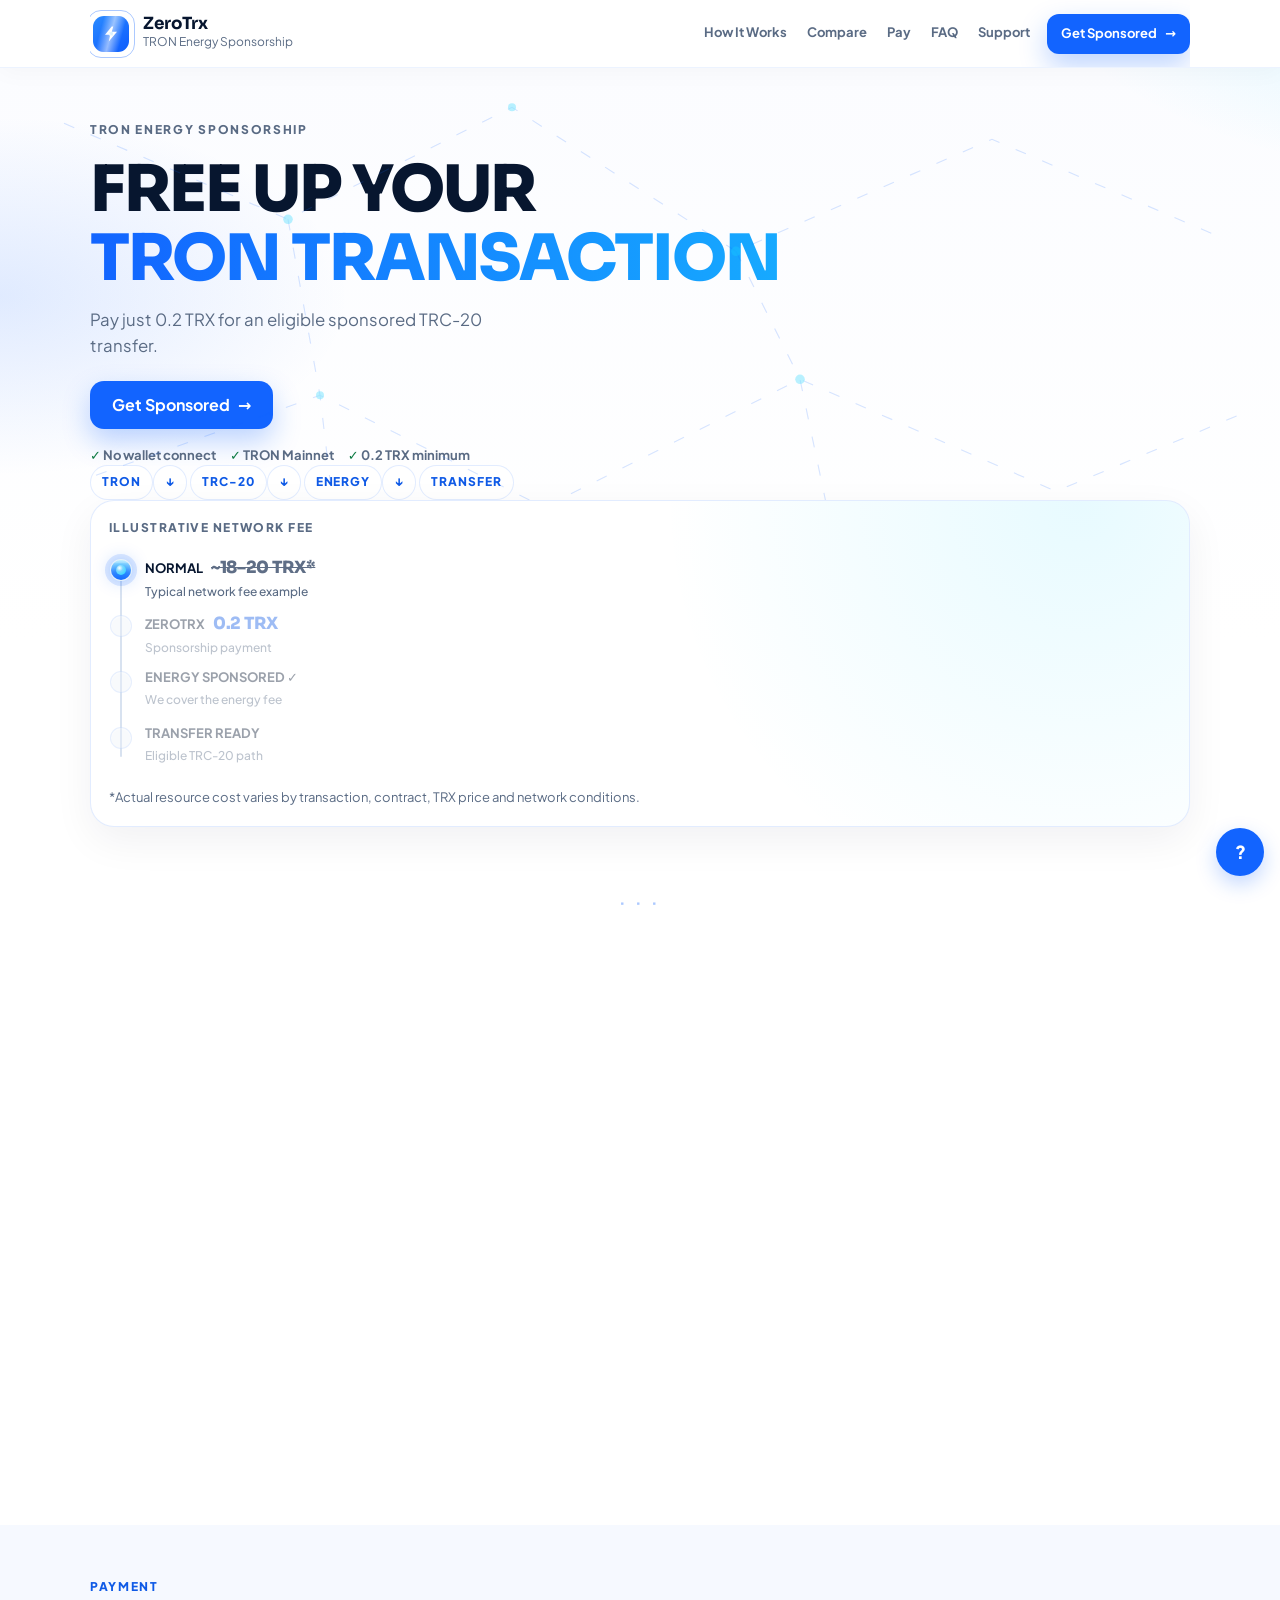
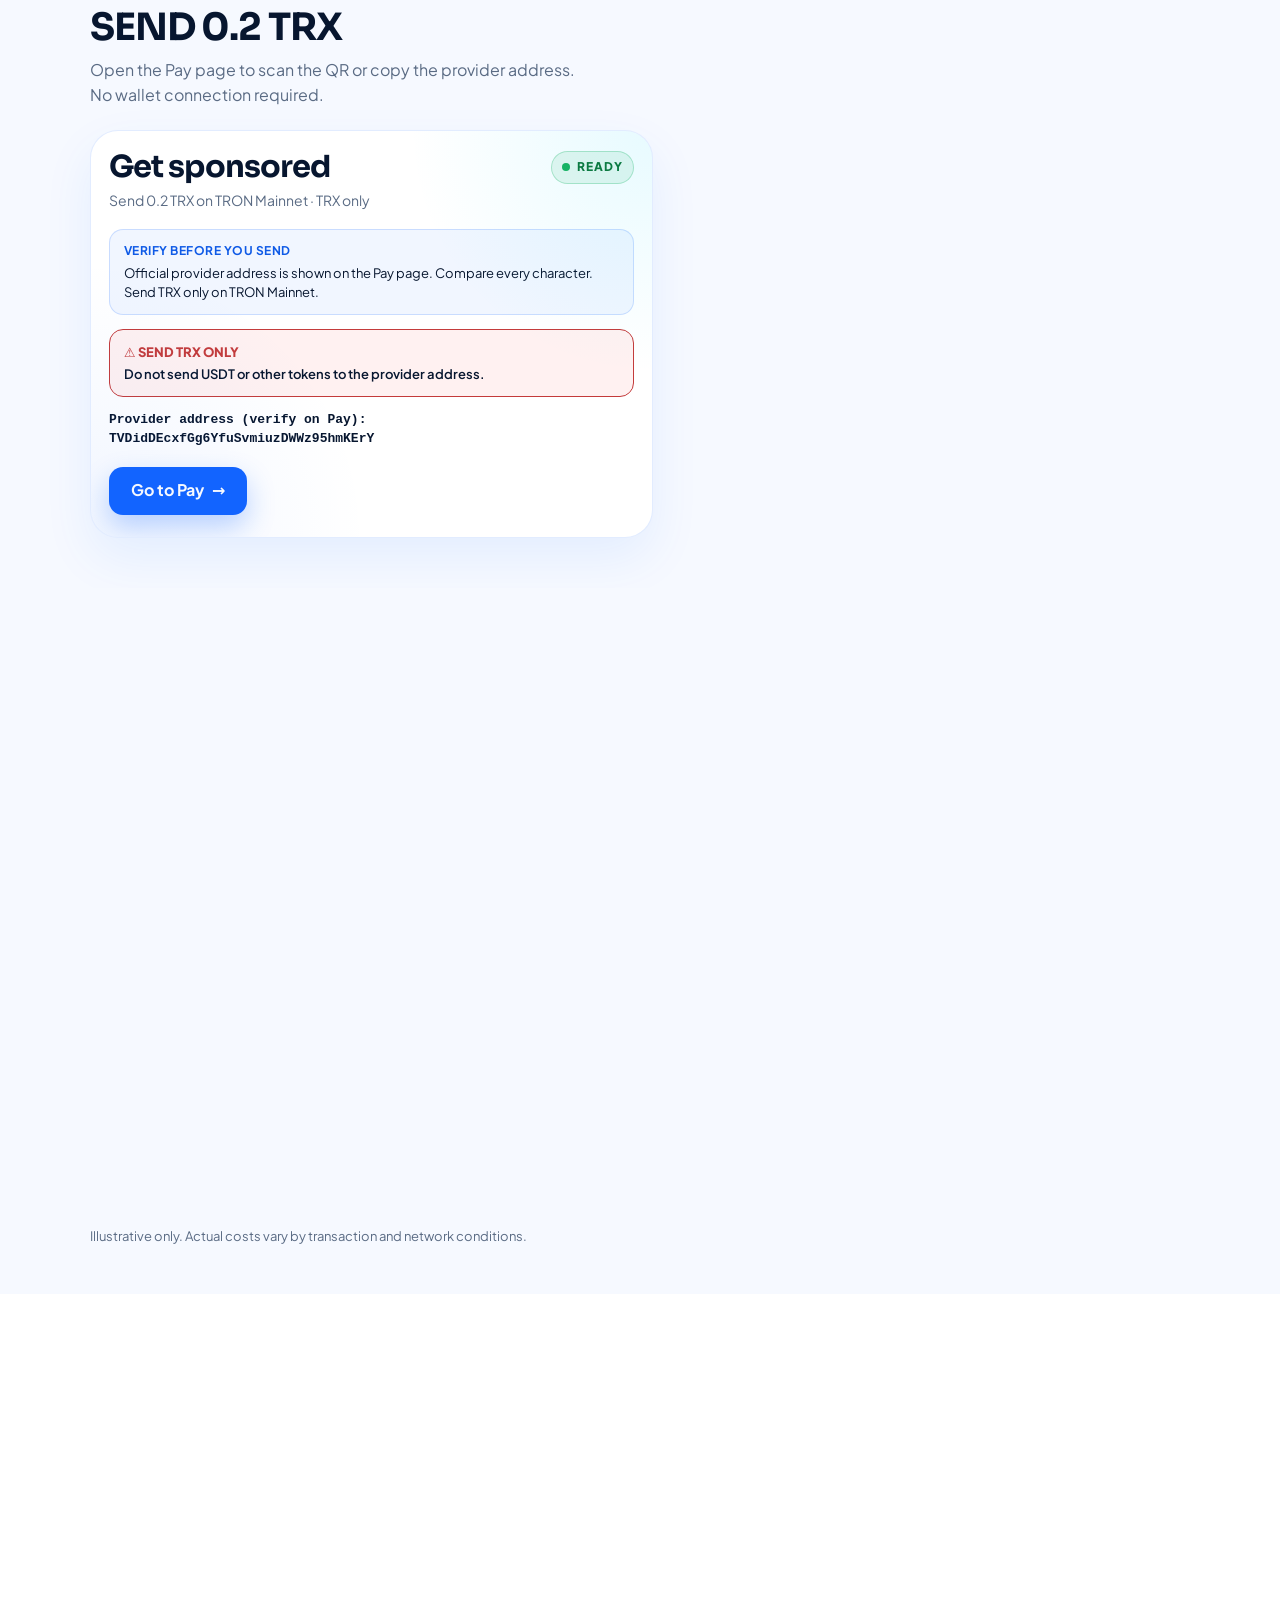
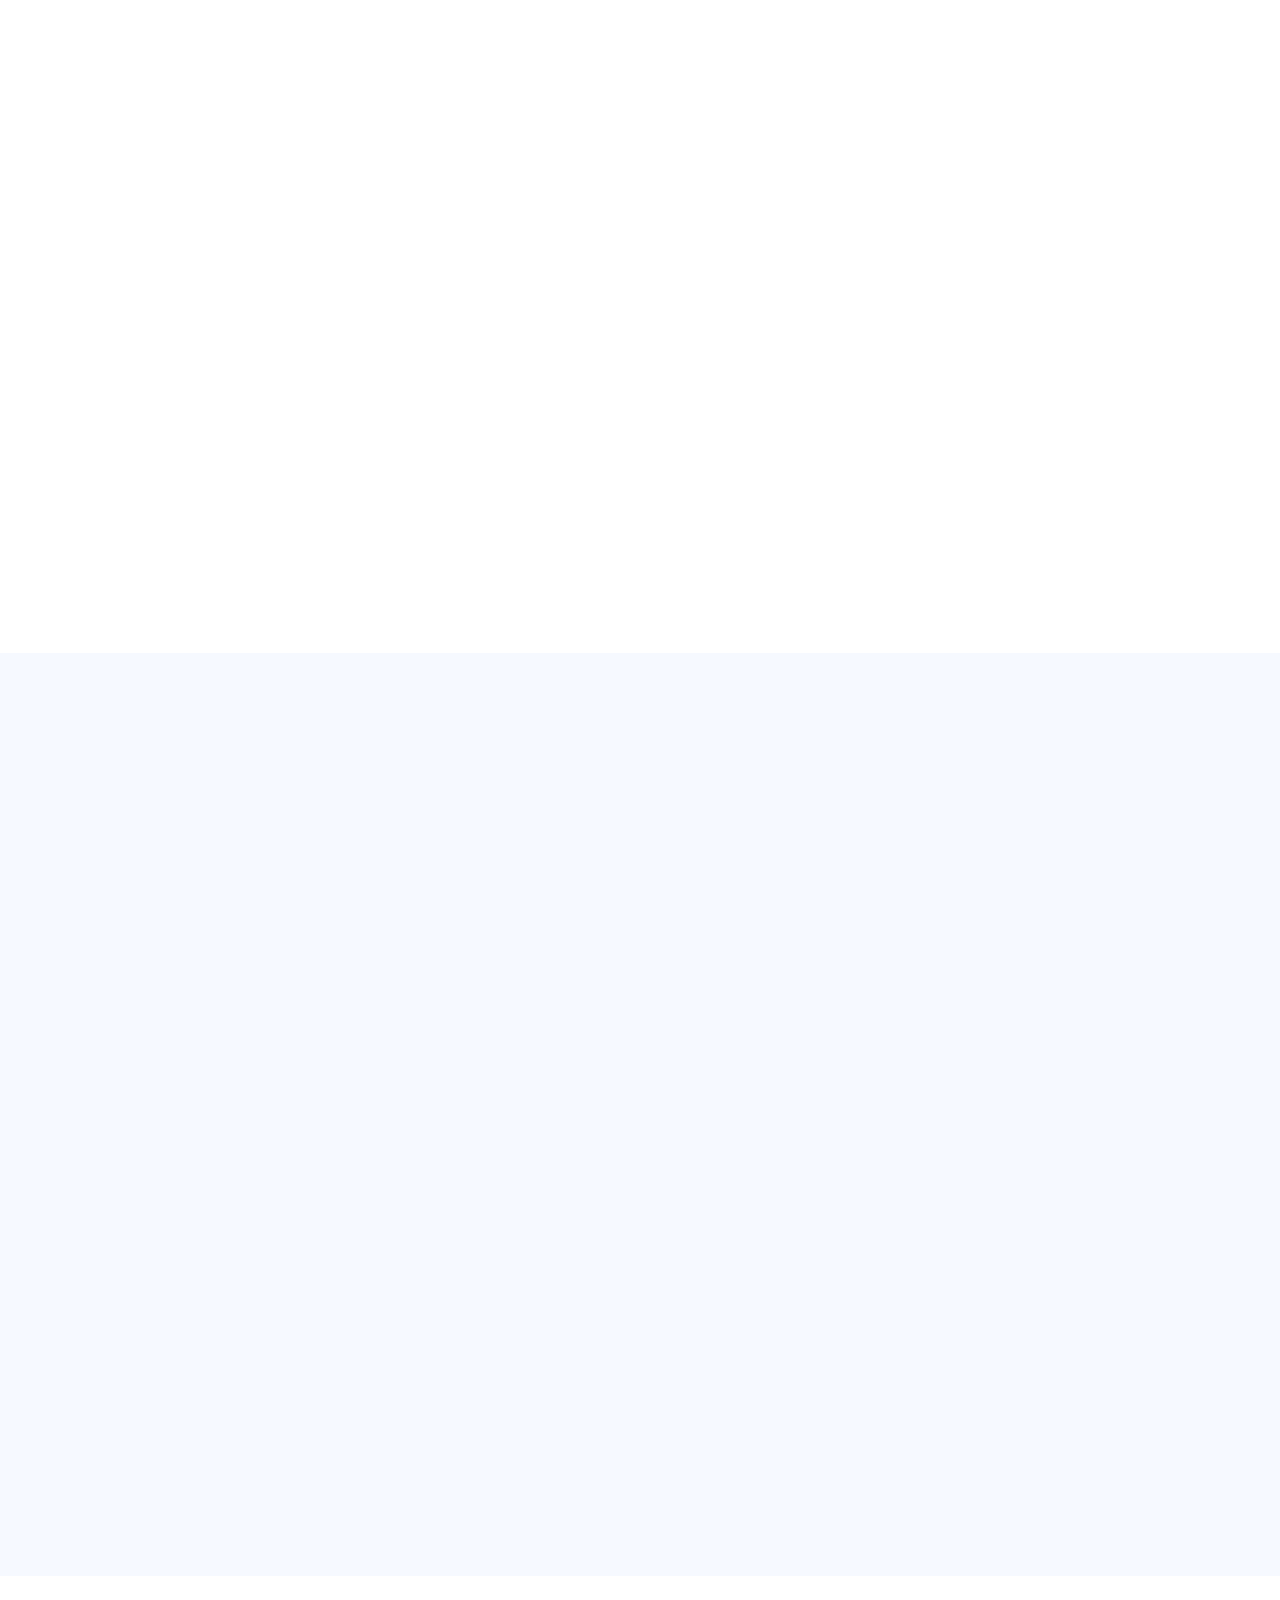
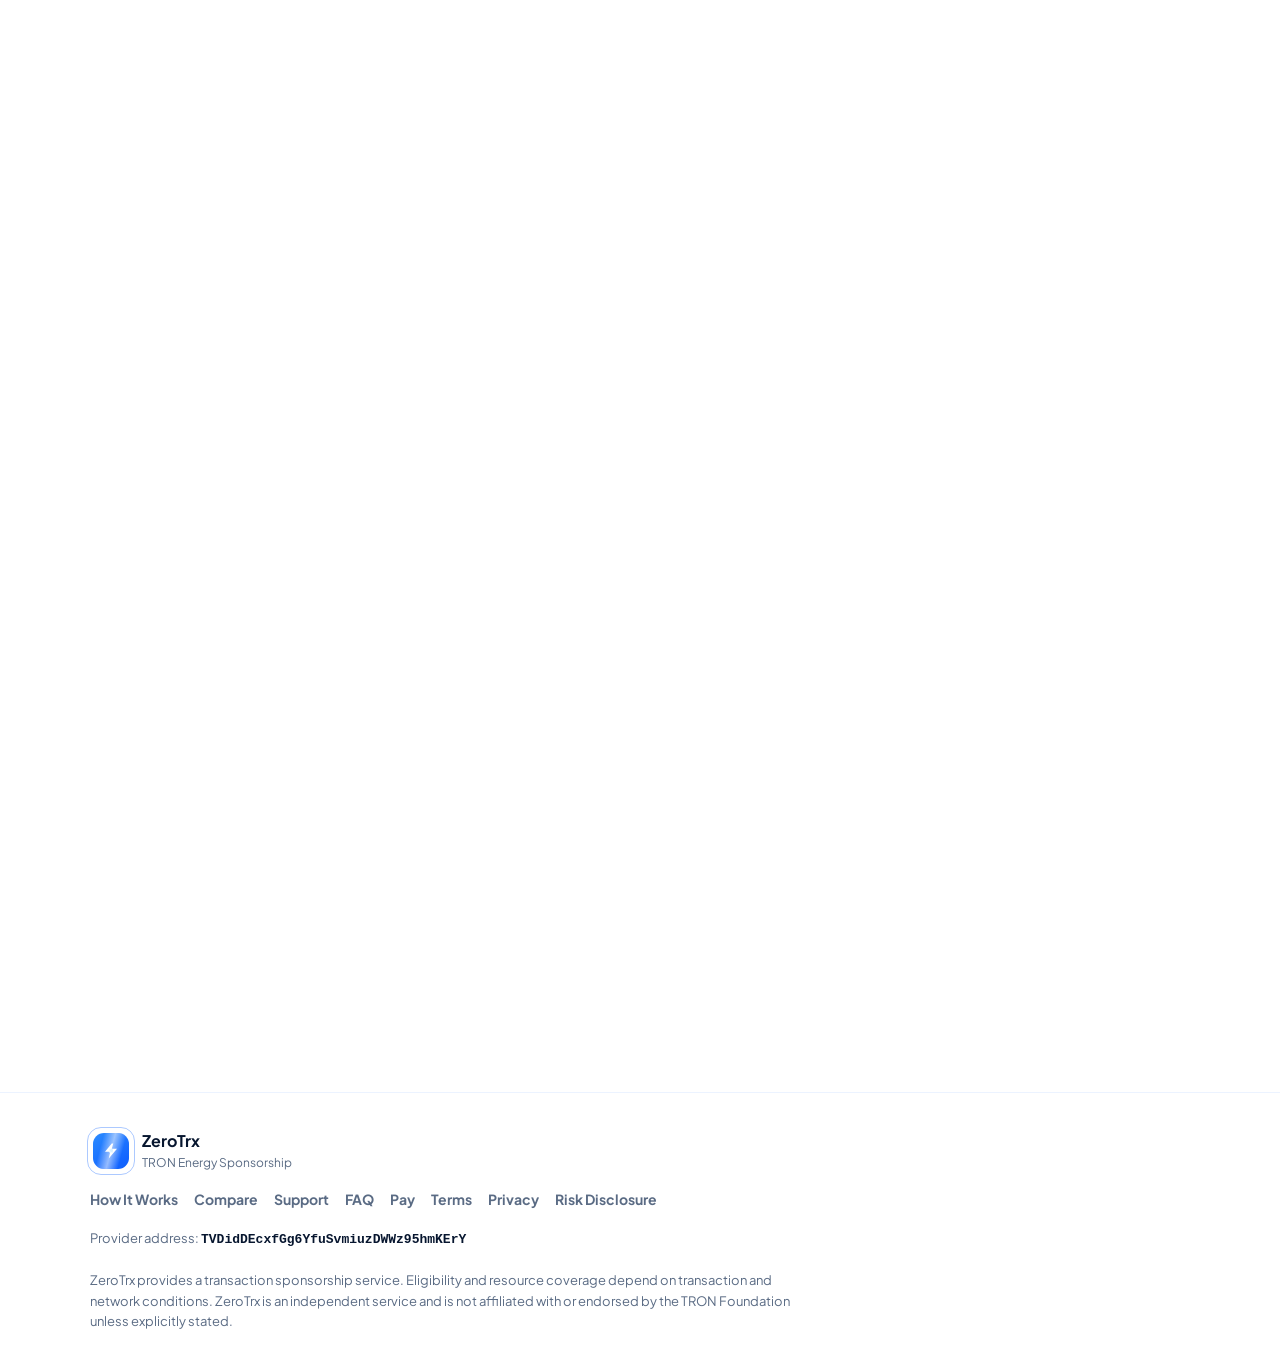
<file: index.html>
<!DOCTYPE html>
<html lang="en">
<head>
  <meta charset="UTF-8" />
  <meta name="viewport" content="width=device-width, initial-scale=1, viewport-fit=cover" />
  <meta http-equiv="Content-Security-Policy" content="default-src 'self'; script-src 'self'; style-src 'self'; img-src 'self' data:; font-src 'self'; connect-src 'self'; base-uri 'self'; form-action 'self'" />
  <meta name="referrer" content="strict-origin-when-cross-origin" />
  <meta name="theme-color" content="#1264FF" />
  <meta name="color-scheme" content="light" />
  <meta name="robots" content="index, follow, max-image-preview:large, max-snippet:-1, max-video-preview:-1" />
  <title>ZeroTrx — Free Up Your TRON Transaction | Pay 0.2 TRX for Sponsored Transfer</title>
  <meta name="description" content="Free up your TRON transaction. Pay just 0.2 TRX and get one eligible TRC-20 transfer sponsored. No wallet connect. Send TRX on TRON Mainnet." />
  <meta name="author" content="ZeroTrx" />
  <link rel="canonical" href="https://sparq.energy/" />
  <meta property="og:type" content="website" />
  <meta property="og:site_name" content="ZeroTrx" />
  <meta property="og:url" content="https://sparq.energy/" />
  <meta property="og:title" content="ZeroTrx — Free Up Your TRON Transaction" />
  <meta property="og:description" content="Pay just 0.2 TRX and get one eligible TRC-20 transfer sponsored. No wallet connect required." />
  <meta property="og:image" content="https://sparq.energy/og-cover.jpg" />
  <meta property="og:image:width" content="1200" />
  <meta property="og:image:height" content="630" />
  <meta name="twitter:card" content="summary_large_image" />
  <meta name="twitter:title" content="ZeroTrx — Free Up Your TRON Transaction" />
  <meta name="twitter:description" content="Pay 0.2 TRX. Get your eligible TRC-20 transfer sponsored." />
  <meta name="twitter:image" content="https://sparq.energy/og-cover.jpg" />
<link rel="icon" href="data:image/svg+xml,%3Csvg xmlns='http://www.w3.org/2000/svg' viewBox='0 0 64 64'%3E%3Crect width='64' height='64' rx='16' fill='%231264FF'/%3E%3Cpath d='M34 10 L18 34 H30 L26 54 L48 28 H34 Z' fill='white'/%3E%3C/svg%3E" />
  <script type="application/ld+json">
{
  "@context": "https://schema.org",
  "@type": "FAQPage",
  "mainEntity": [
    {
      "@type": "Question",
      "name": "Why do I need Energy?",
      "acceptedAnswer": {
        "@type": "Answer",
        "text": "TRC-20 transfers execute smart-contract operations that consume TRON network resources such as Energy."
      }
    },
    {
      "@type": "Question",
      "name": "Why does my USDT transfer cost TRX?",
      "acceptedAnswer": {
        "@type": "Answer",
        "text": "When sufficient Energy is unavailable, the network may require TRX to cover the corresponding resource cost for the smart-contract transfer."
      }
    },
    {
      "@type": "Question",
      "name": "How much do I pay?",
      "acceptedAnswer": {
        "@type": "Answer",
        "text": "0.2 TRX minimum."
      }
    },
    {
      "@type": "Question",
      "name": "What do I get?",
      "acceptedAnswer": {
        "@type": "Answer",
        "text": "One sponsored eligible TRC-20 transfer."
      }
    },
    {
      "@type": "Question",
      "name": "Do I need to connect my wallet?",
      "acceptedAnswer": {
        "@type": "Answer",
        "text": "No. You can send the required TRX manually to the displayed provider address."
      }
    },
    {
      "@type": "Question",
      "name": "What happens after I pay?",
      "acceptedAnswer": {
        "@type": "Answer",
        "text": "Payment is detected and confirmed, then the eligible sponsorship process can proceed."
      }
    },
    {
      "@type": "Question",
      "name": "Is the ~18–20 TRX network fee exact?",
      "acceptedAnswer": {
        "@type": "Answer",
        "text": "No. It is an illustrative example only. Actual network fees vary by transaction, token contract and network conditions. Dollar estimates are not used because TRX price changes."
      }
    },
    {
      "@type": "Question",
      "name": "What if I pay but my transfer is not eligible?",
      "acceptedAnswer": {
        "@type": "Answer",
        "text": "Sponsorship is not guaranteed for every payment. See Terms for the current refund and failure policy, and contact support@sparq.energy with your transaction ID."
      }
    },
    {
      "@type": "Question",
      "name": "Can I send USDT to the provider address?",
      "acceptedAnswer": {
        "@type": "Answer",
        "text": "No. Send TRX only to the provider address."
      }
    }
  ]
}
  </script>
  <link rel="stylesheet" href="css/site.css" />
</head>
<body>
  <a class="skip-link" href="#main">Skip to content</a>
  <header class="site-header">
    <div class="wrap header-inner">
      <a class="brand" href="index.html" aria-label="ZeroTrx home">
                <span class="logo-live" aria-hidden="true">
          <span class="logo-aura"></span>
          <span class="logo-ring"></span>
          <span class="spark spark-1"></span>
          <span class="spark spark-2"></span>
          <span class="spark spark-3"></span>
          <span class="logo-core">
            <svg class="bolt" viewBox="0 0 24 24" fill="none" aria-hidden="true">
              <path d="M13 2L4 13h7l-2 9 11-13h-7l2-7z" fill="currentColor"/>
            </svg>
          </span>
        </span>
        <span>
          <strong>ZeroTrx</strong>
          <span class="meta">TRON Energy Sponsorship</span>
        </span>
      </a>
      <nav class="desk-nav" aria-label="Primary">
        <a href="how-it-works.html">How It Works</a>
        <a href="compare.html">Compare</a>
        <a href="pay.html">Pay</a>
        <a href="faq.html">FAQ</a>
        <a href="support.html">Support</a>
        <a class="btn btn-primary desk-cta" href="pay.html">Get Sponsored <span class="arr">→</span></a>
      </nav>
      <button class="menu-btn" id="menuOpen" type="button" aria-label="Open menu" aria-expanded="false" aria-controls="drawer">
        <span class="bars" aria-hidden="true"><i></i><i></i></span>
      </button>
    </div>
  </header>

  <div class="drawer" id="drawer" hidden>
    <div class="drawer-panel" role="dialog" aria-modal="true" aria-label="Navigation">
      <div class="drawer-head">
        <strong>Navigate</strong>
        <button class="menu-btn is-back" id="menuClose" type="button" aria-label="Close menu">
          <span class="bars" aria-hidden="true"><i></i><i></i><i></i></span>
        </button>
      </div>
      <nav>
        <a href="how-it-works.html">How It Works</a>
        <a href="compare.html">Compare</a>
        <a href="pay.html">Pay</a>
        <a href="support.html">Support</a>
        <a href="faq.html">FAQ</a>
      </nav>
      <div class="drawer-cta">
        <a class="btn" href="pay.html">Get Sponsored →</a>
      </div>
    </div>
  </div>

  <main id="main">
    <!-- HERO -->
    <section class="hero">
      <div class="net-bg" aria-hidden="true">
        <svg viewBox="0 0 800 600" preserveAspectRatio="xMidYMid slice">
          <g stroke="#1264FF" stroke-width="0.7" fill="none" opacity="0.3">
            <path d="M40 80 L180 140 L320 70 L460 160 L620 90 L760 150"/>
            <path d="M60 300 L200 250 L340 320 L500 240 L660 310 L780 260"/>
            <path d="M80 480 L220 420 L380 500 L540 430 L700 490"/>
            <path d="M180 140 L200 250 L220 420"/>
            <path d="M460 160 L500 240 L540 430"/>
          </g>
          <g fill="#19D3FF" opacity="0.55">
            <circle cx="180" cy="140" r="3"/><circle cx="320" cy="70" r="2.5"/>
            <circle cx="460" cy="160" r="3"/><circle cx="200" cy="250" r="2.5"/>
            <circle cx="500" cy="240" r="3"/><circle cx="380" cy="500" r="2.5"/>
          </g>
        </svg>
</div>

      <div class="wrap hero-grid">
        <div>
          <div class="live-line">TRON Energy sponsorship</div>
          <h1 class="mt-14">
            <span>FREE UP YOUR</span>
            <span class="accent">TRON TRANSACTION</span>
          </h1>
          <p class="lead">Pay just 0.2 TRX for an eligible sponsored TRC-20 transfer.</p>
          <div class="hero-actions">
            <a class="btn btn-primary" href="pay.html">Get Sponsored <span class="arr">→</span></a>
          </div>
          <div class="micro">
            <span><b>✓</b> No wallet connect</span>
            <span><b>✓</b> TRON Mainnet</span>
            <span><b>✓</b> 0.2 TRX minimum</span>
          </div>
          <div class="rail" aria-hidden="true">
            <span>TRON</span><span class="pipe">↓</span>
            <span>TRC-20</span><span class="pipe">↓</span>
            <span>ENERGY</span><span class="pipe">↓</span>
            <span>TRANSFER</span>
          </div>
        </div>

        <aside class="tx-terminal" aria-label="Illustrative transaction visual">
          <div class="tx-top">
            <span>Illustrative network fee</span>
            <span class="tag">UI Visual</span>
          </div>
          <div class="tx-track">
            <div class="tx-particle" id="heroParticle" aria-hidden="true"></div>
            <div class="tx-row active" data-hero>
              <span class="node"></span>
              <div class="label">NORMAL <span class="price mute">~18–20 TRX*</span><small>Typical network fee example</small></div>
            </div>
            <div class="tx-row" data-hero>
              <span class="node"></span>
              <div class="label">ZEROTRX <span class="price spark">0.2 TRX</span><small>Sponsorship payment</small></div>
            </div>
            <div class="tx-row" data-hero>
              <span class="node"></span>
              <div class="label">ENERGY SPONSORED ✓<small>We cover the energy fee</small></div>
            </div>
            <div class="tx-row" data-hero>
              <span class="node"></span>
              <div class="label">TRANSFER READY<small>Eligible TRC-20 path</small></div>
            </div>
          </div>
          <p class="fine">*Actual resource cost varies by transaction, contract, TRX price and network conditions.</p>
        </aside>
      </div>
    </section>

    <div class="wrap">
      <div class="connector" aria-hidden="true">· · ·</div>
    </div>

    <!-- COST METER -->
    <section>
      <div class="wrap">
        <div class="sec-head reveal">
          <div class="eyebrow">Cost visualization</div>
          <h2 class="sec-title">See the sponsorship difference</h2>
          <p>An illustrative look at network fee versus the ZeroTrx payment.</p>
        </div>
        <div class="cost-meter reveal" id="costMeter" data-cost-text="~18–20 TRX network fee*">
          <div class="cost-stage">
            <div class="cost-type-wrap">
              <span class="cost-typed" id="costTyped"></span><span class="cost-caret" aria-hidden="true"></span>
              <span class="cost-strike" aria-hidden="true"></span>
            </div>
            <div class="cost-free" aria-hidden="true">
<span class="cost-free-text">ENERGY<br />COVERED</span>
              <span class="cost-free-sub">Network fee sponsorship</span>
            </div>
          </div>
          <div class="arrow">↓ WITH ZEROTRX ↓</div>
          <div class="to">0.2 TRX</div>
          <div class="ok">✓ ELIGIBLE TRANSFER · SPONSORED</div>
          <p class="fine">*Illustrative example only — not a guaranteed fee or saving. Actual network fees vary by transaction, token contract and network conditions. You still pay 0.2 TRX for sponsorship.</p>
        </div>
      </div>
    </section>

    <!-- PAYMENT -->
    <section class="soft" id="payment">
      <div class="wrap pay-shell">
        <div>
          <div class="sec-head">
            <div class="eyebrow">Payment</div>
            <h2 class="sec-title">SEND 0.2 TRX</h2>
            <p>Open the Pay page to scan the QR or copy the provider address. No wallet connection required.</p>
          </div>

          <div class="terminal pay-summary" id="paymentPortal">
            <div class="term-head">
              <h2>Get sponsored</h2>
              <div class="status-chip"><span class="dot" aria-hidden="true"></span> READY</div>
            </div>
            <p class="term-sub">Send 0.2 TRX on TRON Mainnet · TRX only</p>
            <div class="safety-banner" role="note">
              <strong>Verify before you send</strong>
              Official provider address is shown on the Pay page. Compare every character. Send TRX only on TRON Mainnet.
            </div>
            <div class="warn-soft">
              <strong>⚠ SEND TRX ONLY</strong>
              Do not send USDT or other tokens to the provider address.
            </div>
            <p class="fine mt-14 addr-text">Provider address (verify on Pay): <span id="verifyAddressHome">TVDidDEcxfGg6YfuSvmiuzDWWz95hmKErY</span></p>
            <div class="mt-18">
              <a class="btn btn-primary" href="pay.html">Go to Pay <span class="arr">→</span></a>
            </div>
          </div>
        </div>

        <div class="reveal">
          <div class="sec-head">
            <div class="eyebrow">How it works</div>
            <h2 class="sec-title" id="how">Transaction journey</h2>
            <p>From payment to sponsored transfer — eligibility applies.</p>
          </div>
          <div class="timeline" id="journey">
            <div class="step" data-step>
              <div class="step-num">01</div>
              <div class="step-body">
                <h3>SEND 0.2 TRX</h3>
                <p>Send the required TRX amount to the provider address.</p>
              </div>
            </div>
            <div class="step" data-step>
              <div class="step-num">02</div>
              <div class="step-body">
                <h3>PAYMENT CONFIRMED</h3>
                <p>Your TRX payment is detected and confirmed on TRON Mainnet.</p>
              </div>
            </div>
            <div class="step" data-step>
              <div class="step-num">03</div>
              <div class="step-body">
                <h3>ELIGIBILITY CHECK</h3>
                <p>The service checks whether the transfer qualifies for sponsorship.</p>
              </div>
            </div>
            <div class="step" data-step>
              <div class="step-num">04</div>
              <div class="step-body">
                <h3>ENERGY SPONSORED</h3>
                <p>We cover the energy fee for the eligible transfer.</p>
              </div>
            </div>
            <div class="step" data-step>
              <div class="step-num">05</div>
              <div class="step-body">
                <h3>TRANSFER READY</h3>
                <p>Complete your eligible TRC-20 transfer.</p>
              </div>
            </div>
          </div>
        </div>
      </div>
    </section>

    <!-- COMPARE -->
    <section class="soft" id="compare">
      <div class="wrap">
        <div class="sec-head reveal">
          <div class="eyebrow">Compare</div>
          <h2 class="sec-title">Why pay the full network fee?</h2>
          <p>See the difference sponsorship can make.</p>
        </div>
        <div class="dual reveal">
          <div class="path without">
            <h3>WITHOUT ZEROTRX</h3>
            <div class="path-flow">
              <span>TRC-20 transfer</span>
              <span class="arrow">↓</span>
              <span>Energy required</span>
              <span class="arrow">↓</span>
              <span>TRX consumed</span>
              <span class="arrow">↓</span>
              <span>Potentially higher resource cost</span>
            </div>
          </div>
          <div class="path with">
            <h3>WITH ZEROTRX</h3>
            <div class="path-flow">
              <span>Pay 0.2 TRX</span>
              <span class="arrow">↓</span>
              <span>Eligibility check</span>
              <span class="arrow">↓</span>
              <span>Energy sponsored</span>
              <span class="arrow">↓</span>
              <span>✓ Eligible transfer</span>
            </div>
          </div>
        </div>
        <div class="converge reveal">TRANSFER READY</div>
        <p class="fine">Illustrative only. Actual costs vary by transaction and network conditions.</p>
      </div>
    </section>

    <!-- ENERGY -->
    <section>
      <div class="wrap">
        <div class="sec-head reveal">
          <div class="eyebrow">Energy</div>
          <h2 class="sec-title">Why does TRON use Energy?</h2>
          <p>TRC-20 transfers can consume network resources. Energy is one of the resources used by TRON transactions. Sponsorship can cover the applicable resource requirement for eligible transfers.</p>
        </div>
        <div class="energy-flow reveal">
          <div><span class="n">1</span> TRC-20 transaction</div>
          <div><span class="n">2</span> Smart contract execution</div>
          <div><span class="n">3</span> Network resources</div>
          <div><span class="n">4</span> Energy</div>
          <div><span class="n">5</span> Resource cost → sponsorship can help</div>
        </div>
      </div>
    </section>

    <!-- TOKENS -->
    <section id="tokens">
      <div class="wrap">
        <div class="sec-head reveal">
          <div class="eyebrow">Eligibility</div>
          <h2 class="sec-title">Eligible TRC-20 transfers</h2>
          <p>Coverage depends on current compatibility and resource configuration. This is TRON TRC-20, not Ethereum ERC-20.</p>
        </div>
        <div class="token-grid reveal">
          <div class="token tron"><small>TRON</small><strong>TRX</strong></div>
          <div class="token trc"><small>TRC-20</small><strong>USDT</strong></div>
          <div class="token trc"><small>TRC-20</small><strong>USDC</strong></div>
          <div class="token other"><small>OTHER</small><strong>Eligible Tokens</strong></div>
        </div>
      </div>
    </section>

    <!-- TRUST -->
    <section class="soft">
      <div class="wrap">
        <div class="sec-head reveal">
          <div class="eyebrow">Transparent</div>
          <h2 class="sec-title">Built for clear sponsorship</h2>
        </div>
        <div class="trust-grid reveal">
          <div class="trust-item"><span class="ok">✓</span><div><strong>Clear 0.2 TRX minimum</strong><p>Know the sponsorship payment before you send.</p></div></div>
          <div class="trust-item"><span class="ok">✓</span><div><strong>No wallet connection required</strong><p>Send TRX manually from any TRON wallet.</p></div></div>
          <div class="trust-item"><span class="ok">✓</span><div><strong>TRON Mainnet · TRX only</strong><p>Never send USDT or other tokens to the provider address.</p></div></div>
          <div class="trust-item"><span class="ok">✓</span><div><strong>Eligibility-based coverage</strong><p>Sponsorship applies to eligible / supported transfers.</p></div></div>
        </div>
      </div>
    </section>

    <!-- SUPPORT -->
    <section class="soft" id="support">
      <div class="wrap">
        <div class="sec-head reveal">
          <div class="eyebrow">Support</div>
          <h2 class="sec-title">Need help?</h2>
        </div>
        <div class="contact-grid reveal">
          <div class="contact-card">
            <h3>Email</h3>
            <p>support@sparq.energy</p>
            <a class="btn btn-ghost" href="mailto:support@sparq.energy">Email us</a>
          </div>
          <div class="contact-card">
            <h3>Support page</h3>
            <p>Help with payment checks.</p>
            <a class="btn btn-ghost" href="support.html">Open support</a>
          </div>
          <div class="contact-card">
            <h3>Pay</h3>
            <p>Verify address, then send TRX only.</p>
            <a class="btn btn-ghost" href="pay.html">Open pay screen</a>
          </div>
        </div>
        <div class="sec-head reveal mt-36"><h2>Before you send</h2></div>
        <ul class="checklist reveal">
          <li>Send TRX only</li>
          <li>Use TRON Mainnet</li>
          <li>Verify the provider address before confirming</li>
          <li>Minimum payment is 0.2 TRX</li>
          <li>Do not send USDT or other tokens to the provider address</li>
          <li>Sponsorship depends on eligibility and resource availability</li>
        </ul>
      </div>
    </section>

    <!-- FAQ -->
    <section id="faq">
      <div class="wrap">
        <div class="sec-head reveal">
          <div class="eyebrow">FAQ</div>
          <h2 class="sec-title">Questions</h2>
        </div>
        <div class="faq reveal">
          <details>
            <summary>Why do I need Energy?</summary>
            <p>TRC-20 transfers execute smart-contract operations that consume TRON network resources such as Energy.</p>
          </details>
          <details>
            <summary>Why does my USDT transfer cost TRX?</summary>
            <p>When sufficient Energy is unavailable, the network may require TRX to cover the corresponding resource cost for the smart-contract transfer.</p>
          </details>
          <details>
            <summary>How much do I pay?</summary>
            <p>0.2 TRX minimum.</p>
          </details>
          <details>
            <summary>What do I get?</summary>
            <p>One sponsored eligible TRC-20 transfer.</p>
          </details>
          <details>
            <summary>Do I need to connect my wallet?</summary>
            <p>No. You can send the required TRX manually to the displayed provider address.</p>
          </details>
          <details>
            <summary>What happens after I pay?</summary>
            <p>Payment is detected and confirmed, then the eligible sponsorship process can proceed.</p>
          </details>
          <details>
            <summary>Is the ~18–20 TRX network fee exact?</summary>
            <p>No. It is an illustrative example only. Actual network fees vary by transaction, token contract and network conditions. Dollar estimates are not used because TRX price changes.</p>
          </details>
          <details>
            <summary>What if I pay but my transfer is not eligible?</summary>
            <p>Sponsorship is not guaranteed for every payment. See Terms for the current refund and failure policy, and contact support@sparq.energy with your transaction ID.</p>
          </details>
          <details>
            <summary>Can I send USDT to the provider address?</summary>
            <p>No. Send TRX only to the provider address.</p>
          </details>
        </div>
      </div>
    </section>

    <!-- FINAL CTA -->
    <section class="final">
      <div class="wrap">
        <div class="final-panel reveal">
          <div class="net-bg" aria-hidden="true">
            <svg viewBox="0 0 800 400" preserveAspectRatio="xMidYMid slice">
              <g stroke="#1264FF" stroke-width="0.6" fill="none" opacity="0.25">
                <path d="M20 80 L160 140 L300 60 L460 150 L620 70 L780 130"/>
                <path d="M40 260 L200 200 L360 280 L520 210 L700 270"/>
              </g>
              <g fill="#19D3FF" opacity="0.45">
                <circle cx="160" cy="140" r="3"/><circle cx="460" cy="150" r="3"/>
              </g>
            </svg>
          </div>
          <div class="final-meta">TRON MAINNET · TRC-20 · ENERGY</div>
          <h2>Ready to free up your next TRON transaction?</h2>
          <p>Pay 0.2 TRX and use the sponsorship service for your eligible transfer.</p>
          <a class="btn btn-primary" href="pay.html">Get Sponsored <span class="arr">→</span></a>
        </div>
      </div>
    </section>
  </main>

  <footer>
    <div class="wrap">
      <div class="foot-brand">
                <span class="logo-live" aria-hidden="true">
          <span class="logo-aura"></span>
          <span class="logo-ring"></span>
          <span class="spark spark-1"></span>
          <span class="spark spark-2"></span>
          <span class="spark spark-3"></span>
          <span class="logo-core">
            <svg class="bolt" viewBox="0 0 24 24" fill="none" aria-hidden="true">
              <path d="M13 2L4 13h7l-2 9 11-13h-7l2-7z" fill="currentColor"/>
            </svg>
          </span>
        </span>
        <div>
          <strong>ZeroTrx</strong>
          <div class="foot-tag">TRON Energy Sponsorship</div>
        </div>
      </div>
      <div class="foot-links">
        <a href="how-it-works.html">How It Works</a>
        <a href="compare.html">Compare</a>
        <a href="support.html">Support</a>
        <a href="faq.html">FAQ</a>
        <a href="pay.html">Pay</a>
        <a href="terms.html">Terms</a>
        <a href="privacy.html">Privacy</a>
        <a href="risk.html">Risk Disclosure</a>
      </div>
      <p class="legal">
        Provider address: <span id="verifyAddress">TVDidDEcxfGg6YfuSvmiuzDWWz95hmKErY</span><br /><br />
        ZeroTrx provides a transaction sponsorship service. Eligibility and resource coverage depend on transaction and network conditions.
        ZeroTrx is an independent service and is not affiliated with or endorsed by the TRON Foundation unless explicitly stated.
      </p>
    </div>
  </footer>

  <button class="support-fab" id="supportFab" type="button" aria-label="Open support">?</button>
  <div class="support-panel" id="supportPanel" role="dialog" aria-label="ZeroTrx support">
    <h3>ZeroTrx Support</h3>
    <p>No wallet connect needed. Help with payment checks and next steps.</p>
    <div class="support-actions">
      <a href="mailto:support@sparq.energy">Email support <span>→</span></a>
      <a href="support.html">Support page <span>→</span></a>
      <a href="pay.html">Pay screen <span>→</span></a>
      <button type="button" id="supportClose">Close</button>
    </div>
  </div>

  <div class="sticky-cta" role="region" aria-label="Mobile conversion bar">
    <p>0.2 TRX <small>minimum</small></p>
    <a class="btn btn-primary" href="pay.html">Get Sponsored <span class="arr">→</span></a>
  </div>
  <script src="js/config.js"></script>
  <script src="js/site.js"></script>

</body>
</html>
</file>
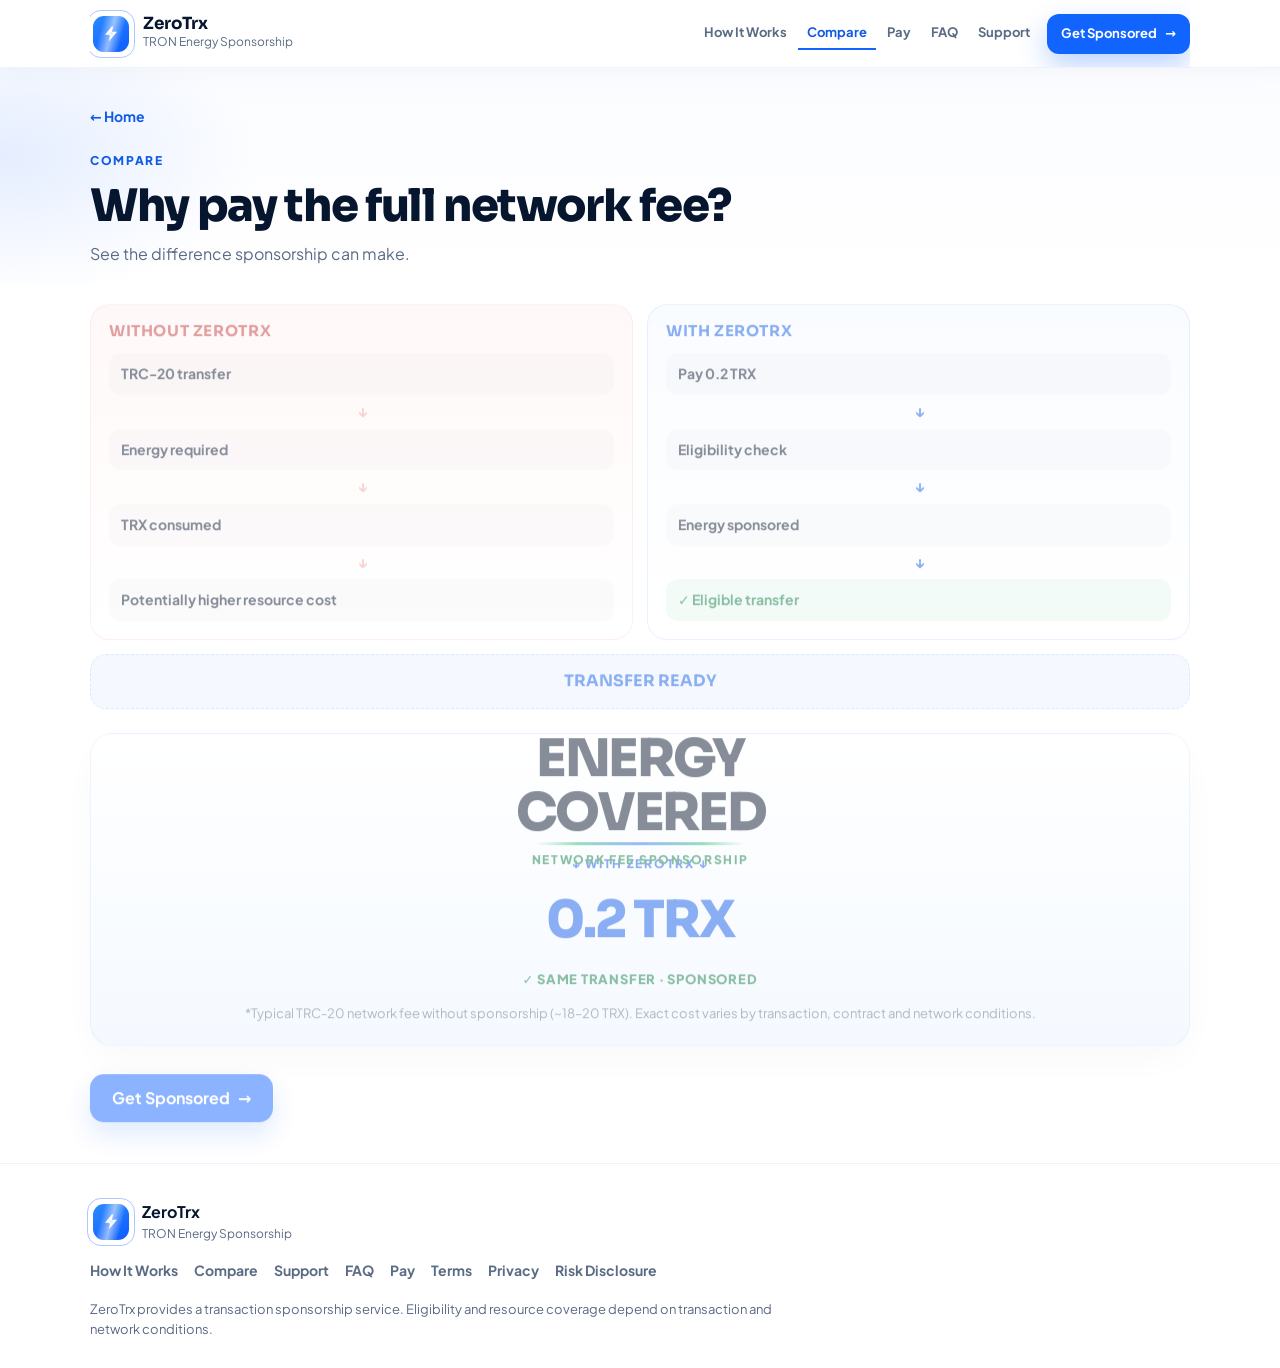
<file: compare.html>
<!DOCTYPE html>
<html lang="en">
<head>
  <meta charset="UTF-8" />
  <meta name="viewport" content="width=device-width, initial-scale=1, viewport-fit=cover" />
  <meta http-equiv="Content-Security-Policy" content="default-src 'self'; script-src 'self'; style-src 'self'; img-src 'self' data:; font-src 'self'; connect-src 'self'; base-uri 'self'; form-action 'self'" />
  <meta name="referrer" content="strict-origin-when-cross-origin" />
  <meta name="theme-color" content="#1264FF" />
  <title>Compare — ZeroTrx vs Full Network Cost</title>
  <meta name="description" content="See why paying the full TRON network fee may not be necessary with ZeroTrx sponsorship." />
  <link rel="canonical" href="https://sparq.energy/compare.html" />
  <meta property="og:type" content="website" />
  <meta property="og:site_name" content="ZeroTrx" />
  <meta property="og:url" content="https://sparq.energy/compare.html" />
  <meta property="og:title" content="Compare — ZeroTrx vs Full Network Cost" />
  <meta property="og:description" content="See why paying the full TRON network fee may not be necessary with ZeroTrx sponsorship." />
  <meta property="og:image" content="https://sparq.energy/og-cover.jpg" />
  <meta property="og:image:width" content="1200" />
  <meta property="og:image:height" content="630" />
  <meta name="twitter:card" content="summary_large_image" />
  <meta name="twitter:title" content="Compare — ZeroTrx vs Full Network Cost" />
  <meta name="twitter:description" content="See why paying the full TRON network fee may not be necessary with ZeroTrx sponsorship." />
  <meta name="twitter:image" content="https://sparq.energy/og-cover.jpg" />
<link rel="stylesheet" href="css/site.css" />
  <link rel="icon" href="data:image/svg+xml,%3Csvg xmlns='http://www.w3.org/2000/svg' viewBox='0 0 64 64'%3E%3Crect width='64' height='64' rx='16' fill='%231264FF'/%3E%3Cpath d='M34 10 L18 34 H30 L26 54 L48 28 H34 Z' fill='white'/%3E%3C/svg%3E" />
  
</head>
<body>
  <a class="skip-link" href="#main">Skip to content</a>
  <header class="site-header">
    <div class="wrap header-inner">
      <a class="brand" href="index.html" aria-label="ZeroTrx home">
                <span class="logo-live" aria-hidden="true">
          <span class="logo-aura"></span>
          <span class="logo-ring"></span>
          <span class="spark spark-1"></span>
          <span class="spark spark-2"></span>
          <span class="spark spark-3"></span>
          <span class="logo-core">
            <svg class="bolt" viewBox="0 0 24 24" fill="none" aria-hidden="true">
              <path d="M13 2L4 13h7l-2 9 11-13h-7l2-7z" fill="currentColor"/>
            </svg>
          </span>
        </span>
        <span>
          <strong>ZeroTrx</strong>
          <span class="meta">TRON Energy Sponsorship</span>
        </span>
      </a>
      <nav class="desk-nav" aria-label="Primary">
        <a href="how-it-works.html">How It Works</a>
        <a href="compare.html" class="is-active" aria-current="page">Compare</a>
        <a href="pay.html">Pay</a>
        <a href="faq.html">FAQ</a>
        <a href="support.html">Support</a>
        <a class="btn btn-primary desk-cta" href="pay.html">Get Sponsored <span class="arr">→</span></a>
      </nav>
      <button class="menu-btn" id="menuOpen" type="button" aria-label="Open menu" aria-expanded="false" aria-controls="drawer">
        <span class="bars" aria-hidden="true"><i></i><i></i></span>
      </button>
    </div>
  </header>

  <div class="drawer" id="drawer" hidden>
    <div class="drawer-panel" role="dialog" aria-modal="true" aria-label="Navigation">
      <div class="drawer-head">
        <button class="menu-btn is-back" id="menuClose" type="button" aria-label="Close menu">
          <span class="bars" aria-hidden="true"><i></i><i></i></span>
        </button>
        <span class="drawer-brand">ZeroTrx</span>
      </div>
            <nav>
        <a href="how-it-works.html">How It Works</a>
        <a href="compare.html" class="is-active">Compare</a>
        <a href="pay.html">Pay</a>
        <a href="support.html">Support</a>
        <a href="faq.html">FAQ</a>
      </nav>
      <div class="drawer-cta">
        <a class="btn" href="pay.html">Get Sponsored →</a>
      </div>
    </div>
  </div>

  <main id="main">
    <section class="page-hero">
      <div class="wrap">
        <div class="back-row"><a href="index.html">← Home</a></div>
<div class="eyebrow">Compare</div>
        <h1 class="sec-title">Why pay the full network fee?</h1>
        <p>See the difference sponsorship can make.</p>
      </div>
    </section>
    <section class="page-body">
      <div class="wrap reveal">
        <div class="dual">
          <div class="path without">
            <h3>WITHOUT ZEROTRX</h3>
            <div class="path-flow">
              <span>TRC-20 transfer</span><span class="arrow">↓</span>
              <span>Energy required</span><span class="arrow">↓</span>
              <span>TRX consumed</span><span class="arrow">↓</span>
              <span>Potentially higher resource cost</span>
            </div>
          </div>
          <div class="path with">
            <h3>WITH ZEROTRX</h3>
            <div class="path-flow">
              <span>Pay 0.2 TRX</span><span class="arrow">↓</span>
              <span>Eligibility check</span><span class="arrow">↓</span>
              <span>Energy sponsored</span><span class="arrow">↓</span>
              <span>✓ Eligible transfer</span>
            </div>
          </div>
        </div>
        <div class="converge">TRANSFER READY</div>
        <div class="cost-meter is-free mt-24">
          <div class="cost-stage">
            <div class="cost-type-wrap" aria-hidden="true">
              <span class="cost-typed">~18–20 TRX*</span>
              <span class="cost-strike"></span>
            </div>
            <div class="cost-free">
<span class="cost-free-text">ENERGY<br />COVERED</span>
              <span class="cost-free-sub">Network fee sponsorship</span>
            </div>
          </div>
          <div class="arrow">↓ WITH ZEROTRX ↓</div>
          <div class="to">0.2 TRX</div>
          <div class="ok">✓ SAME TRANSFER · SPONSORED</div>
          <p class="fine">*Typical TRC-20 network fee without sponsorship (~18–20 TRX). Exact cost varies by transaction, contract and network conditions.</p>
        </div>
        <div class="mt-28">
          <a class="btn btn-primary" href="pay.html">Get Sponsored <span class="arr">→</span></a>
        </div>
      </div>
    </section>

  </main>

  <footer>
    <div class="wrap">
      <div class="foot-brand">
                <span class="logo-live" aria-hidden="true">
          <span class="logo-aura"></span>
          <span class="logo-ring"></span>
          <span class="spark spark-1"></span>
          <span class="spark spark-2"></span>
          <span class="spark spark-3"></span>
          <span class="logo-core">
            <svg class="bolt" viewBox="0 0 24 24" fill="none" aria-hidden="true">
              <path d="M13 2L4 13h7l-2 9 11-13h-7l2-7z" fill="currentColor"/>
            </svg>
          </span>
        </span>
        <div>
          <strong>ZeroTrx</strong>
          <div class="foot-tag">TRON Energy Sponsorship</div>
        </div>
      </div>
                  <div class="foot-links">
        <a href="how-it-works.html">How It Works</a>
        <a href="compare.html">Compare</a>
        <a href="support.html">Support</a>
        <a href="faq.html">FAQ</a>
        <a href="pay.html">Pay</a>
        <a href="terms.html">Terms</a>
        <a href="privacy.html">Privacy</a>
        <a href="risk.html">Risk Disclosure</a>
      </div>
      <p class="legal">ZeroTrx provides a transaction sponsorship service. Eligibility and resource coverage depend on transaction and network conditions.</p>
    </div>
  </footer>

  <div class="sticky-cta" role="region" aria-label="Mobile conversion bar">
    <p>0.2 TRX <small>minimum</small></p>
    <a class="btn btn-primary" href="pay.html">Get Sponsored <span class="arr">→</span></a>
  </div>
  <script src="js/config.js"></script>
  <script src="js/site.js"></script>

</body>
</html>
</file>
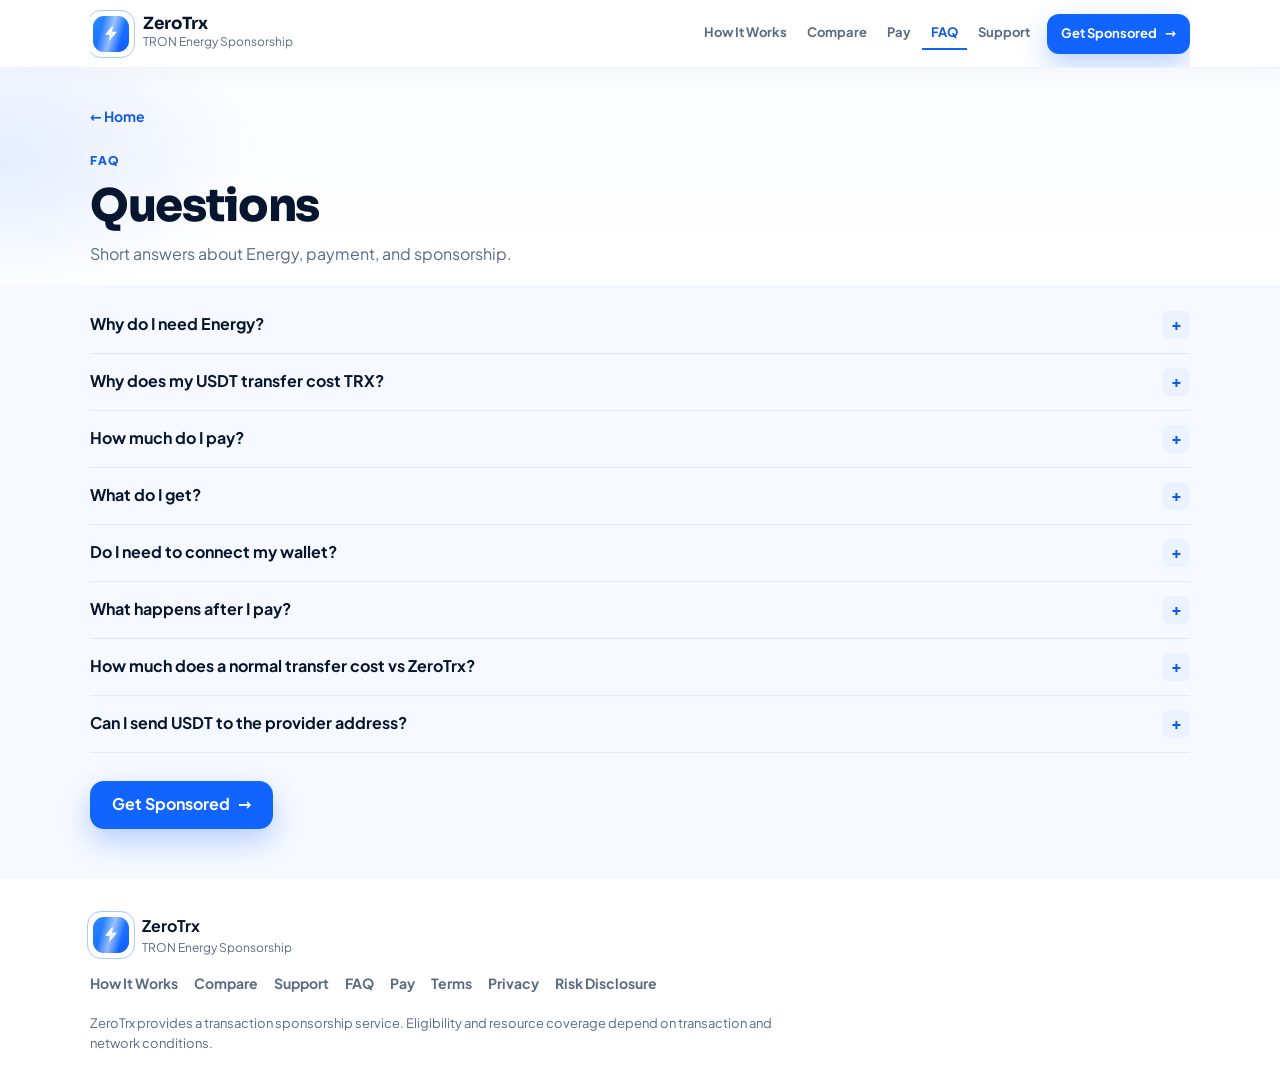
<file: faq.html>
<!DOCTYPE html>
<html lang="en">
<head>
  <meta charset="UTF-8" />
  <meta name="viewport" content="width=device-width, initial-scale=1, viewport-fit=cover" />
  <meta http-equiv="Content-Security-Policy" content="default-src 'self'; script-src 'self'; style-src 'self'; img-src 'self' data:; font-src 'self'; connect-src 'self'; base-uri 'self'; form-action 'self'" />
  <meta name="referrer" content="strict-origin-when-cross-origin" />
  <meta name="theme-color" content="#1264FF" />
  <title>FAQ — ZeroTrx TRON Energy Sponsorship</title>
  <meta name="description" content="Frequently asked questions about ZeroTrx Energy sponsorship, payments, and eligibility." />
  <link rel="canonical" href="https://sparq.energy/faq.html" />
  <meta property="og:type" content="website" />
  <meta property="og:site_name" content="ZeroTrx" />
  <meta property="og:url" content="https://sparq.energy/faq.html" />
  <meta property="og:title" content="FAQ — ZeroTrx TRON Energy Sponsorship" />
  <meta property="og:description" content="Frequently asked questions about ZeroTrx Energy sponsorship, payments, and eligibility." />
  <meta property="og:image" content="https://sparq.energy/og-cover.jpg" />
  <meta property="og:image:width" content="1200" />
  <meta property="og:image:height" content="630" />
  <meta name="twitter:card" content="summary_large_image" />
  <meta name="twitter:title" content="FAQ — ZeroTrx TRON Energy Sponsorship" />
  <meta name="twitter:description" content="Frequently asked questions about ZeroTrx Energy sponsorship, payments, and eligibility." />
  <meta name="twitter:image" content="https://sparq.energy/og-cover.jpg" />
<link rel="stylesheet" href="css/site.css" />
  <link rel="icon" href="data:image/svg+xml,%3Csvg xmlns='http://www.w3.org/2000/svg' viewBox='0 0 64 64'%3E%3Crect width='64' height='64' rx='16' fill='%231264FF'/%3E%3Cpath d='M34 10 L18 34 H30 L26 54 L48 28 H34 Z' fill='white'/%3E%3C/svg%3E" />
  
  <script type="application/ld+json">
{
  "@context": "https://schema.org",
  "@type": "FAQPage",
  "mainEntity": [
    {
      "@type": "Question",
      "name": "Why do I need Energy?",
      "acceptedAnswer": {
        "@type": "Answer",
        "text": "TRC-20 transfers execute smart-contract operations that consume TRON network resources such as Energy."
      }
    },
    {
      "@type": "Question",
      "name": "Why does my USDT transfer cost TRX?",
      "acceptedAnswer": {
        "@type": "Answer",
        "text": "When sufficient Energy is unavailable, the network may require TRX to cover the corresponding resource cost for the smart-contract transfer."
      }
    },
    {
      "@type": "Question",
      "name": "How much do I pay?",
      "acceptedAnswer": {
        "@type": "Answer",
        "text": "0.2 TRX minimum."
      }
    },
    {
      "@type": "Question",
      "name": "What do I get?",
      "acceptedAnswer": {
        "@type": "Answer",
        "text": "One sponsored eligible TRC-20 transfer."
      }
    },
    {
      "@type": "Question",
      "name": "Do I need to connect my wallet?",
      "acceptedAnswer": {
        "@type": "Answer",
        "text": "No. You can send the required TRX manually to the displayed provider address."
      }
    },
    {
      "@type": "Question",
      "name": "What happens after I pay?",
      "acceptedAnswer": {
        "@type": "Answer",
        "text": "Payment is detected and confirmed, then the eligible sponsorship process can proceed."
      }
    },
    {
      "@type": "Question",
      "name": "How much does a normal transfer cost vs ZeroTrx?",
      "acceptedAnswer": {
        "@type": "Answer",
        "text": "Without sponsorship, a typical TRC-20 transfer can cost roughly 18–20 TRX in network fees. With ZeroTrx, you pay 0.2 TRX for an eligible sponsored transfer. Exact resource cost still varies by transaction, token contract, TRX price and network conditions."
      }
    },
    {
      "@type": "Question",
      "name": "Can I send USDT to the provider address?",
      "acceptedAnswer": {
        "@type": "Answer",
        "text": "No. Send TRX only to the provider address."
      }
    }
  ]
}
  </script>
</head>
<body>
  <a class="skip-link" href="#main">Skip to content</a>
  <header class="site-header">
    <div class="wrap header-inner">
      <a class="brand" href="index.html" aria-label="ZeroTrx home">
                <span class="logo-live" aria-hidden="true">
          <span class="logo-aura"></span>
          <span class="logo-ring"></span>
          <span class="spark spark-1"></span>
          <span class="spark spark-2"></span>
          <span class="spark spark-3"></span>
          <span class="logo-core">
            <svg class="bolt" viewBox="0 0 24 24" fill="none" aria-hidden="true">
              <path d="M13 2L4 13h7l-2 9 11-13h-7l2-7z" fill="currentColor"/>
            </svg>
          </span>
        </span>
        <span>
          <strong>ZeroTrx</strong>
          <span class="meta">TRON Energy Sponsorship</span>
        </span>
      </a>
      <nav class="desk-nav" aria-label="Primary">
        <a href="how-it-works.html">How It Works</a>
        <a href="compare.html">Compare</a>
        <a href="pay.html">Pay</a>
        <a href="faq.html" class="is-active" aria-current="page">FAQ</a>
        <a href="support.html">Support</a>
        <a class="btn btn-primary desk-cta" href="pay.html">Get Sponsored <span class="arr">→</span></a>
      </nav>
      <button class="menu-btn" id="menuOpen" type="button" aria-label="Open menu" aria-expanded="false" aria-controls="drawer">
        <span class="bars" aria-hidden="true"><i></i><i></i></span>
      </button>
    </div>
  </header>

  <div class="drawer" id="drawer" hidden>
    <div class="drawer-panel" role="dialog" aria-modal="true" aria-label="Navigation">
      <div class="drawer-head">
        <button class="menu-btn is-back" id="menuClose" type="button" aria-label="Close menu">
          <span class="bars" aria-hidden="true"><i></i><i></i></span>
        </button>
        <span class="drawer-brand">ZeroTrx</span>
      </div>
            <nav>
        <a href="how-it-works.html">How It Works</a>
        <a href="compare.html">Compare</a>
        <a href="pay.html">Pay</a>
        <a href="support.html">Support</a>
        <a href="faq.html" class="is-active">FAQ</a>
      </nav>
      <div class="drawer-cta">
        <a class="btn" href="pay.html">Get Sponsored →</a>
      </div>
    </div>
  </div>

  <main id="main">
    <section class="page-hero">
      <div class="wrap">
        <div class="back-row"><a href="index.html">← Home</a></div>
<div class="eyebrow">FAQ</div>
        <h1 class="sec-title">Questions</h1>
        <p>Short answers about Energy, payment, and sponsorship.</p>
      </div>
    </section>
    <section class="page-body soft">
      <div class="wrap faq reveal">
        <details><summary>Why do I need Energy?</summary><p>TRC-20 transfers execute smart-contract operations that consume TRON network resources such as Energy.</p></details>
        <details><summary>Why does my USDT transfer cost TRX?</summary><p>When sufficient Energy is unavailable, the network may require TRX to cover the corresponding resource cost for the smart-contract transfer.</p></details>
        <details><summary>How much do I pay?</summary><p>0.2 TRX minimum.</p></details>
        <details><summary>What do I get?</summary><p>One sponsored eligible TRC-20 transfer.</p></details>
        <details><summary>Do I need to connect my wallet?</summary><p>No. You can send the required TRX manually to the displayed provider address.</p></details>
        <details><summary>What happens after I pay?</summary><p>Payment is detected and confirmed, then the eligible sponsorship process can proceed.</p></details>
        <details><summary>How much does a normal transfer cost vs ZeroTrx?</summary><p>Without sponsorship, a typical TRC-20 transfer can cost roughly 18–20 TRX in network fees. With ZeroTrx, you pay 0.2 TRX for an eligible sponsored transfer. Exact resource cost still varies by transaction, token contract, TRX price and network conditions.</p></details>
        <details><summary>Can I send USDT to the provider address?</summary><p>No. Send TRX only to the provider address.</p></details>
        <div class="mt-28">
          <a class="btn btn-primary" href="pay.html">Get Sponsored <span class="arr">→</span></a>
        </div>
      </div>
    </section>

  </main>

  <footer>
    <div class="wrap">
      <div class="foot-brand">
                <span class="logo-live" aria-hidden="true">
          <span class="logo-aura"></span>
          <span class="logo-ring"></span>
          <span class="spark spark-1"></span>
          <span class="spark spark-2"></span>
          <span class="spark spark-3"></span>
          <span class="logo-core">
            <svg class="bolt" viewBox="0 0 24 24" fill="none" aria-hidden="true">
              <path d="M13 2L4 13h7l-2 9 11-13h-7l2-7z" fill="currentColor"/>
            </svg>
          </span>
        </span>
        <div>
          <strong>ZeroTrx</strong>
          <div class="foot-tag">TRON Energy Sponsorship</div>
        </div>
      </div>
                  <div class="foot-links">
        <a href="how-it-works.html">How It Works</a>
        <a href="compare.html">Compare</a>
        <a href="support.html">Support</a>
        <a href="faq.html">FAQ</a>
        <a href="pay.html">Pay</a>
        <a href="terms.html">Terms</a>
        <a href="privacy.html">Privacy</a>
        <a href="risk.html">Risk Disclosure</a>
      </div>
      <p class="legal">ZeroTrx provides a transaction sponsorship service. Eligibility and resource coverage depend on transaction and network conditions.</p>
    </div>
  </footer>

  <div class="sticky-cta" role="region" aria-label="Mobile conversion bar">
    <p>0.2 TRX <small>minimum</small></p>
    <a class="btn btn-primary" href="pay.html">Get Sponsored <span class="arr">→</span></a>
  </div>
  <script src="js/config.js"></script>
  <script src="js/site.js"></script>

</body>
</html>
</file>
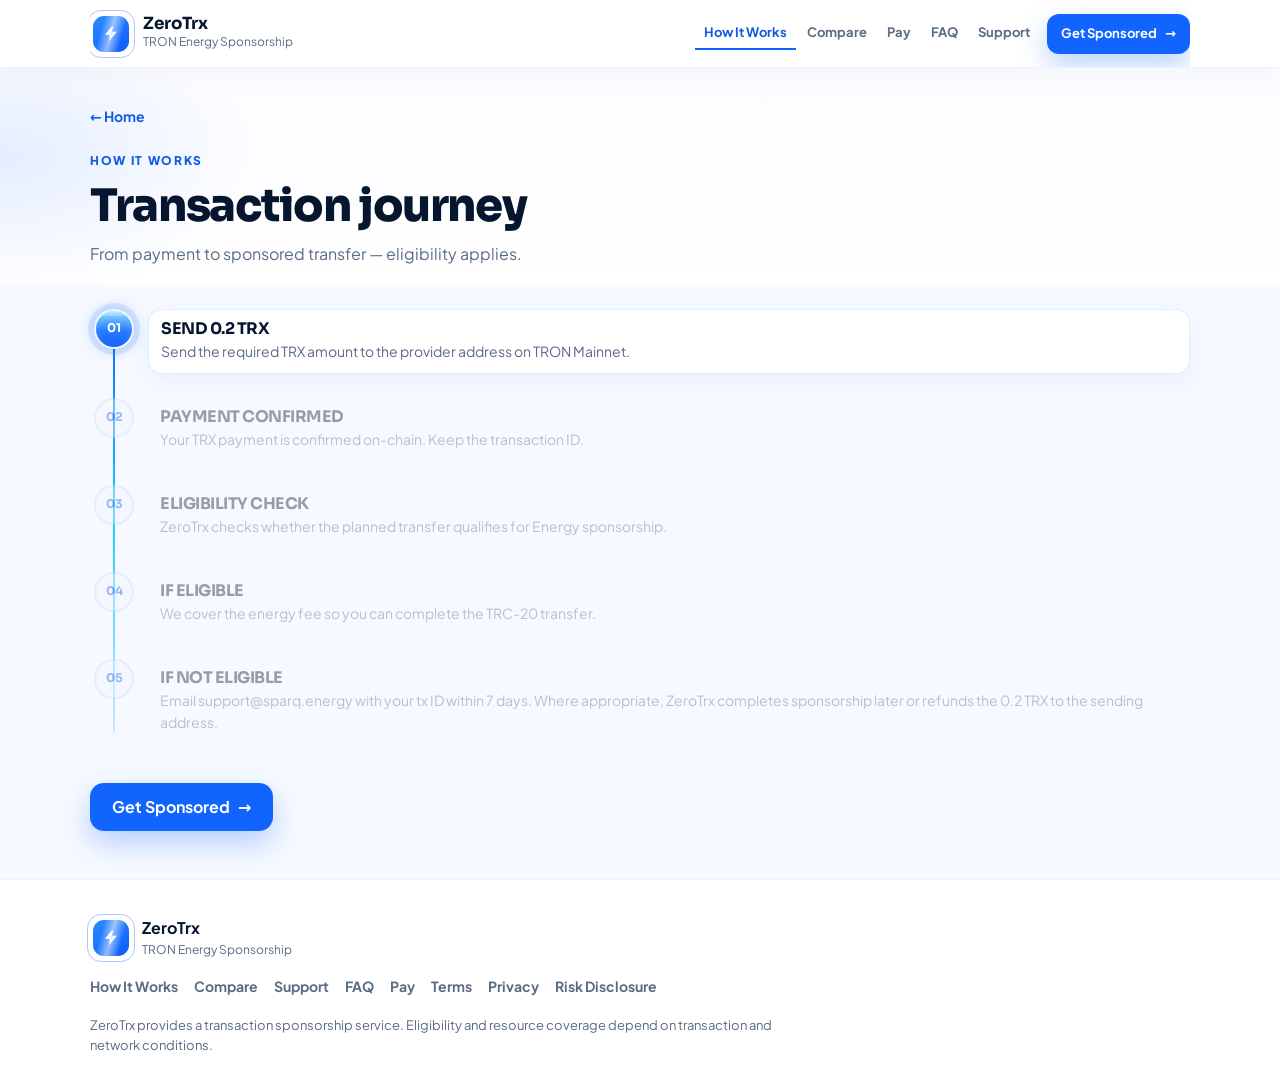
<file: how-it-works.html>
<!DOCTYPE html>
<html lang="en">
<head>
  <meta charset="UTF-8" />
  <meta name="viewport" content="width=device-width, initial-scale=1, viewport-fit=cover" />
  <meta http-equiv="Content-Security-Policy" content="default-src 'self'; script-src 'self'; style-src 'self'; img-src 'self' data:; font-src 'self'; connect-src 'self'; base-uri 'self'; form-action 'self'" />
  <meta name="referrer" content="strict-origin-when-cross-origin" />
  <meta name="theme-color" content="#1264FF" />
  <title>How It Works — ZeroTrx TRON Energy Sponsorship</title>
  <meta name="description" content="How ZeroTrx sponsorship works: send 0.2 TRX, payment confirmed, eligibility check, Energy sponsored, transfer ready." />
  <link rel="canonical" href="https://sparq.energy/how-it-works.html" />
  <meta property="og:type" content="website" />
  <meta property="og:site_name" content="ZeroTrx" />
  <meta property="og:url" content="https://sparq.energy/how-it-works.html" />
  <meta property="og:title" content="How It Works — ZeroTrx TRON Energy Sponsorship" />
  <meta property="og:description" content="How ZeroTrx sponsorship works: send 0.2 TRX, payment confirmed, eligibility check, Energy sponsored, transfer ready." />
  <meta property="og:image" content="https://sparq.energy/og-cover.jpg" />
  <meta property="og:image:width" content="1200" />
  <meta property="og:image:height" content="630" />
  <meta name="twitter:card" content="summary_large_image" />
  <meta name="twitter:title" content="How It Works — ZeroTrx TRON Energy Sponsorship" />
  <meta name="twitter:description" content="How ZeroTrx sponsorship works: send 0.2 TRX, payment confirmed, eligibility check, Energy sponsored, transfer ready." />
  <meta name="twitter:image" content="https://sparq.energy/og-cover.jpg" />
<link rel="stylesheet" href="css/site.css" />
  <link rel="icon" href="data:image/svg+xml,%3Csvg xmlns='http://www.w3.org/2000/svg' viewBox='0 0 64 64'%3E%3Crect width='64' height='64' rx='16' fill='%231264FF'/%3E%3Cpath d='M34 10 L18 34 H30 L26 54 L48 28 H34 Z' fill='white'/%3E%3C/svg%3E" />
  
</head>
<body>
  <a class="skip-link" href="#main">Skip to content</a>
  <header class="site-header">
    <div class="wrap header-inner">
      <a class="brand" href="index.html" aria-label="ZeroTrx home">
                <span class="logo-live" aria-hidden="true">
          <span class="logo-aura"></span>
          <span class="logo-ring"></span>
          <span class="spark spark-1"></span>
          <span class="spark spark-2"></span>
          <span class="spark spark-3"></span>
          <span class="logo-core">
            <svg class="bolt" viewBox="0 0 24 24" fill="none" aria-hidden="true">
              <path d="M13 2L4 13h7l-2 9 11-13h-7l2-7z" fill="currentColor"/>
            </svg>
          </span>
        </span>
        <span>
          <strong>ZeroTrx</strong>
          <span class="meta">TRON Energy Sponsorship</span>
        </span>
      </a>
      <nav class="desk-nav" aria-label="Primary">
        <a href="how-it-works.html" class="is-active" aria-current="page">How It Works</a>
        <a href="compare.html">Compare</a>
        <a href="pay.html">Pay</a>
        <a href="faq.html">FAQ</a>
        <a href="support.html">Support</a>
        <a class="btn btn-primary desk-cta" href="pay.html">Get Sponsored <span class="arr">→</span></a>
      </nav>
      <button class="menu-btn" id="menuOpen" type="button" aria-label="Open menu" aria-expanded="false" aria-controls="drawer">
        <span class="bars" aria-hidden="true"><i></i><i></i></span>
      </button>
    </div>
  </header>

  <div class="drawer" id="drawer" hidden>
    <div class="drawer-panel" role="dialog" aria-modal="true" aria-label="Navigation">
      <div class="drawer-head">
        <button class="menu-btn is-back" id="menuClose" type="button" aria-label="Close menu">
          <span class="bars" aria-hidden="true"><i></i><i></i></span>
        </button>
        <span class="drawer-brand">ZeroTrx</span>
      </div>
            <nav>
        <a href="how-it-works.html" class="is-active">How It Works</a>
        <a href="compare.html">Compare</a>
        <a href="pay.html">Pay</a>
        <a href="support.html">Support</a>
        <a href="faq.html">FAQ</a>
      </nav>
      <div class="drawer-cta">
        <a class="btn" href="pay.html">Get Sponsored →</a>
      </div>
    </div>
  </div>

  <main id="main">
    <section class="page-hero">
      <div class="wrap">
        <div class="back-row"><a href="index.html">← Home</a></div>
<div class="eyebrow">How it works</div>
        <h1 class="sec-title">Transaction journey</h1>
        <p>From payment to sponsored transfer — eligibility applies.</p>
      </div>
    </section>
    <section class="page-body soft">
      <div class="wrap reveal">
        <div class="timeline" id="journey">
          <div class="step"><div class="step-num">01</div><div class="step-body"><h3>SEND 0.2 TRX</h3><p>Send the required TRX amount to the provider address on TRON Mainnet.</p></div></div>
          <div class="step"><div class="step-num">02</div><div class="step-body"><h3>PAYMENT CONFIRMED</h3><p>Your TRX payment is confirmed on-chain. Keep the transaction ID.</p></div></div>
          <div class="step"><div class="step-num">03</div><div class="step-body"><h3>ELIGIBILITY CHECK</h3><p>ZeroTrx checks whether the planned transfer qualifies for Energy sponsorship.</p></div></div>
          <div class="step"><div class="step-num">04</div><div class="step-body"><h3>IF ELIGIBLE</h3><p>We cover the energy fee so you can complete the TRC-20 transfer.</p></div></div>
          <div class="step"><div class="step-num">05</div><div class="step-body"><h3>IF NOT ELIGIBLE</h3><p>Email support@sparq.energy with your tx ID within 7 days. Where appropriate, ZeroTrx completes sponsorship later or refunds the 0.2 TRX to the sending address.</p></div></div>
        </div>
        <div class="mt-28">
          <a class="btn btn-primary" href="pay.html">Get Sponsored <span class="arr">→</span></a>
        </div>
      </div>
    </section>

  </main>

  <footer>
    <div class="wrap">
      <div class="foot-brand">
                <span class="logo-live" aria-hidden="true">
          <span class="logo-aura"></span>
          <span class="logo-ring"></span>
          <span class="spark spark-1"></span>
          <span class="spark spark-2"></span>
          <span class="spark spark-3"></span>
          <span class="logo-core">
            <svg class="bolt" viewBox="0 0 24 24" fill="none" aria-hidden="true">
              <path d="M13 2L4 13h7l-2 9 11-13h-7l2-7z" fill="currentColor"/>
            </svg>
          </span>
        </span>
        <div>
          <strong>ZeroTrx</strong>
          <div class="foot-tag">TRON Energy Sponsorship</div>
        </div>
      </div>
                  <div class="foot-links">
        <a href="how-it-works.html">How It Works</a>
        <a href="compare.html">Compare</a>
        <a href="support.html">Support</a>
        <a href="faq.html">FAQ</a>
        <a href="pay.html">Pay</a>
        <a href="terms.html">Terms</a>
        <a href="privacy.html">Privacy</a>
        <a href="risk.html">Risk Disclosure</a>
      </div>
      <p class="legal">ZeroTrx provides a transaction sponsorship service. Eligibility and resource coverage depend on transaction and network conditions.</p>
    </div>
  </footer>

  <div class="sticky-cta" role="region" aria-label="Mobile conversion bar">
    <p>0.2 TRX <small>minimum</small></p>
    <a class="btn btn-primary" href="pay.html">Get Sponsored <span class="arr">→</span></a>
  </div>
  <script src="js/config.js"></script>
  <script src="js/site.js"></script>

</body>
</html>
</file>
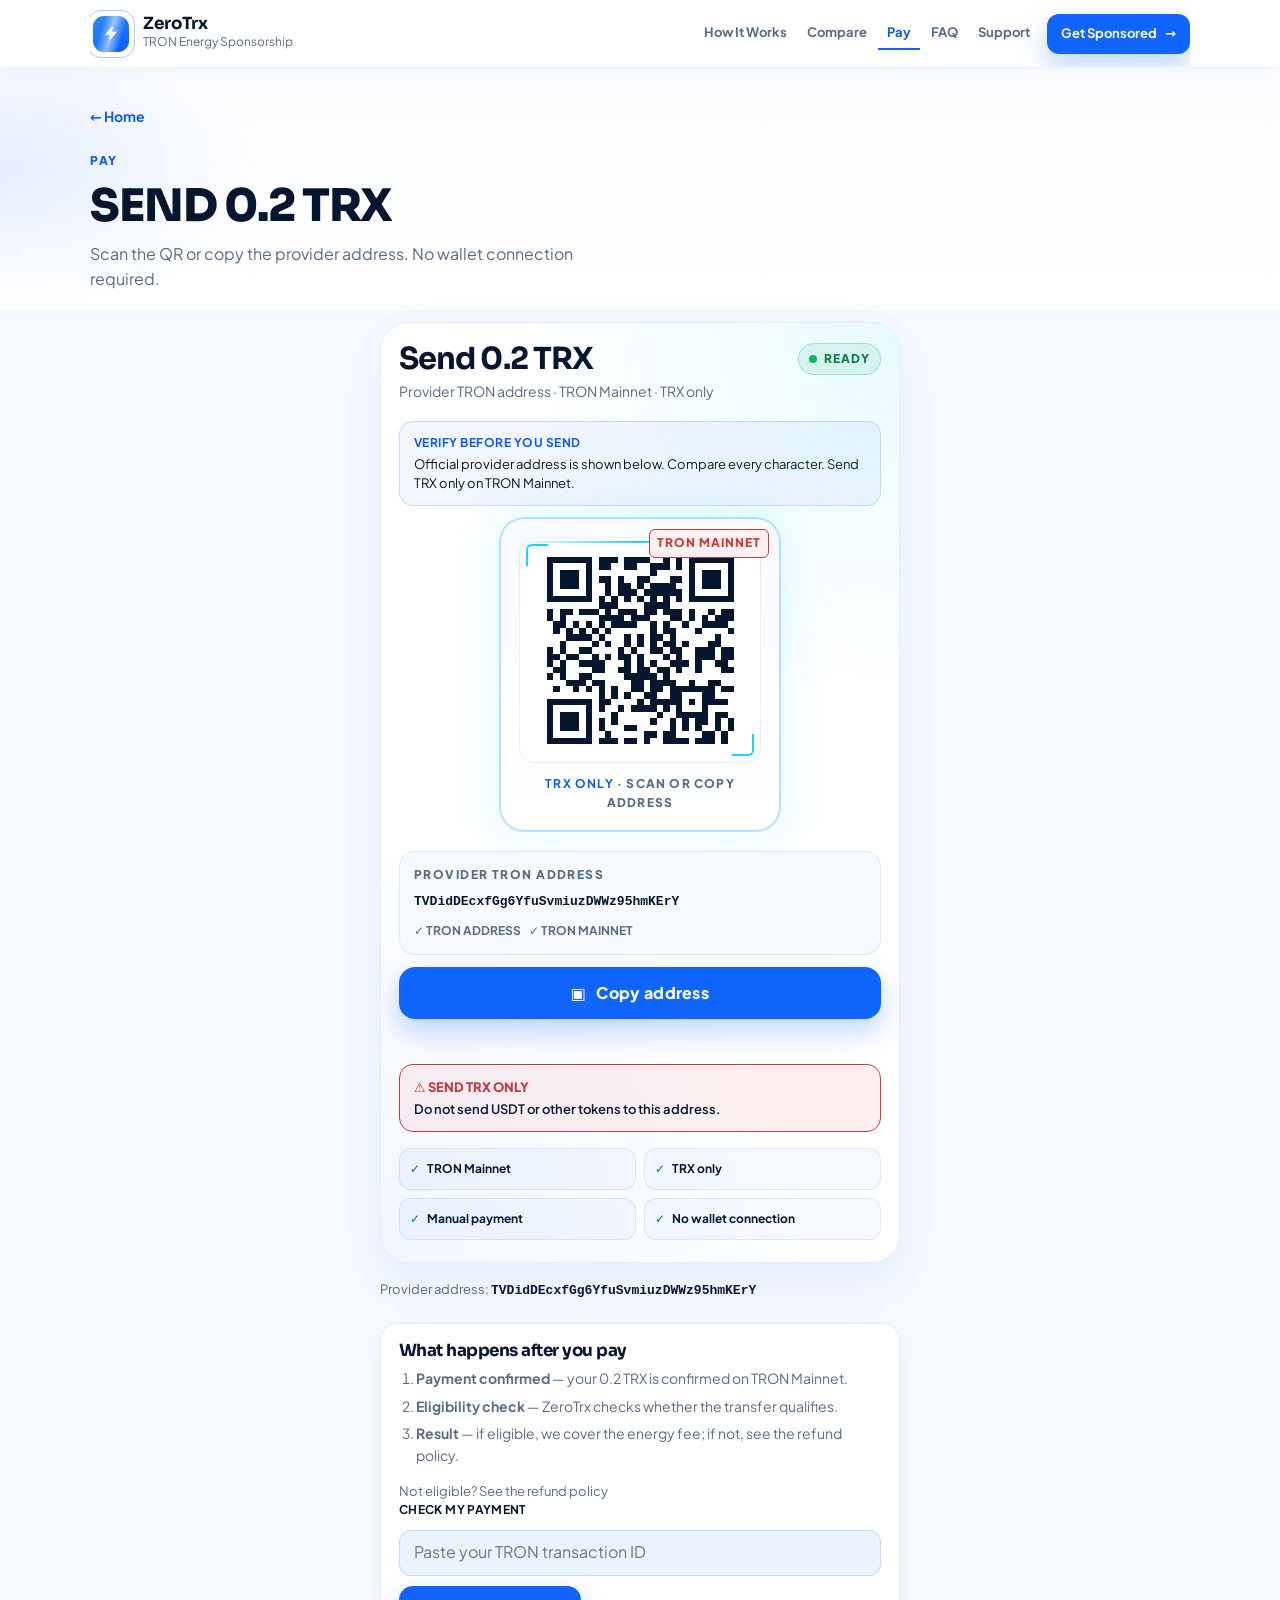
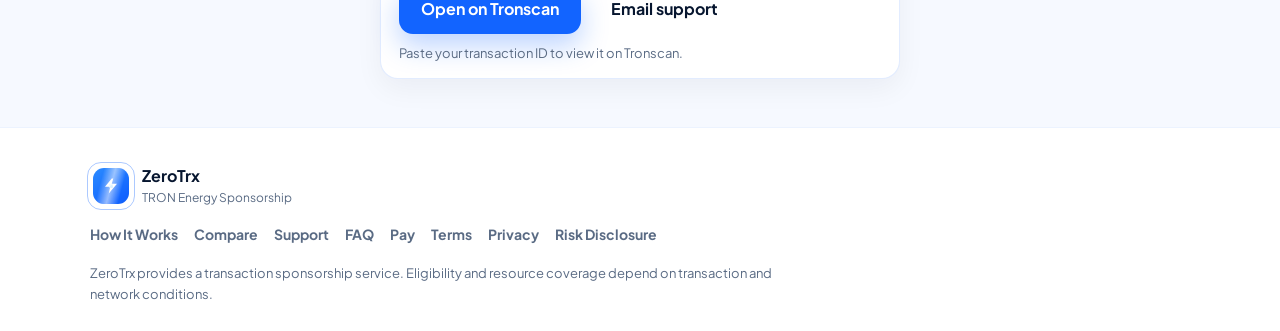
<file: pay.html>
<!DOCTYPE html>
<html lang="en">
<head>
  <meta charset="UTF-8" />
  <meta name="viewport" content="width=device-width, initial-scale=1, viewport-fit=cover" />
  <meta http-equiv="Content-Security-Policy" content="default-src 'self'; script-src 'self'; style-src 'self'; img-src 'self' data:; font-src 'self'; connect-src 'self'; base-uri 'self'; form-action 'self'" />
  <meta name="referrer" content="strict-origin-when-cross-origin" />
  <meta name="theme-color" content="#1264FF" />
  <title>Pay — Send 0.2 TRX | ZeroTrx</title>
  <meta name="description" content="Scan the QR or copy the ZeroTrx provider address. Send 0.2 TRX on TRON Mainnet." />
  <link rel="canonical" href="https://sparq.energy/pay.html" />
  <meta property="og:type" content="website" />
  <meta property="og:site_name" content="ZeroTrx" />
  <meta property="og:url" content="https://sparq.energy/pay.html" />
  <meta property="og:title" content="Pay — Send 0.2 TRX | ZeroTrx" />
  <meta property="og:description" content="Scan the QR or copy the ZeroTrx provider address. Send 0.2 TRX on TRON Mainnet." />
  <meta property="og:image" content="https://sparq.energy/og-cover.jpg" />
  <meta property="og:image:width" content="1200" />
  <meta property="og:image:height" content="630" />
  <meta name="twitter:card" content="summary_large_image" />
  <meta name="twitter:title" content="Pay — Send 0.2 TRX | ZeroTrx" />
  <meta name="twitter:description" content="Scan the QR or copy the ZeroTrx provider address. Send 0.2 TRX on TRON Mainnet." />
  <meta name="twitter:image" content="https://sparq.energy/og-cover.jpg" />
<link rel="stylesheet" href="css/site.css" />
  <link rel="icon" href="data:image/svg+xml,%3Csvg xmlns='http://www.w3.org/2000/svg' viewBox='0 0 64 64'%3E%3Crect width='64' height='64' rx='16' fill='%231264FF'/%3E%3Cpath d='M34 10 L18 34 H30 L26 54 L48 28 H34 Z' fill='white'/%3E%3C/svg%3E" />
  
</head>
<body>
  <a class="skip-link" href="#main">Skip to content</a>
  <header class="site-header">
    <div class="wrap header-inner">
      <a class="brand" href="index.html" aria-label="ZeroTrx home">
                <span class="logo-live" aria-hidden="true">
          <span class="logo-aura"></span>
          <span class="logo-ring"></span>
          <span class="spark spark-1"></span>
          <span class="spark spark-2"></span>
          <span class="spark spark-3"></span>
          <span class="logo-core">
            <svg class="bolt" viewBox="0 0 24 24" fill="none" aria-hidden="true">
              <path d="M13 2L4 13h7l-2 9 11-13h-7l2-7z" fill="currentColor"/>
            </svg>
          </span>
        </span>
        <span>
          <strong>ZeroTrx</strong>
          <span class="meta">TRON Energy Sponsorship</span>
        </span>
      </a>
      <nav class="desk-nav" aria-label="Primary">
        <a href="how-it-works.html">How It Works</a>
        <a href="compare.html">Compare</a>
        <a href="pay.html" class="is-active" aria-current="page">Pay</a>
        <a href="faq.html">FAQ</a>
        <a href="support.html">Support</a>
        <a class="btn btn-primary desk-cta" href="pay.html">Get Sponsored <span class="arr">→</span></a>
      </nav>
      <button class="menu-btn" id="menuOpen" type="button" aria-label="Open menu" aria-expanded="false" aria-controls="drawer">
        <span class="bars" aria-hidden="true"><i></i><i></i></span>
      </button>
    </div>
  </header>

  <div class="drawer" id="drawer" hidden>
    <div class="drawer-panel" role="dialog" aria-modal="true" aria-label="Navigation">
      <div class="drawer-head">
        <button class="menu-btn is-back" id="menuClose" type="button" aria-label="Close menu">
          <span class="bars" aria-hidden="true"><i></i><i></i></span>
        </button>
        <span class="drawer-brand">ZeroTrx</span>
      </div>
            <nav>
        <a href="how-it-works.html">How It Works</a>
        <a href="compare.html">Compare</a>
        <a href="pay.html" class="is-active">Pay</a>
        <a href="support.html">Support</a>
        <a href="faq.html">FAQ</a>
      </nav>
      <div class="drawer-cta">
        <a class="btn" href="pay.html">Get Sponsored →</a>
      </div>
    </div>
  </div>

  <main id="main">
    <section class="page-hero">
      <div class="wrap">
        <div class="back-row"><a href="index.html">← Home</a></div>
<div class="eyebrow">Pay</div>
        <h1 class="sec-title">SEND 0.2 TRX</h1>
        <p>Scan the QR or copy the provider address. No wallet connection required.</p>
      </div>
    </section>
    <section class="page-body soft">
      <div class="wrap reveal pay-narrow">
        <div class="terminal" id="paymentPortal">
          <div class="term-head">
            <h2>Send 0.2 TRX</h2>
            <div class="status-chip" id="portalStatus"><span class="dot"></span> READY</div>
          </div>
          <p class="term-sub">Provider TRON address · TRON Mainnet · TRX only</p>
          <div class="safety-banner" role="note">
            <strong>Verify before you send</strong>
            Official provider address is shown below. Compare every character. Send TRX only on TRON Mainnet.
          </div>
          <div class="qr-stage" id="qrPortal">
            <div class="qr-scan" aria-hidden="true"></div>
            <div class="qr-badge">TRON MAINNET</div>
            <div class="qr-frame">
              <div id="qrcode" role="img" aria-label="QR code for ZeroTrx provider address TVDidDEcxfGg6YfuSvmiuzDWWz95hmKErY"></div>
            </div>
            <div class="qr-caption"><b>TRX ONLY</b> · SCAN OR COPY ADDRESS</div>
          </div>
          <div class="addr-panel">
            <p class="addr-lab">PROVIDER TRON ADDRESS</p>
            <div class="addr-text" id="providerAddress" title="TVDidDEcxfGg6YfuSvmiuzDWWz95hmKErY">TVDidDEcxfGg6YfuSvmiuzDWWz95hmKErY</div>
            <div class="addr-flags" id="addrFlags">
              <span>✓ TRON ADDRESS</span>
              <span>✓ TRON MAINNET</span>
            </div>
          </div>
          <button class="copy-btn" id="copyBtn" type="button" aria-label="Copy TRON address">
            <span id="copyIco" aria-hidden="true">▣</span>
            <span id="copyLabel">Copy address</span>
          </button>
          <div class="copy-float" id="copyFloat">✓ Address copied to clipboard</div>
          <div class="warn-soft">
            <strong>⚠ SEND TRX ONLY</strong>
            Do not send USDT or other tokens to this address.
          </div>
          <div class="pay-trust">
            <span><b>✓</b> TRON Mainnet</span>
            <span><b>✓</b> TRX only</span>
            <span><b>✓</b> Manual payment</span>
            <span><b>✓</b> No wallet connection</span>
          </div>
        </div>
        <p class="fine mt-16">Provider address: <span id="verifyAddress">TVDidDEcxfGg6YfuSvmiuzDWWz95hmKErY</span></p>

        
        <div class="after-pay" id="afterPay">
          <h3>What happens after you pay</h3>
          <ol>
            <li><strong>Payment confirmed</strong> — your 0.2 TRX is confirmed on TRON Mainnet.</li>
            <li><strong>Eligibility check</strong> — ZeroTrx checks whether the transfer qualifies.</li>
            <li><strong>Result</strong> — if eligible, we cover the energy fee; if not, see the refund policy.</li>
          </ol>
          <p class="fine"><a href="terms.html#refunds">Not eligible? See the refund policy</a></p>
          <form class="tx-check" id="txCheckForm" novalidate>
            <label for="txHashInput">Check my payment</label>
            <input id="txHashInput" name="txid" type="text" inputmode="text" autocomplete="off" spellcheck="false" placeholder="Paste your TRON transaction ID" aria-describedby="txCheckMsg" />
            <div class="tx-actions">
              <button class="btn btn-primary" type="submit">Open on Tronscan</button>
              <a class="btn" href="mailto:support@sparq.energy?subject=Payment%20check" rel="noopener">Email support</a>
            </div>
            <p class="msg" id="txCheckMsg">Paste your transaction ID to view it on Tronscan.</p>
          </form>
        </div>
</div>
    </section>

    <noscript>
    <div class="wrap noscript-pad">
      <p class="fine">JavaScript is off. You can still copy this provider address manually: TVDidDEcxfGg6YfuSvmiuzDWWz95hmKErY</p>
    </div>
  </noscript>
  </main>

  <footer>
    <div class="wrap">
      <div class="foot-brand">
                <span class="logo-live" aria-hidden="true">
          <span class="logo-aura"></span>
          <span class="logo-ring"></span>
          <span class="spark spark-1"></span>
          <span class="spark spark-2"></span>
          <span class="spark spark-3"></span>
          <span class="logo-core">
            <svg class="bolt" viewBox="0 0 24 24" fill="none" aria-hidden="true">
              <path d="M13 2L4 13h7l-2 9 11-13h-7l2-7z" fill="currentColor"/>
            </svg>
          </span>
        </span>
        <div>
          <strong>ZeroTrx</strong>
          <div class="foot-tag">TRON Energy Sponsorship</div>
        </div>
      </div>
                  <div class="foot-links">
        <a href="how-it-works.html">How It Works</a>
        <a href="compare.html">Compare</a>
        <a href="support.html">Support</a>
        <a href="faq.html">FAQ</a>
        <a href="pay.html">Pay</a>
        <a href="terms.html">Terms</a>
        <a href="privacy.html">Privacy</a>
        <a href="risk.html">Risk Disclosure</a>
      </div>
      <p class="legal">ZeroTrx provides a transaction sponsorship service. Eligibility and resource coverage depend on transaction and network conditions.</p>
    </div>
  </footer>

  <div class="sticky-cta" role="region" aria-label="Mobile conversion bar">
    <p>0.2 TRX <small>minimum</small></p>
    <button class="btn btn-primary" type="button" id="stickyCopyBtn">Copy address</button>
  </div>
  <script src="js/config.js"></script>
  <script src="js/site.js"></script>
  <script src="js/vendor/qrcode.min.js" defer></script>
  <script src="js/pay.js"></script>

</body>
</html>
</file>
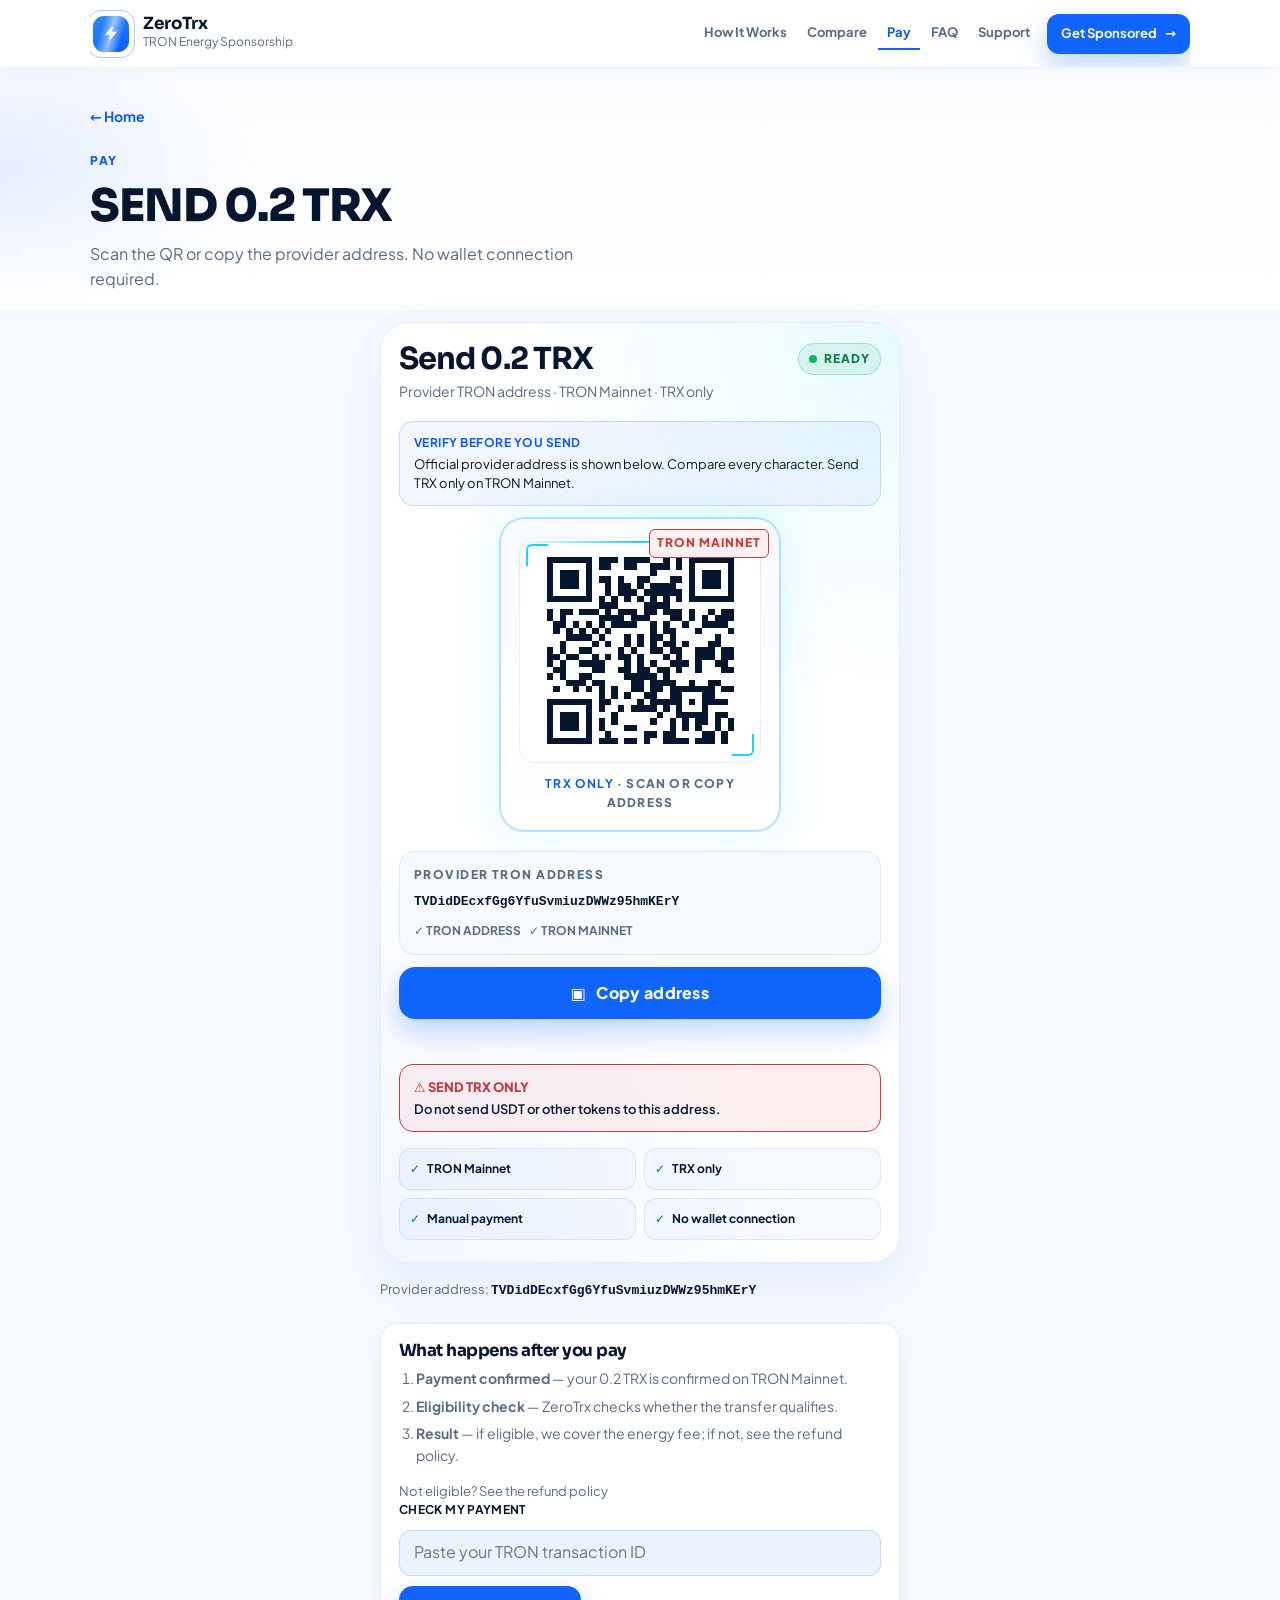
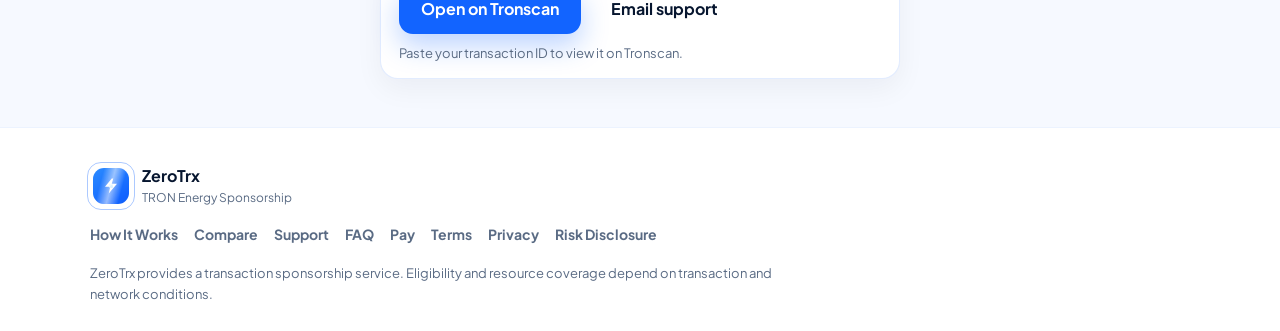
<file: payment.html>
<!DOCTYPE html>
<html lang="en">
<head>
  <meta charset="UTF-8" />
  <meta name="viewport" content="width=device-width, initial-scale=1" />
  <title>Redirecting to Pay — ZeroTrx</title>
  <meta name="robots" content="noindex, follow" />
  <link rel="canonical" href="https://sparq.energy/pay.html" />
  <meta http-equiv="refresh" content="0; url=pay.html" />
  <meta http-equiv="Content-Security-Policy" content="default-src 'self'; script-src 'self'; style-src 'self'; img-src 'self' data:; font-src 'self'; connect-src 'self'; base-uri 'self'; form-action 'self'" />
  <meta name="referrer" content="strict-origin-when-cross-origin" />
</head>
<body>
  <p>Payment moved to the Pay screen. <a href="pay.html">Continue to Pay</a>.</p>
</body>
</html>
</file>
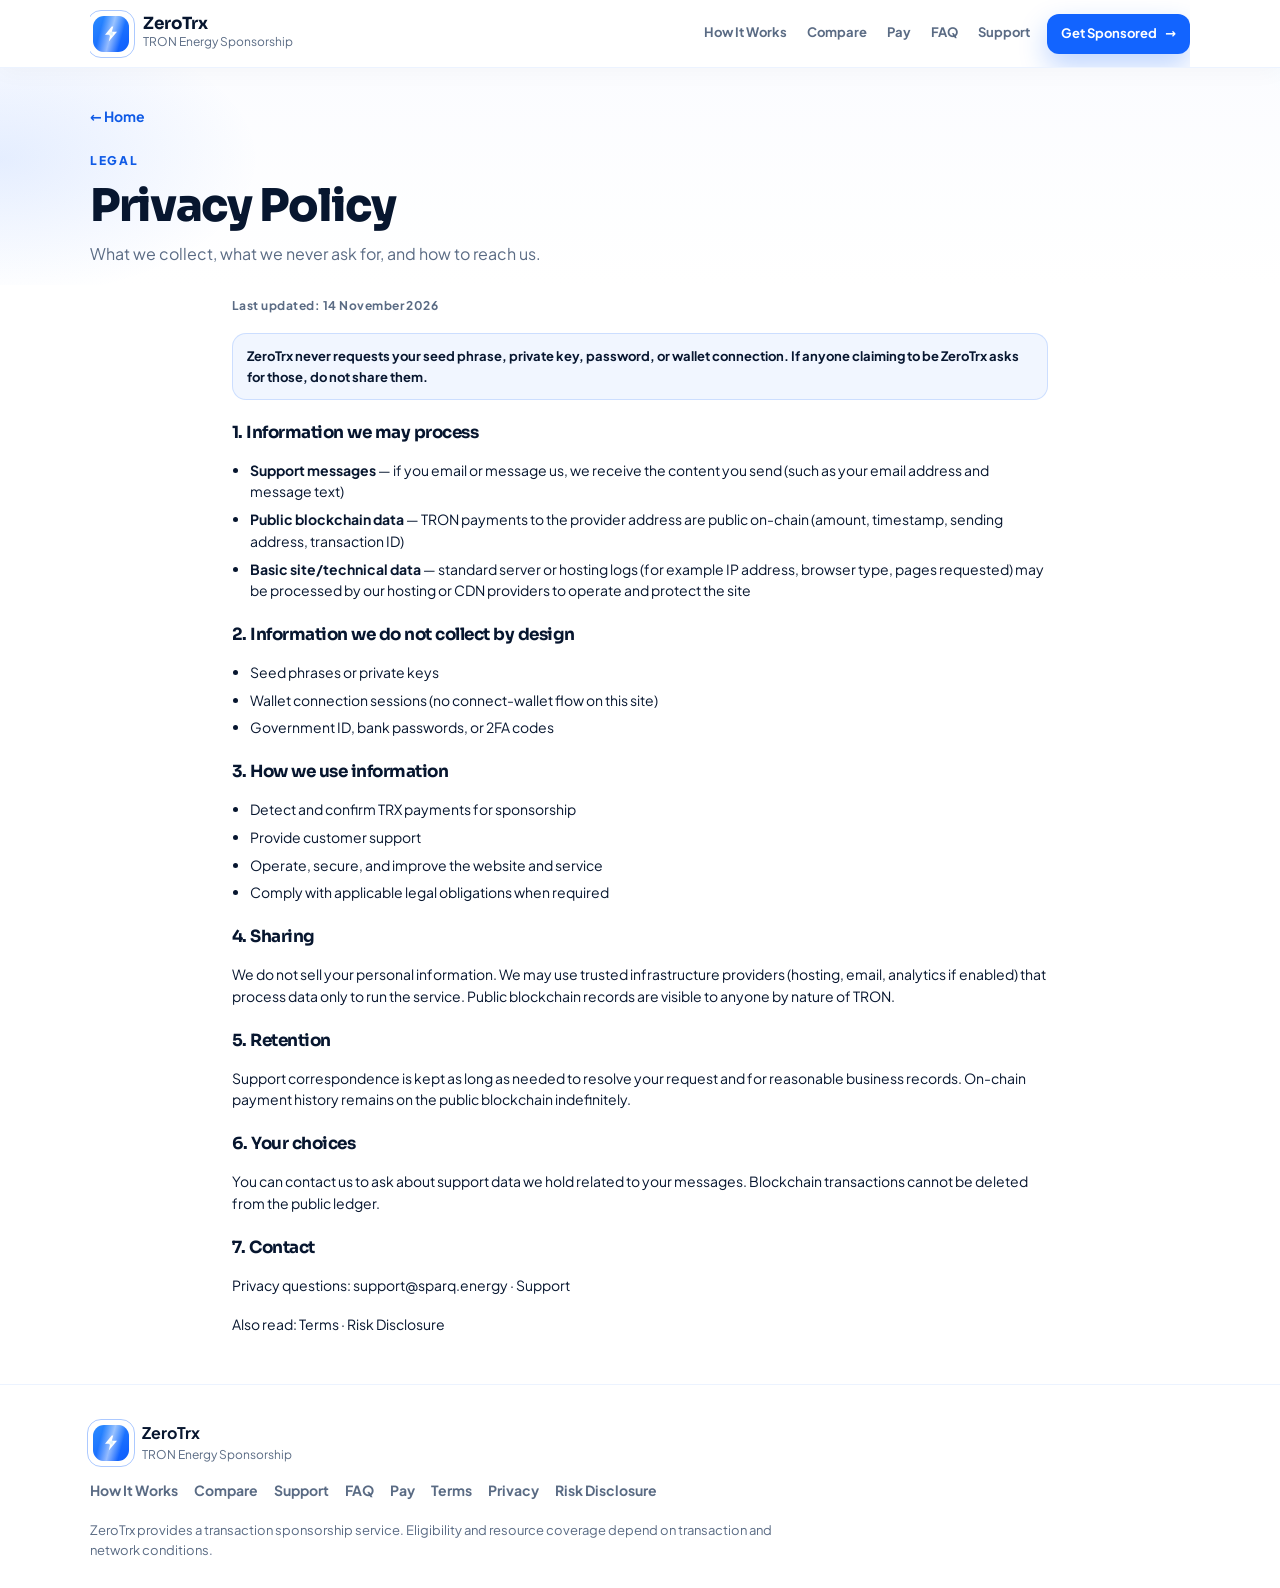
<file: privacy.html>
<!DOCTYPE html>
<html lang="en">
<head>
  <meta charset="UTF-8" />
  <meta name="viewport" content="width=device-width, initial-scale=1, viewport-fit=cover" />
  <meta http-equiv="Content-Security-Policy" content="default-src 'self'; script-src 'self'; style-src 'self'; img-src 'self' data:; font-src 'self'; connect-src 'self'; base-uri 'self'; form-action 'self'" />
  <meta name="referrer" content="strict-origin-when-cross-origin" />
  <meta name="theme-color" content="#1264FF" />
  <title>Privacy Policy — ZeroTrx</title>
  <meta name="description" content="ZeroTrx privacy policy. How we handle contact messages and public blockchain payment data. No seed phrases. No wallet connect." />
  <link rel="canonical" href="https://sparq.energy/privacy.html" />
  <meta property="og:type" content="website" />
  <meta property="og:site_name" content="ZeroTrx" />
  <meta property="og:url" content="https://sparq.energy/privacy.html" />
  <meta property="og:title" content="Privacy Policy — ZeroTrx" />
  <meta property="og:description" content="ZeroTrx privacy policy. How we handle contact messages and public blockchain payment data. No seed phrases. No wallet connect." />
  <meta property="og:image" content="https://sparq.energy/og-cover.jpg" />
  <meta property="og:image:width" content="1200" />
  <meta property="og:image:height" content="630" />
  <meta name="twitter:card" content="summary_large_image" />
  <meta name="twitter:title" content="Privacy Policy — ZeroTrx" />
  <meta name="twitter:description" content="ZeroTrx privacy policy. How we handle contact messages and public blockchain payment data. No seed phrases. No wallet connect." />
  <meta name="twitter:image" content="https://sparq.energy/og-cover.jpg" />
<link rel="stylesheet" href="css/site.css" />
  <link rel="icon" href="data:image/svg+xml,%3Csvg xmlns='http://www.w3.org/2000/svg' viewBox='0 0 64 64'%3E%3Crect width='64' height='64' rx='16' fill='%231264FF'/%3E%3Cpath d='M34 10 L18 34 H30 L26 54 L48 28 H34 Z' fill='white'/%3E%3C/svg%3E" />
</head>
<body>
  <a class="skip-link" href="#main">Skip to content</a>
  <header class="site-header">
    <div class="wrap header-inner">
      <a class="brand" href="index.html" aria-label="ZeroTrx home">
                <span class="logo-live" aria-hidden="true">
          <span class="logo-aura"></span>
          <span class="logo-ring"></span>
          <span class="spark spark-1"></span>
          <span class="spark spark-2"></span>
          <span class="spark spark-3"></span>
          <span class="logo-core">
            <svg class="bolt" viewBox="0 0 24 24" fill="none" aria-hidden="true">
              <path d="M13 2L4 13h7l-2 9 11-13h-7l2-7z" fill="currentColor"/>
            </svg>
          </span>
        </span>
        <span>
          <strong>ZeroTrx</strong>
          <span class="meta">TRON Energy Sponsorship</span>
        </span>
      </a>
      <nav class="desk-nav" aria-label="Primary">
        <a href="how-it-works.html">How It Works</a>
        <a href="compare.html">Compare</a>
        <a href="pay.html">Pay</a>
        <a href="faq.html">FAQ</a>
        <a href="support.html">Support</a>
        <a class="btn btn-primary desk-cta" href="pay.html">Get Sponsored <span class="arr">→</span></a>
      </nav>
      <button class="menu-btn" id="menuOpen" type="button" aria-label="Open menu" aria-expanded="false" aria-controls="drawer">
        <span class="bars" aria-hidden="true"><i></i><i></i></span>
      </button>
    </div>
  </header>

  <div class="drawer" id="drawer" hidden>
    <div class="drawer-panel" role="dialog" aria-modal="true" aria-label="Navigation">
      <div class="drawer-head">
        <button class="menu-btn is-back" id="menuClose" type="button" aria-label="Close menu">
          <span class="bars" aria-hidden="true"><i></i><i></i></span>
        </button>
        <span class="drawer-brand">ZeroTrx</span>
      </div>
      <nav>
        <a href="how-it-works.html">How It Works</a>
        <a href="compare.html">Compare</a>
        <a href="pay.html">Pay</a>
        <a href="support.html">Support</a>
        <a href="faq.html">FAQ</a>
      </nav>
      <div class="drawer-cta">
        <a class="btn" href="pay.html">Get Sponsored →</a>
      </div>
    </div>
  </div>

  <main id="main">
    <section class="page-hero">
      <div class="wrap">
        <div class="back-row"><a href="index.html">← Home</a></div>
        <div class="eyebrow">Legal</div>
        <h1 class="sec-title">Privacy Policy</h1>
        <p>What we collect, what we never ask for, and how to reach us.</p>
      </div>
    </section>
    <section class="page-body">
      <div class="wrap legal-doc reveal">
        <p class="updated">Last updated: 14 November 2026</p>
        <div class="callout">ZeroTrx never requests your seed phrase, private key, password, or wallet connection. If anyone claiming to be ZeroTrx asks for those, do not share them.</div>

        <h2>1. Information we may process</h2>
        <ul>
          <li><strong>Support messages</strong> — if you email or message us, we receive the content you send (such as your email address and message text)</li>
          <li><strong>Public blockchain data</strong> — TRON payments to the provider address are public on-chain (amount, timestamp, sending address, transaction ID)</li>
          <li><strong>Basic site/technical data</strong> — standard server or hosting logs (for example IP address, browser type, pages requested) may be processed by our hosting or CDN providers to operate and protect the site</li>
        </ul>

        <h2>2. Information we do not collect by design</h2>
        <ul>
          <li>Seed phrases or private keys</li>
          <li>Wallet connection sessions (no connect-wallet flow on this site)</li>
          <li>Government ID, bank passwords, or 2FA codes</li>
        </ul>

        <h2>3. How we use information</h2>
        <ul>
          <li>Detect and confirm TRX payments for sponsorship</li>
          <li>Provide customer support</li>
          <li>Operate, secure, and improve the website and service</li>
          <li>Comply with applicable legal obligations when required</li>
        </ul>

        <h2>4. Sharing</h2>
        <p>We do not sell your personal information. We may use trusted infrastructure providers (hosting, email, analytics if enabled) that process data only to run the service. Public blockchain records are visible to anyone by nature of TRON.</p>

        <h2>5. Retention</h2>
        <p>Support correspondence is kept as long as needed to resolve your request and for reasonable business records. On-chain payment history remains on the public blockchain indefinitely.</p>

        <h2>6. Your choices</h2>
        <p>You can contact us to ask about support data we hold related to your messages. Blockchain transactions cannot be deleted from the public ledger.</p>

        <h2>7. Contact</h2>
        <p>Privacy questions: <a href="mailto:support@sparq.energy">support@sparq.energy</a> · <a href="support.html">Support</a></p>

        <p>Also read: <a href="terms.html">Terms</a> · <a href="risk.html">Risk Disclosure</a></p>
      </div>
    </section>
  </main>

  <footer>
    <div class="wrap">
      <div class="foot-brand">
                <span class="logo-live" aria-hidden="true">
          <span class="logo-aura"></span>
          <span class="logo-ring"></span>
          <span class="spark spark-1"></span>
          <span class="spark spark-2"></span>
          <span class="spark spark-3"></span>
          <span class="logo-core">
            <svg class="bolt" viewBox="0 0 24 24" fill="none" aria-hidden="true">
              <path d="M13 2L4 13h7l-2 9 11-13h-7l2-7z" fill="currentColor"/>
            </svg>
          </span>
        </span>
        <div>
          <strong>ZeroTrx</strong>
          <div class="foot-tag">TRON Energy Sponsorship</div>
        </div>
      </div>
      <div class="foot-links">
        <a href="how-it-works.html">How It Works</a>
        <a href="compare.html">Compare</a>
        <a href="support.html">Support</a>
        <a href="faq.html">FAQ</a>
        <a href="pay.html">Pay</a>
        <a href="terms.html">Terms</a>
        <a href="privacy.html">Privacy</a>
        <a href="risk.html">Risk Disclosure</a>
      </div>
      <p class="legal">ZeroTrx provides a transaction sponsorship service. Eligibility and resource coverage depend on transaction and network conditions.</p>
    </div>
  </footer>

  <div class="sticky-cta" role="region" aria-label="Mobile conversion bar">
    <p>0.2 TRX <small>minimum</small></p>
    <a class="btn btn-primary" href="pay.html">Get Sponsored <span class="arr">→</span></a>
  </div>
  <script src="js/config.js"></script>
  <script src="js/site.js"></script>

</body>
</html>
</file>
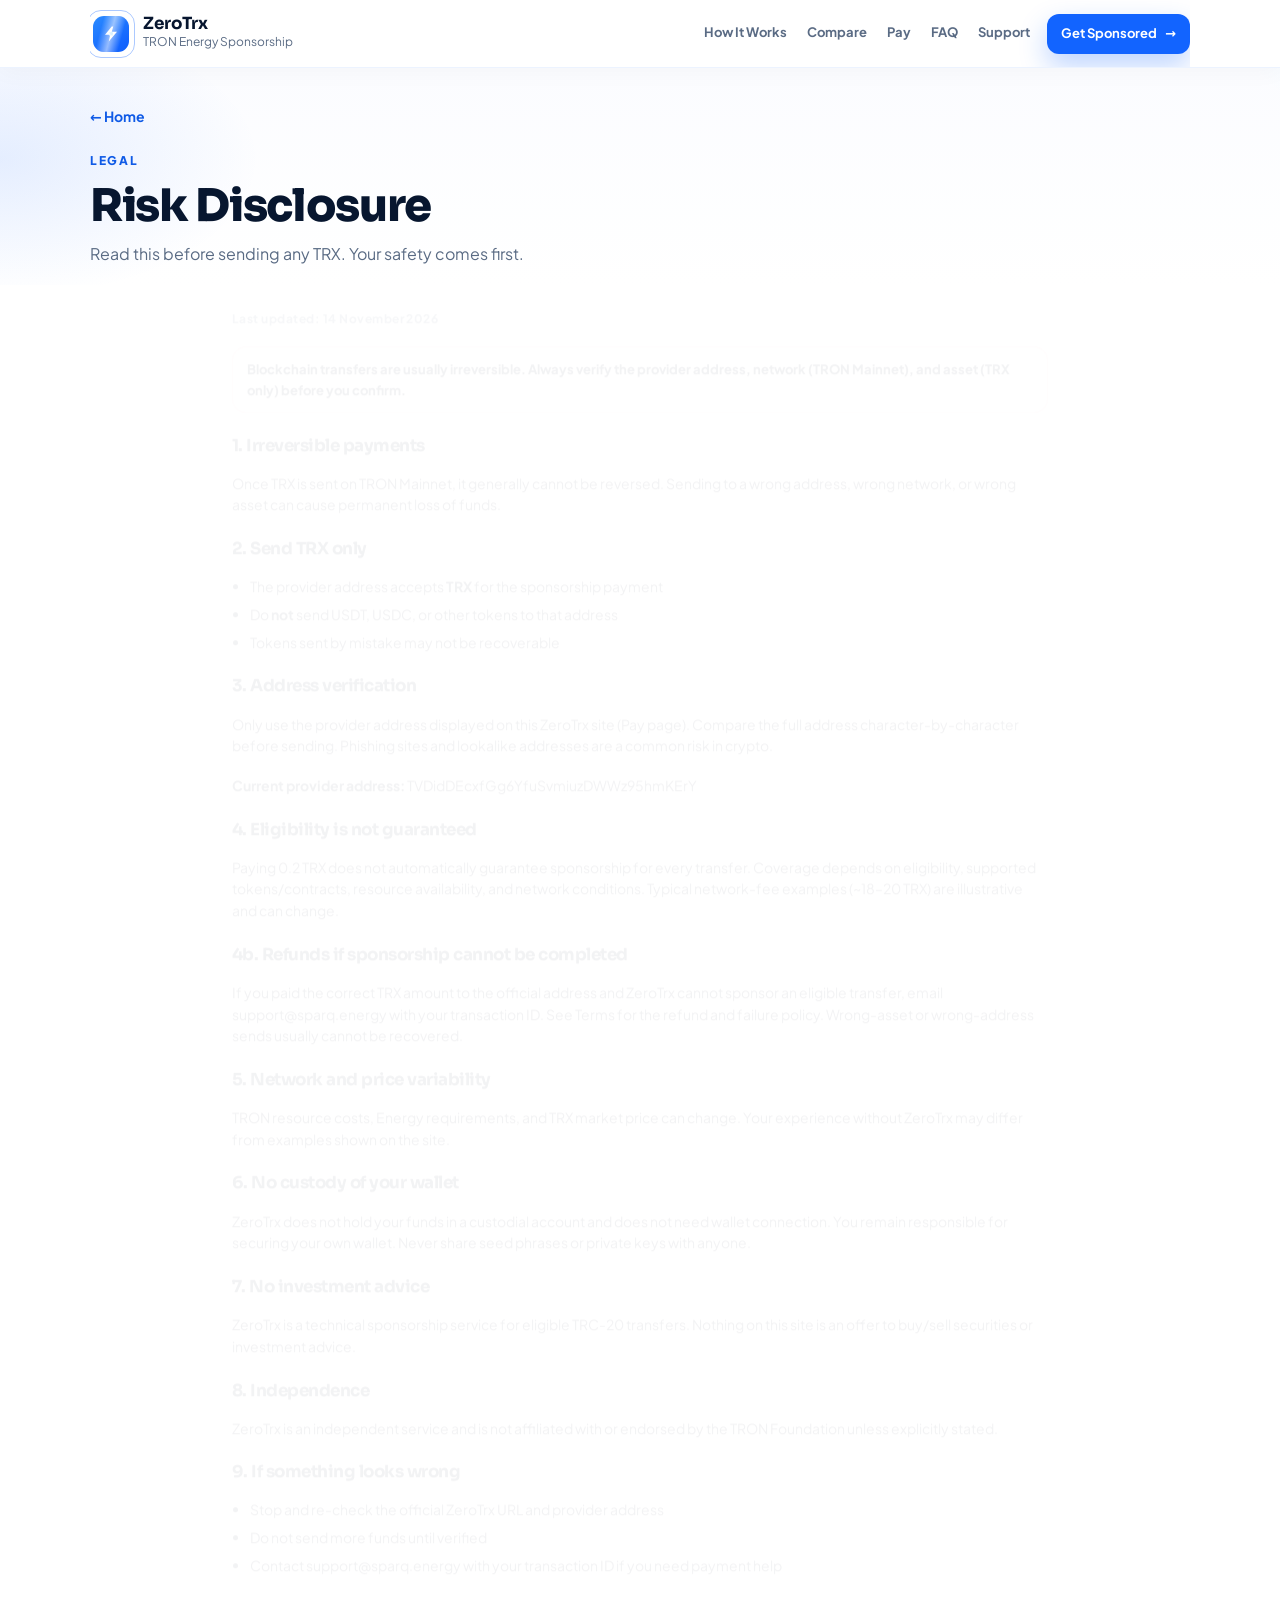
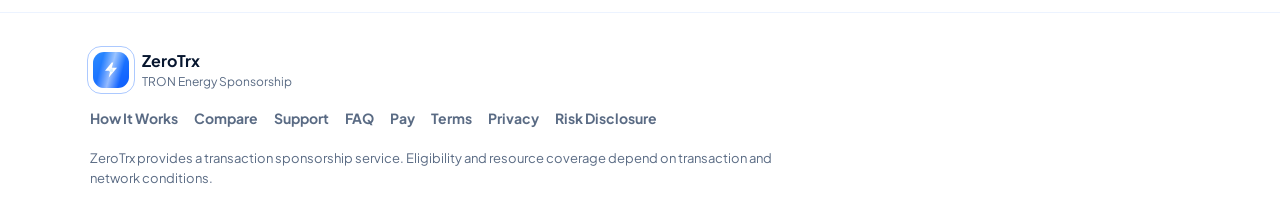
<file: risk.html>
<!DOCTYPE html>
<html lang="en">
<head>
  <meta charset="UTF-8" />
  <meta name="viewport" content="width=device-width, initial-scale=1, viewport-fit=cover" />
  <meta http-equiv="Content-Security-Policy" content="default-src 'self'; script-src 'self'; style-src 'self'; img-src 'self' data:; font-src 'self'; connect-src 'self'; base-uri 'self'; form-action 'self'" />
  <meta name="referrer" content="strict-origin-when-cross-origin" />
  <meta name="theme-color" content="#1264FF" />
  <title>Risk Disclosure — ZeroTrx</title>
  <meta name="description" content="Important risks for ZeroTrx TRON Energy sponsorship. Verify address, send TRX only, understand eligibility and irreversible crypto transfers." />
  <link rel="canonical" href="https://sparq.energy/risk.html" />
  <meta property="og:type" content="website" />
  <meta property="og:site_name" content="ZeroTrx" />
  <meta property="og:url" content="https://sparq.energy/risk.html" />
  <meta property="og:title" content="Risk Disclosure — ZeroTrx" />
  <meta property="og:description" content="Important risks for ZeroTrx TRON Energy sponsorship. Verify address, send TRX only, understand eligibility and irreversible crypto transfers." />
  <meta property="og:image" content="https://sparq.energy/og-cover.jpg" />
  <meta property="og:image:width" content="1200" />
  <meta property="og:image:height" content="630" />
  <meta name="twitter:card" content="summary_large_image" />
  <meta name="twitter:title" content="Risk Disclosure — ZeroTrx" />
  <meta name="twitter:description" content="Important risks for ZeroTrx TRON Energy sponsorship. Verify address, send TRX only, understand eligibility and irreversible crypto transfers." />
  <meta name="twitter:image" content="https://sparq.energy/og-cover.jpg" />
<link rel="stylesheet" href="css/site.css" />
  <link rel="icon" href="data:image/svg+xml,%3Csvg xmlns='http://www.w3.org/2000/svg' viewBox='0 0 64 64'%3E%3Crect width='64' height='64' rx='16' fill='%231264FF'/%3E%3Cpath d='M34 10 L18 34 H30 L26 54 L48 28 H34 Z' fill='white'/%3E%3C/svg%3E" />
</head>
<body>
  <a class="skip-link" href="#main">Skip to content</a>
  <header class="site-header">
    <div class="wrap header-inner">
      <a class="brand" href="index.html" aria-label="ZeroTrx home">
                <span class="logo-live" aria-hidden="true">
          <span class="logo-aura"></span>
          <span class="logo-ring"></span>
          <span class="spark spark-1"></span>
          <span class="spark spark-2"></span>
          <span class="spark spark-3"></span>
          <span class="logo-core">
            <svg class="bolt" viewBox="0 0 24 24" fill="none" aria-hidden="true">
              <path d="M13 2L4 13h7l-2 9 11-13h-7l2-7z" fill="currentColor"/>
            </svg>
          </span>
        </span>
        <span>
          <strong>ZeroTrx</strong>
          <span class="meta">TRON Energy Sponsorship</span>
        </span>
      </a>
      <nav class="desk-nav" aria-label="Primary">
        <a href="how-it-works.html">How It Works</a>
        <a href="compare.html">Compare</a>
        <a href="pay.html">Pay</a>
        <a href="faq.html">FAQ</a>
        <a href="support.html">Support</a>
        <a class="btn btn-primary desk-cta" href="pay.html">Get Sponsored <span class="arr">→</span></a>
      </nav>
      <button class="menu-btn" id="menuOpen" type="button" aria-label="Open menu" aria-expanded="false" aria-controls="drawer">
        <span class="bars" aria-hidden="true"><i></i><i></i></span>
      </button>
    </div>
  </header>

  <div class="drawer" id="drawer" hidden>
    <div class="drawer-panel" role="dialog" aria-modal="true" aria-label="Navigation">
      <div class="drawer-head">
        <button class="menu-btn is-back" id="menuClose" type="button" aria-label="Close menu">
          <span class="bars" aria-hidden="true"><i></i><i></i></span>
        </button>
        <span class="drawer-brand">ZeroTrx</span>
      </div>
      <nav>
        <a href="how-it-works.html">How It Works</a>
        <a href="compare.html">Compare</a>
        <a href="pay.html">Pay</a>
        <a href="support.html">Support</a>
        <a href="faq.html">FAQ</a>
      </nav>
      <div class="drawer-cta">
        <a class="btn" href="pay.html">Get Sponsored →</a>
      </div>
    </div>
  </div>

  <main id="main">
    <section class="page-hero">
      <div class="wrap">
        <div class="back-row"><a href="index.html">← Home</a></div>
        <div class="eyebrow">Legal</div>
        <h1 class="sec-title">Risk Disclosure</h1>
        <p>Read this before sending any TRX. Your safety comes first.</p>
      </div>
    </section>
    <section class="page-body">
      <div class="wrap legal-doc reveal">
        <p class="updated">Last updated: 14 November 2026</p>
        <div class="callout warn">Blockchain transfers are usually irreversible. Always verify the provider address, network (TRON Mainnet), and asset (TRX only) before you confirm.</div>

        <h2>1. Irreversible payments</h2>
        <p>Once TRX is sent on TRON Mainnet, it generally cannot be reversed. Sending to a wrong address, wrong network, or wrong asset can cause permanent loss of funds.</p>

        <h2>2. Send TRX only</h2>
        <ul>
          <li>The provider address accepts <strong>TRX</strong> for the sponsorship payment</li>
          <li>Do <strong>not</strong> send USDT, USDC, or other tokens to that address</li>
          <li>Tokens sent by mistake may not be recoverable</li>
        </ul>

        <h2>3. Address verification</h2>
        <p>Only use the provider address displayed on this ZeroTrx site (Pay page). Compare the full address character-by-character before sending. Phishing sites and lookalike addresses are a common risk in crypto.</p>
        <p><strong>Current provider address:</strong> TVDidDEcxfGg6YfuSvmiuzDWWz95hmKErY</p>

        <h2>4. Eligibility is not guaranteed</h2>
        <p>Paying 0.2 TRX does not automatically guarantee sponsorship for every transfer. Coverage depends on eligibility, supported tokens/contracts, resource availability, and network conditions. Typical network-fee examples (~18–20 TRX) are illustrative and can change.</p>

        <h2>4b. Refunds if sponsorship cannot be completed</h2>
        <p>If you paid the correct TRX amount to the official address and ZeroTrx cannot sponsor an eligible transfer, email <a href="mailto:support@sparq.energy">support@sparq.energy</a> with your transaction ID. See <a href="terms.html">Terms</a> for the refund and failure policy. Wrong-asset or wrong-address sends usually cannot be recovered.</p>

        <h2>5. Network and price variability</h2>
        <p>TRON resource costs, Energy requirements, and TRX market price can change. Your experience without ZeroTrx may differ from examples shown on the site.</p>

        <h2>6. No custody of your wallet</h2>
        <p>ZeroTrx does not hold your funds in a custodial account and does not need wallet connection. You remain responsible for securing your own wallet. Never share seed phrases or private keys with anyone.</p>

        <h2>7. No investment advice</h2>
        <p>ZeroTrx is a technical sponsorship service for eligible TRC-20 transfers. Nothing on this site is an offer to buy/sell securities or investment advice.</p>

        <h2>8. Independence</h2>
        <p>ZeroTrx is an independent service and is not affiliated with or endorsed by the TRON Foundation unless explicitly stated.</p>

        <h2>9. If something looks wrong</h2>
        <ul>
          <li>Stop and re-check the official ZeroTrx URL and provider address</li>
          <li>Do not send more funds until verified</li>
          <li>Contact <a href="mailto:support@sparq.energy">support@sparq.energy</a> with your transaction ID if you need payment help</li>
        </ul>

      </div>
    </section>
  </main>

  <footer>
    <div class="wrap">
      <div class="foot-brand">
                <span class="logo-live" aria-hidden="true">
          <span class="logo-aura"></span>
          <span class="logo-ring"></span>
          <span class="spark spark-1"></span>
          <span class="spark spark-2"></span>
          <span class="spark spark-3"></span>
          <span class="logo-core">
            <svg class="bolt" viewBox="0 0 24 24" fill="none" aria-hidden="true">
              <path d="M13 2L4 13h7l-2 9 11-13h-7l2-7z" fill="currentColor"/>
            </svg>
          </span>
        </span>
        <div>
          <strong>ZeroTrx</strong>
          <div class="foot-tag">TRON Energy Sponsorship</div>
        </div>
      </div>
      <div class="foot-links">
        <a href="how-it-works.html">How It Works</a>
        <a href="compare.html">Compare</a>
        <a href="support.html">Support</a>
        <a href="faq.html">FAQ</a>
        <a href="pay.html">Pay</a>
        <a href="terms.html">Terms</a>
        <a href="privacy.html">Privacy</a>
        <a href="risk.html">Risk Disclosure</a>
      </div>
      <p class="legal">ZeroTrx provides a transaction sponsorship service. Eligibility and resource coverage depend on transaction and network conditions.</p>
    </div>
  </footer>

  <div class="sticky-cta" role="region" aria-label="Mobile conversion bar">
    <p>0.2 TRX <small>minimum</small></p>
    <a class="btn btn-primary" href="pay.html">Get Sponsored <span class="arr">→</span></a>
  </div>
  <script src="js/config.js"></script>
  <script src="js/site.js"></script>

</body>
</html>
</file>
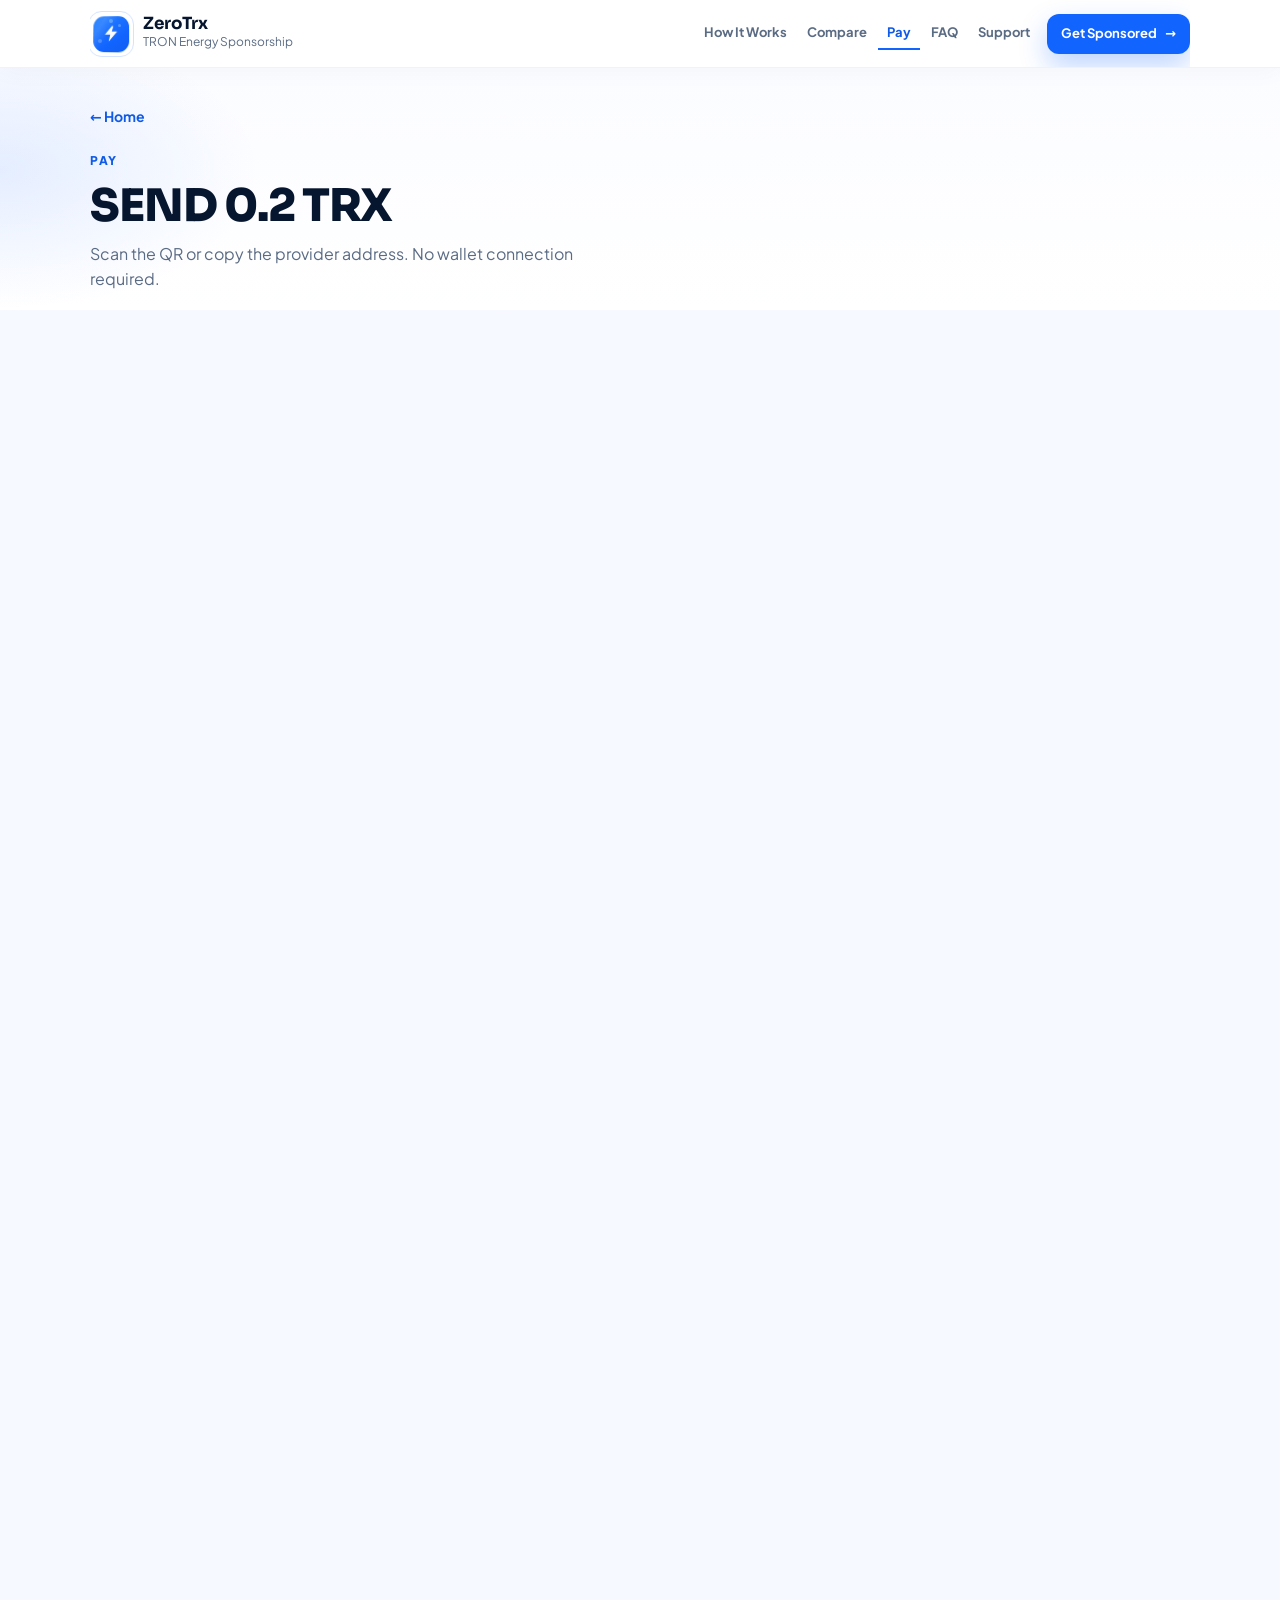
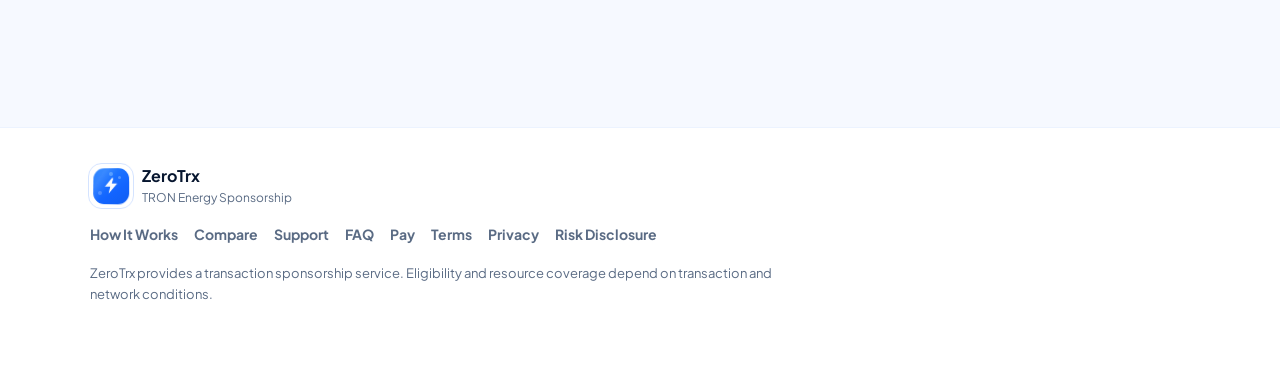
<file: scanner.html>
<!DOCTYPE html>
<html lang="en">
<head>
  <meta charset="UTF-8" />
  <meta name="viewport" content="width=device-width, initial-scale=1" />
  <title>Redirecting to Pay — ZeroTrx</title>
  <meta name="robots" content="noindex, follow" />
  <link rel="canonical" href="https://sparq.energy/pay.html" />
  <meta http-equiv="refresh" content="0; url=pay.html" />
  <meta http-equiv="Content-Security-Policy" content="default-src 'self'; script-src 'self'; style-src 'self'; img-src 'self' data:; font-src 'self'; connect-src 'self'; base-uri 'self'; form-action 'self'" />
  <meta name="referrer" content="strict-origin-when-cross-origin" />
</head>
<body>
  <p>This page moved. <a href="pay.html">Continue to Pay</a>.</p>
</body>
</html>
</file>
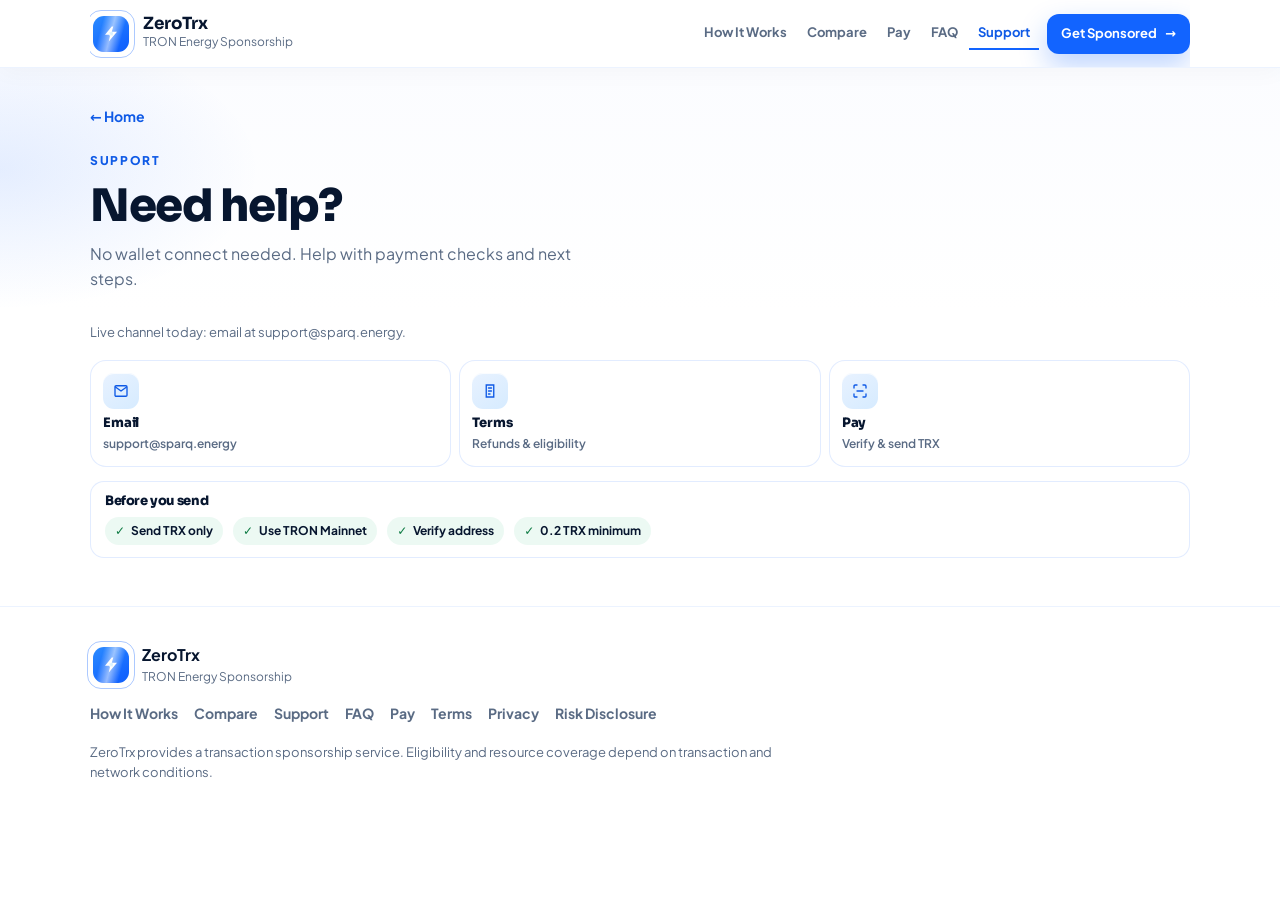
<file: support.html>
<!DOCTYPE html>
<html lang="en">
<head>
  <meta charset="UTF-8" />
  <meta name="viewport" content="width=device-width, initial-scale=1, viewport-fit=cover" />
  <meta http-equiv="Content-Security-Policy" content="default-src 'self'; script-src 'self'; style-src 'self'; img-src 'self' data:; font-src 'self'; connect-src 'self'; base-uri 'self'; form-action 'self'" />
  <meta name="referrer" content="strict-origin-when-cross-origin" />
  <meta name="theme-color" content="#1264FF" />
  <title>Support — ZeroTrx</title>
  <meta name="description" content="Contact ZeroTrx support for payment checks and sponsorship help." />
  <link rel="canonical" href="https://sparq.energy/support.html" />
  <meta property="og:type" content="website" />
  <meta property="og:site_name" content="ZeroTrx" />
  <meta property="og:url" content="https://sparq.energy/support.html" />
  <meta property="og:title" content="Support — ZeroTrx" />
  <meta property="og:description" content="Contact ZeroTrx support for payment checks and sponsorship help." />
  <meta property="og:image" content="https://sparq.energy/og-cover.jpg" />
  <meta property="og:image:width" content="1200" />
  <meta property="og:image:height" content="630" />
  <meta name="twitter:card" content="summary_large_image" />
  <meta name="twitter:title" content="Support — ZeroTrx" />
  <meta name="twitter:description" content="Contact ZeroTrx support for payment checks and sponsorship help." />
  <meta name="twitter:image" content="https://sparq.energy/og-cover.jpg" />
<link rel="stylesheet" href="css/site.css" />
  <link rel="icon" href="data:image/svg+xml,%3Csvg xmlns='http://www.w3.org/2000/svg' viewBox='0 0 64 64'%3E%3Crect width='64' height='64' rx='16' fill='%231264FF'/%3E%3Cpath d='M34 10 L18 34 H30 L26 54 L48 28 H34 Z' fill='white'/%3E%3C/svg%3E" />
</head>
<body>
  <a class="skip-link" href="#main">Skip to content</a>
  <header class="site-header">
    <div class="wrap header-inner">
      <a class="brand" href="index.html" aria-label="ZeroTrx home">
                <span class="logo-live" aria-hidden="true">
          <span class="logo-aura"></span>
          <span class="logo-ring"></span>
          <span class="spark spark-1"></span>
          <span class="spark spark-2"></span>
          <span class="spark spark-3"></span>
          <span class="logo-core">
            <svg class="bolt" viewBox="0 0 24 24" fill="none" aria-hidden="true">
              <path d="M13 2L4 13h7l-2 9 11-13h-7l2-7z" fill="currentColor"/>
            </svg>
          </span>
        </span>
        <span>
          <strong>ZeroTrx</strong>
          <span class="meta">TRON Energy Sponsorship</span>
        </span>
      </a>
      <nav class="desk-nav" aria-label="Primary">
        <a href="how-it-works.html">How It Works</a>
        <a href="compare.html">Compare</a>
        <a href="pay.html">Pay</a>
        <a href="faq.html">FAQ</a>
        <a href="support.html" class="is-active" aria-current="page">Support</a>
        <a class="btn btn-primary desk-cta" href="pay.html">Get Sponsored <span class="arr">→</span></a>
      </nav>
      <button class="menu-btn" id="menuOpen" type="button" aria-label="Open menu" aria-expanded="false" aria-controls="drawer">
        <span class="bars" aria-hidden="true"><i></i><i></i></span>
      </button>
    </div>
  </header>

  <div class="drawer" id="drawer" hidden>
    <div class="drawer-panel" role="dialog" aria-modal="true" aria-label="Navigation">
      <div class="drawer-head">
        <button class="menu-btn is-back" id="menuClose" type="button" aria-label="Close menu">
          <span class="bars" aria-hidden="true"><i></i><i></i></span>
        </button>
        <span class="drawer-brand">ZeroTrx</span>
      </div>
      <nav>
        <a href="how-it-works.html">How It Works</a>
        <a href="compare.html">Compare</a>
        <a href="pay.html">Pay</a>
        <a href="support.html" class="is-active">Support</a>
        <a href="faq.html">FAQ</a>
      </nav>
      <div class="drawer-cta">
        <a class="btn" href="pay.html">Get Sponsored →</a>
      </div>
    </div>
  </div>

  <main id="main">
    <section class="page-hero">
      <div class="wrap">
        <div class="back-row"><a href="index.html">← Home</a></div>
        <div class="eyebrow">Support</div>
        <h1 class="sec-title">Need help?</h1>
        <p>No wallet connect needed. Help with payment checks and next steps.</p>
      </div>
    </section>
    <section class="page-body">
      <div class="wrap reveal">
        <p class="fine mb-18">Live channel today: email at support@sparq.energy.</p>
        <div class="contact-grid">
          <a class="contact-card" href="mailto:support@sparq.energy">
            <span class="contact-ico" aria-hidden="true">
              <svg viewBox="0 0 24 24" fill="none"><path d="M4 6.5A1.5 1.5 0 0 1 5.5 5h13A1.5 1.5 0 0 1 20 6.5v11a1.5 1.5 0 0 1-1.5 1.5h-13A1.5 1.5 0 0 1 4 17.5v-11Z" stroke="currentColor" stroke-width="1.8"/><path d="m5 7 7 5 7-5" stroke="currentColor" stroke-width="1.8" stroke-linecap="round" stroke-linejoin="round"/></svg>
            </span>
            <h3>Email</h3>
            <p>support@sparq.energy</p>
          </a>
          <a class="contact-card" href="terms.html">
            <span class="contact-ico" aria-hidden="true">
              <svg viewBox="0 0 24 24" fill="none"><path d="M7 4h10v16H7z" stroke="currentColor" stroke-width="1.8"/><path d="M10 8h4M10 12h4M10 16h2" stroke="currentColor" stroke-width="1.8" stroke-linecap="round"/></svg>
            </span>
            <h3>Terms</h3>
            <p>Refunds &amp; eligibility</p>
          </a>
          <a class="contact-card" href="pay.html">
            <span class="contact-ico" aria-hidden="true">
              <svg viewBox="0 0 24 24" fill="none"><path d="M4 8V5.5A1.5 1.5 0 0 1 5.5 4H8M16 4h2.5A1.5 1.5 0 0 1 20 5.5V8M20 16v2.5a1.5 1.5 0 0 1-1.5 1.5H16M8 20H5.5A1.5 1.5 0 0 1 4 18.5V16" stroke="currentColor" stroke-width="1.8" stroke-linecap="round"/><path d="M8 12h8" stroke="currentColor" stroke-width="1.8" stroke-linecap="round"/></svg>
            </span>
            <h3>Pay</h3>
            <p>Verify &amp; send TRX</p>
          </a>
        </div>

        <div class="contact-tips">
          <h2>Before you send</h2>
          <ul class="checklist">
            <li>Send TRX only</li>
            <li>Use TRON Mainnet</li>
            <li>Verify address</li>
            <li>0.2 TRX minimum</li>
          </ul>
        </div>
      </div>
    </section>
  </main>

  <footer>
    <div class="wrap">
      <div class="foot-brand">
                <span class="logo-live" aria-hidden="true">
          <span class="logo-aura"></span>
          <span class="logo-ring"></span>
          <span class="spark spark-1"></span>
          <span class="spark spark-2"></span>
          <span class="spark spark-3"></span>
          <span class="logo-core">
            <svg class="bolt" viewBox="0 0 24 24" fill="none" aria-hidden="true">
              <path d="M13 2L4 13h7l-2 9 11-13h-7l2-7z" fill="currentColor"/>
            </svg>
          </span>
        </span>
        <div>
          <strong>ZeroTrx</strong>
          <div class="foot-tag">TRON Energy Sponsorship</div>
        </div>
      </div>
            <div class="foot-links">
        <a href="how-it-works.html">How It Works</a>
        <a href="compare.html">Compare</a>
        <a href="support.html">Support</a>
        <a href="faq.html">FAQ</a>
        <a href="pay.html">Pay</a>
        <a href="terms.html">Terms</a>
        <a href="privacy.html">Privacy</a>
        <a href="risk.html">Risk Disclosure</a>
      </div>
      <p class="legal">ZeroTrx provides a transaction sponsorship service. Eligibility and resource coverage depend on transaction and network conditions.</p>
    </div>
  </footer>

  <div class="sticky-cta" role="region" aria-label="Mobile conversion bar">
    <p>0.2 TRX <small>minimum</small></p>
    <a class="btn btn-primary" href="pay.html">Get Sponsored <span class="arr">→</span></a>
  </div>
  <script src="js/config.js"></script>
  <script src="js/site.js"></script>

</body>
</html>
</file>
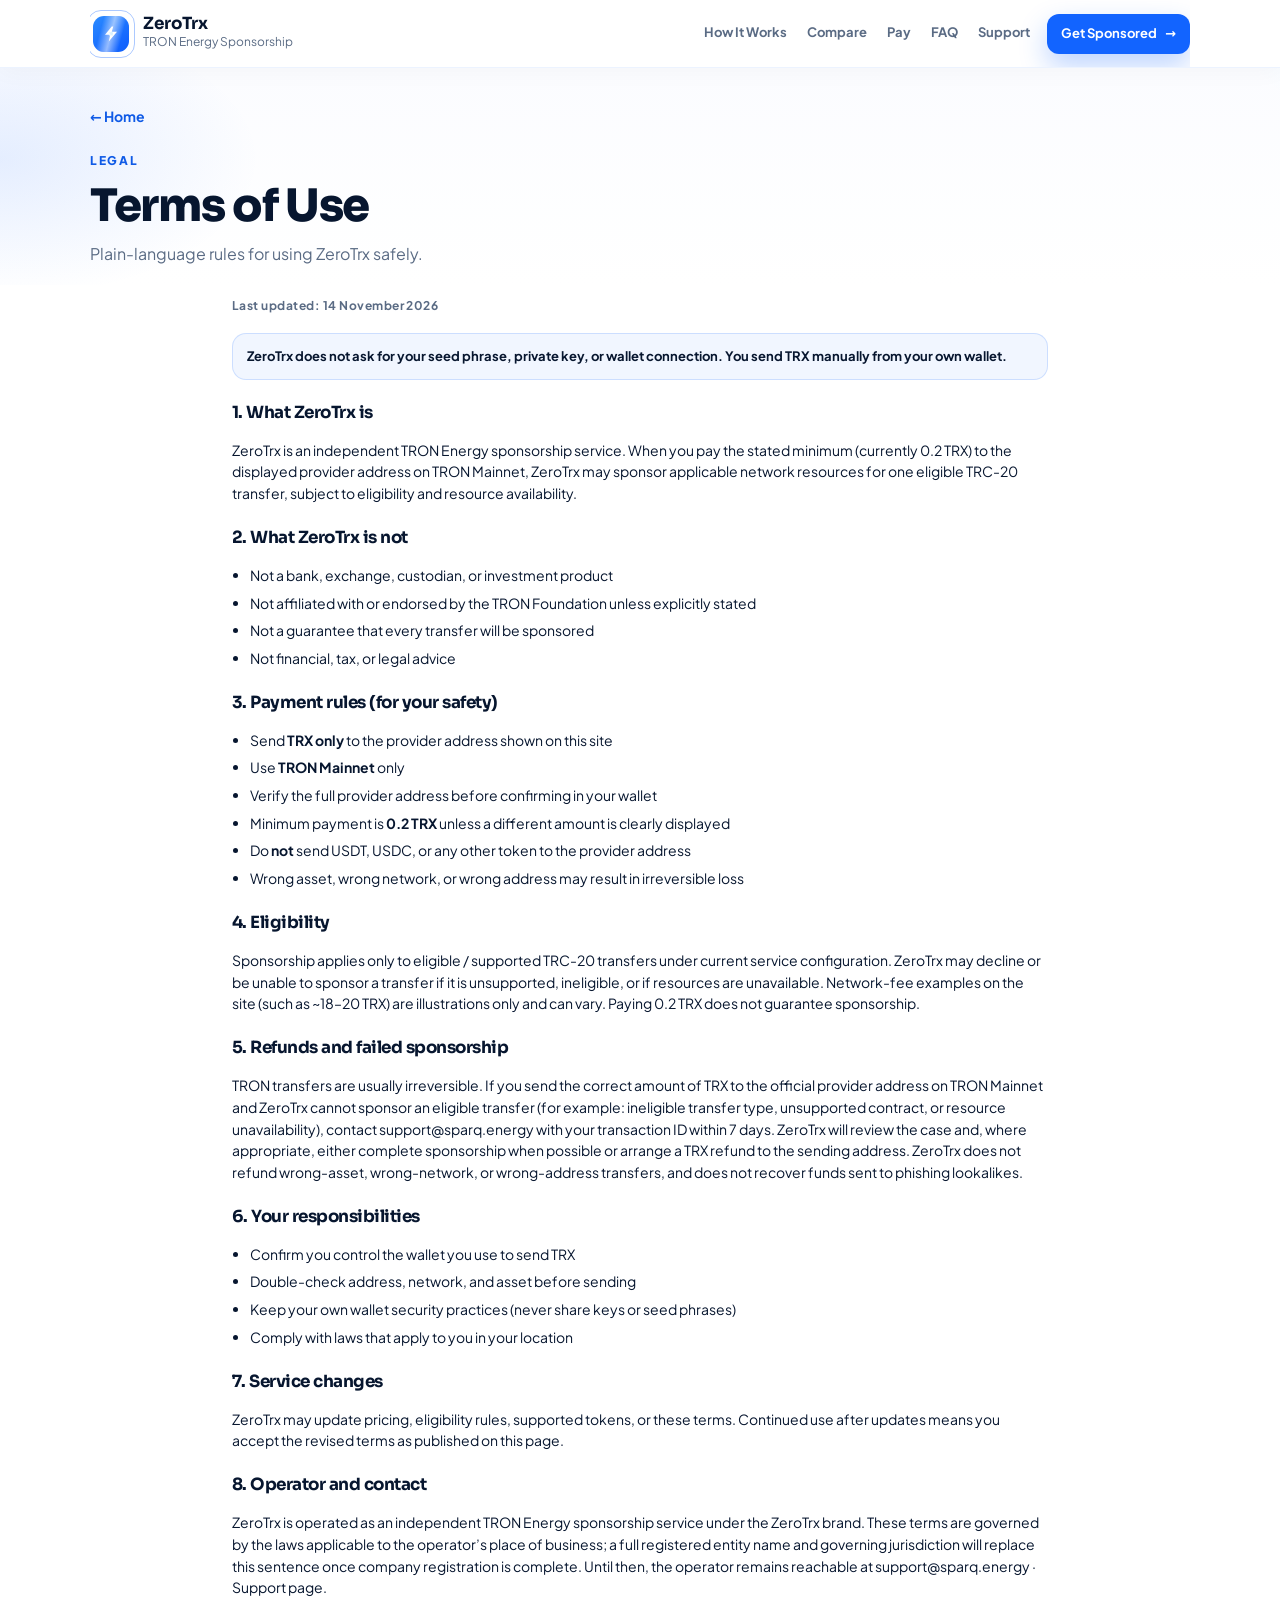
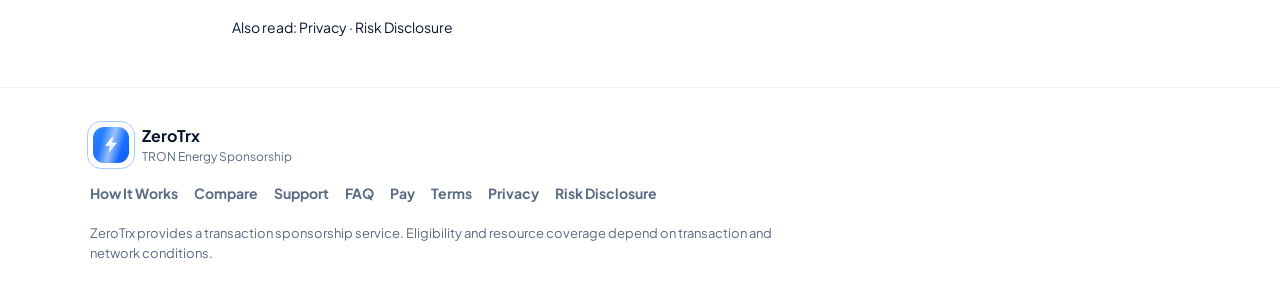
<file: terms.html>
<!DOCTYPE html>
<html lang="en">
<head>
  <meta charset="UTF-8" />
  <meta name="viewport" content="width=device-width, initial-scale=1, viewport-fit=cover" />
  <meta http-equiv="Content-Security-Policy" content="default-src 'self'; script-src 'self'; style-src 'self'; img-src 'self' data:; font-src 'self'; connect-src 'self'; base-uri 'self'; form-action 'self'" />
  <meta name="referrer" content="strict-origin-when-cross-origin" />
  <meta name="theme-color" content="#1264FF" />
  <title>Terms of Use — ZeroTrx</title>
  <meta name="description" content="ZeroTrx terms of use for TRON Energy sponsorship. Clear payment rules, eligibility, and user responsibilities." />
  <link rel="canonical" href="https://sparq.energy/terms.html" />
  <meta property="og:type" content="website" />
  <meta property="og:site_name" content="ZeroTrx" />
  <meta property="og:url" content="https://sparq.energy/terms.html" />
  <meta property="og:title" content="Terms of Use — ZeroTrx" />
  <meta property="og:description" content="ZeroTrx terms of use for TRON Energy sponsorship. Clear payment rules, eligibility, and user responsibilities." />
  <meta property="og:image" content="https://sparq.energy/og-cover.jpg" />
  <meta property="og:image:width" content="1200" />
  <meta property="og:image:height" content="630" />
  <meta name="twitter:card" content="summary_large_image" />
  <meta name="twitter:title" content="Terms of Use — ZeroTrx" />
  <meta name="twitter:description" content="ZeroTrx terms of use for TRON Energy sponsorship. Clear payment rules, eligibility, and user responsibilities." />
  <meta name="twitter:image" content="https://sparq.energy/og-cover.jpg" />
<link rel="stylesheet" href="css/site.css" />
  <link rel="icon" href="data:image/svg+xml,%3Csvg xmlns='http://www.w3.org/2000/svg' viewBox='0 0 64 64'%3E%3Crect width='64' height='64' rx='16' fill='%231264FF'/%3E%3Cpath d='M34 10 L18 34 H30 L26 54 L48 28 H34 Z' fill='white'/%3E%3C/svg%3E" />
</head>
<body>
  <a class="skip-link" href="#main">Skip to content</a>
  <header class="site-header">
    <div class="wrap header-inner">
      <a class="brand" href="index.html" aria-label="ZeroTrx home">
                <span class="logo-live" aria-hidden="true">
          <span class="logo-aura"></span>
          <span class="logo-ring"></span>
          <span class="spark spark-1"></span>
          <span class="spark spark-2"></span>
          <span class="spark spark-3"></span>
          <span class="logo-core">
            <svg class="bolt" viewBox="0 0 24 24" fill="none" aria-hidden="true">
              <path d="M13 2L4 13h7l-2 9 11-13h-7l2-7z" fill="currentColor"/>
            </svg>
          </span>
        </span>
        <span>
          <strong>ZeroTrx</strong>
          <span class="meta">TRON Energy Sponsorship</span>
        </span>
      </a>
      <nav class="desk-nav" aria-label="Primary">
        <a href="how-it-works.html">How It Works</a>
        <a href="compare.html">Compare</a>
        <a href="pay.html">Pay</a>
        <a href="faq.html">FAQ</a>
        <a href="support.html">Support</a>
        <a class="btn btn-primary desk-cta" href="pay.html">Get Sponsored <span class="arr">→</span></a>
      </nav>
      <button class="menu-btn" id="menuOpen" type="button" aria-label="Open menu" aria-expanded="false" aria-controls="drawer">
        <span class="bars" aria-hidden="true"><i></i><i></i></span>
      </button>
    </div>
  </header>

  <div class="drawer" id="drawer" hidden>
    <div class="drawer-panel" role="dialog" aria-modal="true" aria-label="Navigation">
      <div class="drawer-head">
        <button class="menu-btn is-back" id="menuClose" type="button" aria-label="Close menu">
          <span class="bars" aria-hidden="true"><i></i><i></i></span>
        </button>
        <span class="drawer-brand">ZeroTrx</span>
      </div>
      <nav>
        <a href="how-it-works.html">How It Works</a>
        <a href="compare.html">Compare</a>
        <a href="pay.html">Pay</a>
        <a href="support.html">Support</a>
        <a href="faq.html">FAQ</a>
      </nav>
      <div class="drawer-cta">
        <a class="btn" href="pay.html">Get Sponsored →</a>
      </div>
    </div>
  </div>

  <main id="main">
    <section class="page-hero">
      <div class="wrap">
        <div class="back-row"><a href="index.html">← Home</a></div>
        <div class="eyebrow">Legal</div>
        <h1 class="sec-title">Terms of Use</h1>
        <p>Plain-language rules for using ZeroTrx safely.</p>
      </div>
    </section>
    <section class="page-body">
      <div class="wrap legal-doc reveal">
        <p class="updated">Last updated: 14 November 2026</p>
        <div class="callout">ZeroTrx does not ask for your seed phrase, private key, or wallet connection. You send TRX manually from your own wallet.</div>

        <h2>1. What ZeroTrx is</h2>
        <p>ZeroTrx is an independent TRON Energy sponsorship service. When you pay the stated minimum (currently 0.2 TRX) to the displayed provider address on TRON Mainnet, ZeroTrx may sponsor applicable network resources for one eligible TRC-20 transfer, subject to eligibility and resource availability.</p>

        <h2>2. What ZeroTrx is not</h2>
        <ul>
          <li>Not a bank, exchange, custodian, or investment product</li>
          <li>Not affiliated with or endorsed by the TRON Foundation unless explicitly stated</li>
          <li>Not a guarantee that every transfer will be sponsored</li>
          <li>Not financial, tax, or legal advice</li>
        </ul>

        <h2>3. Payment rules (for your safety)</h2>
        <ul>
          <li>Send <strong>TRX only</strong> to the provider address shown on this site</li>
          <li>Use <strong>TRON Mainnet</strong> only</li>
          <li>Verify the full provider address before confirming in your wallet</li>
          <li>Minimum payment is <strong>0.2 TRX</strong> unless a different amount is clearly displayed</li>
          <li>Do <strong>not</strong> send USDT, USDC, or any other token to the provider address</li>
          <li>Wrong asset, wrong network, or wrong address may result in irreversible loss</li>
        </ul>

        <h2>4. Eligibility</h2>
        <p>Sponsorship applies only to eligible / supported TRC-20 transfers under current service configuration. ZeroTrx may decline or be unable to sponsor a transfer if it is unsupported, ineligible, or if resources are unavailable. Network-fee examples on the site (such as ~18–20 TRX) are illustrations only and can vary. Paying 0.2 TRX does not guarantee sponsorship.</p>

        <h2 id="refunds">5. Refunds and failed sponsorship</h2>
        <p>TRON transfers are usually irreversible. If you send the correct amount of TRX to the official provider address on TRON Mainnet and ZeroTrx cannot sponsor an eligible transfer (for example: ineligible transfer type, unsupported contract, or resource unavailability), contact <a href="mailto:support@sparq.energy">support@sparq.energy</a> with your transaction ID within 7 days. ZeroTrx will review the case and, where appropriate, either complete sponsorship when possible or arrange a TRX refund to the sending address. ZeroTrx does not refund wrong-asset, wrong-network, or wrong-address transfers, and does not recover funds sent to phishing lookalikes.</p>

        <h2>6. Your responsibilities</h2>
        <ul>
          <li>Confirm you control the wallet you use to send TRX</li>
          <li>Double-check address, network, and asset before sending</li>
          <li>Keep your own wallet security practices (never share keys or seed phrases)</li>
          <li>Comply with laws that apply to you in your location</li>
        </ul>

        <h2>7. Service changes</h2>
        <p>ZeroTrx may update pricing, eligibility rules, supported tokens, or these terms. Continued use after updates means you accept the revised terms as published on this page.</p>

        <h2>8. Operator and contact</h2>
        <p>ZeroTrx is operated as an independent TRON Energy sponsorship service under the ZeroTrx brand. These terms are governed by the laws applicable to the operator’s place of business; a full registered entity name and governing jurisdiction will replace this sentence once company registration is complete. Until then, the operator remains reachable at <a href="mailto:support@sparq.energy">support@sparq.energy</a> · <a href="support.html">Support page</a>.</p>

        <p>Also read: <a href="privacy.html">Privacy</a> · <a href="risk.html">Risk Disclosure</a></p>
      </div>
    </section>
  </main>

  <footer>
    <div class="wrap">
      <div class="foot-brand">
                <span class="logo-live" aria-hidden="true">
          <span class="logo-aura"></span>
          <span class="logo-ring"></span>
          <span class="spark spark-1"></span>
          <span class="spark spark-2"></span>
          <span class="spark spark-3"></span>
          <span class="logo-core">
            <svg class="bolt" viewBox="0 0 24 24" fill="none" aria-hidden="true">
              <path d="M13 2L4 13h7l-2 9 11-13h-7l2-7z" fill="currentColor"/>
            </svg>
          </span>
        </span>
        <div>
          <strong>ZeroTrx</strong>
          <div class="foot-tag">TRON Energy Sponsorship</div>
        </div>
      </div>
      <div class="foot-links">
        <a href="how-it-works.html">How It Works</a>
        <a href="compare.html">Compare</a>
        <a href="support.html">Support</a>
        <a href="faq.html">FAQ</a>
        <a href="pay.html">Pay</a>
        <a href="terms.html">Terms</a>
        <a href="privacy.html">Privacy</a>
        <a href="risk.html">Risk Disclosure</a>
      </div>
      <p class="legal">ZeroTrx provides a transaction sponsorship service. Eligibility and resource coverage depend on transaction and network conditions.</p>
    </div>
  </footer>

  <div class="sticky-cta" role="region" aria-label="Mobile conversion bar">
    <p>0.2 TRX <small>minimum</small></p>
    <a class="btn btn-primary" href="pay.html">Get Sponsored <span class="arr">→</span></a>
  </div>
  <script src="js/config.js"></script>
  <script src="js/site.js"></script>

</body>
</html>
</file>
<file: css/site.css>
@font-face {
  font-family: "Plus Jakarta Sans";
  font-style: normal;
  font-weight: 400;
  font-display: swap;
  src: url("../fonts/plus-jakarta-sans-latin-400.woff2") format("woff2");
}
@font-face {
  font-family: "Plus Jakarta Sans";
  font-style: normal;
  font-weight: 500;
  font-display: swap;
  src: url("../fonts/plus-jakarta-sans-latin-500.woff2") format("woff2");
}
@font-face {
  font-family: "Plus Jakarta Sans";
  font-style: normal;
  font-weight: 600;
  font-display: swap;
  src: url("../fonts/plus-jakarta-sans-latin-600.woff2") format("woff2");
}
@font-face {
  font-family: "Plus Jakarta Sans";
  font-style: normal;
  font-weight: 700;
  font-display: swap;
  src: url("../fonts/plus-jakarta-sans-latin-700.woff2") format("woff2");
}
@font-face {
  font-family: "Plus Jakarta Sans";
  font-style: normal;
  font-weight: 800;
  font-display: swap;
  src: url("../fonts/plus-jakarta-sans-latin-800.woff2") format("woff2");
}
@font-face {
  font-family: "Sora";
  font-style: normal;
  font-weight: 600;
  font-display: swap;
  src: url("../fonts/sora-latin-600.woff2") format("woff2");
}
@font-face {
  font-family: "Sora";
  font-style: normal;
  font-weight: 700;
  font-display: swap;
  src: url("../fonts/sora-latin-700.woff2") format("woff2");
}
@font-face {
  font-family: "Sora";
  font-style: normal;
  font-weight: 800;
  font-display: swap;
  src: url("../fonts/sora-latin-800.woff2") format("woff2");
}

    :root {
      --white: #FFFFFF;
      --soft: #F6F9FF;
      --mist: #EAF3FF;
      --blue: #1264FF;
      --blue2: #287BFF;
      --cyan: #19D3FF;
      --navy: #07162F;
      --ink: #07162F;
      --muted: #5A6B84;
      --success: #16B364;
      --success-text: #0C7A42;
      --strike: #5F6E86;
      --danger-text: #C43B3B;
      --blue-text: #0F5AE6;
      --coral: #E85D5D;
      --coral-soft: #FFF1F1;
      --line: rgba(18,100,255,0.12);
      --shadow: 0 14px 40px rgba(7,22,47,0.06);
      --font: "Plus Jakarta Sans", system-ui, -apple-system, "Segoe UI", sans-serif;
      --display: "Sora", "Plus Jakarta Sans", system-ui, -apple-system, "Segoe UI", sans-serif;
      --header: 68px;
      --sticky: 70px;
      --fab-offset: calc(var(--sticky) + env(safe-area-inset-bottom, 0px) + 16px);
      --pad: 20px;
      /* Brand motion system — use everywhere */
      --ease-brand: cubic-bezier(.22, .68, .36, 1);
      --ease-soft: cubic-bezier(.33, .12, .18, 1);
      --dur-fast: .2s;
      --dur-med: .35s;
      --dur-slow: .55s;
      --dur-fill: .55s;
      --glow-blue: 0 0 18px rgba(18,100,255,.28);
      --glow-cyan: 0 0 16px rgba(25,211,255,.4);
      --liquid: linear-gradient(180deg, rgba(160,230,255,.95) 0%, #5BB8FF 22%, #287BFF 55%, #1264FF 100%);
    }
    *, *::before, *::after { box-sizing: border-box; }
    html { scroll-behavior: smooth; -webkit-text-size-adjust: 100%; }
    body {
      margin: 0; font-family: var(--font); color: var(--navy);
      background: var(--white); line-height: 1.55;
      overflow-x: hidden;
      padding-bottom: calc(var(--sticky) + env(safe-area-inset-bottom, 0px));
    }
    img, svg, canvas { display: block; max-width: 100%; }
    a { color: inherit; text-decoration: none; }
    button, input { font: inherit; }
    button { cursor: pointer; border: 0; background: none; }
    :focus-visible {
      outline: 2px solid var(--blue);
      outline-offset: 3px;
      box-shadow: 0 0 0 5px #fff;
    }

    .skip-link {
      position: absolute; left: 12px; top: 0; z-index: 200;
      padding: 10px 14px; border-radius: 10px;
      background: var(--blue); color: #fff; font-weight: 700; font-size: 14px;
      transform: translateY(-150%);
    }
    .skip-link:focus, .skip-link:focus-visible {
      transform: translateY(12px); outline: 2px solid var(--blue); outline-offset: 3px;
      box-shadow: 0 0 0 5px #fff;
    }
    .wrap { width: min(1100px, calc(100% - 40px)); margin-inline: auto; min-width: 0; max-width: 100%; box-sizing: border-box; }
    .sec-title { margin-top: 10px; }
    .eyebrow {
      display: inline-flex; align-items: center; gap: 8px;
      font-size: 12px; font-weight: 800; letter-spacing: 0.14em;
      text-transform: uppercase; color: var(--blue-text);
    }
    .dot {
      width: 8px; height: 8px; border-radius: 50%; background: var(--success);
      box-shadow: none;
      animation: none;
    }

    h1,h2,h3 { font-family: var(--display); margin: 0; letter-spacing: -0.03em; line-height: 1.08; }
    h1 { font-size: clamp(2rem, 7vw, 4rem); font-weight: 800; }
    h2 { font-size: clamp(1.45rem, 4.2vw, 2.35rem); font-weight: 700; }
    h3 { font-size: 1rem; font-weight: 700; }
    p { margin: 0; color: var(--muted); }
    .lead { margin-top: 14px; font-size: 1.05rem; max-width: 34ch; }

    .btn {
      display: inline-flex; align-items: center; justify-content: center; gap: 8px;
      min-height: 48px; padding: 0 22px; border-radius: 14px;
      font-weight: 700; transition: transform .18s ease, box-shadow .18s ease, background .18s ease;
    }
    .btn:active, .btn-primary:active, .copy-btn:active { transform: scale(.98); }
    .btn-primary {
      background: var(--blue);
      color: #fff; box-shadow: 0 12px 28px rgba(18,100,255,.28);
    }
    .btn-primary:hover { transform: translateY(-1px); box-shadow: 0 16px 34px rgba(18,100,255,.36); }
    .btn-primary .arr { transition: transform .2s ease; }
    .btn-primary:hover .arr { transform: translateX(3px); }
    .btn-ghost {
      background: var(--mist); color: var(--blue-text); border: 1px solid var(--line);
    }

    /* Header */
    .site-header {
      position: sticky; top: 0; z-index: 80; height: var(--header);
      background: rgba(255,255,255,.9); backdrop-filter: none;
      border-bottom: 1px solid rgba(18,100,255,.08);
      box-shadow: 0 4px 24px rgba(7,22,47,.03);
    }
    .header-inner {
      height: 100%; display: flex; align-items: center; justify-content: space-between; gap: 10px;
      overflow: hidden;
    }
    .desk-nav { display: none; align-items: center; gap: 2px; flex-wrap: nowrap; justify-content: flex-end; flex: 1 1 auto; min-width: 0; }
    .desk-nav > a:not(.btn) {
      padding: 8px 9px; font-size: 13px; font-weight: 700; color: var(--muted);
      border-radius: 0; transition: color .2s ease; white-space: nowrap;
      border-bottom: 2px solid transparent; line-height: 1.2;
    }
    .desk-nav > a:not(.btn):hover { color: var(--blue-text); }
    .desk-nav > a:not(.btn).is-active {
      color: var(--blue-text);
      border-bottom-color: var(--blue);
    }
    .desk-nav .desk-cta {
      min-height: 40px; padding: 0 14px; margin-left: 6px; flex-shrink: 0;
      font-size: 13px; border-radius: 12px;
    }
    .after-pay {
      margin-top: 22px; padding: 18px 18px 16px; border-radius: 18px; text-align: left;
      background: #fff; border: 1px solid rgba(18,100,255,.12);
      box-shadow: 0 10px 28px rgba(7,22,47,.05);
    }
    .after-pay h3 { margin: 0 0 8px; font-family: var(--display); font-size: 1.05rem; }
    .after-pay ol { margin: 0 0 14px; padding-left: 1.2em; color: var(--muted); font-size: 14px; line-height: 1.55; }
    .after-pay ol li + li { margin-top: 6px; }
    .tx-check { display: grid; gap: 10px; }
    .tx-check label { font-size: 12px; font-weight: 700; color: var(--navy); letter-spacing: .03em; text-transform: uppercase; }
    .tx-check input {
      width: 100%; min-height: 46px; padding: 0 14px; border-radius: 12px;
      border: 1px solid rgba(18,100,255,.18); font: inherit; color: var(--navy); background: var(--mist);
    }
    .tx-check .tx-actions { display: flex; flex-wrap: wrap; gap: 8px; }
    .tx-check .msg { margin: 0; font-size: 13px; color: var(--muted); line-height: 1.45; }
    .tx-check .msg.is-error { color: var(--danger-text); }
    .safety-banner {
      margin: 0 0 14px; padding: 12px 14px; border-radius: 14px; text-align: left;
      background: rgba(18,100,255,.06); border: 1px solid rgba(18,100,255,.18);
      font-size: 13px; color: var(--navy); line-height: 1.45;
    }
    .safety-banner strong { display: block; margin-bottom: 4px; color: var(--blue-text); font-size: 12px; letter-spacing: .04em; text-transform: uppercase; }
    .sec-head h2 { margin-top: 10px; }
    .brand { display: flex; align-items: center; gap: 11px; min-width: 0; flex-shrink: 0; }
    .brand strong { display: block; font-family: var(--display); font-size: 1.05rem; line-height: 1.1; }
    .brand .meta { display: block; font-size: 12px; color: var(--muted); }
    /* ZeroTrx logo — sharp, no shadow; keep animation as created */
    .logo-live {
      position: relative;
      width: 42px; height: 42px; flex: none;
      display: grid; place-items: center;
      perspective: 120px;
    }
    .logo-live .logo-aura {
      position: absolute; inset: -3px; border-radius: 14px;
      border: 1.5px solid rgba(18,100,255,0.35);
      background: transparent;
      animation: logoAura 2.4s ease-in-out infinite;
      pointer-events: none;
    }
    .logo-live .logo-ring {
      position: absolute; inset: 0; border-radius: 12px;
      border: 1.5px solid rgba(255,255,255,0.55);
      animation: logoRing 2.8s ease-in-out infinite;
      pointer-events: none;
      z-index: 2;
    }
    .logo-live .logo-core {
      position: relative; z-index: 1;
      width: 36px; height: 36px; border-radius: 11px;
      display: grid; place-items: center; color: #fff; overflow: hidden;
      background: linear-gradient(145deg, #2B8BFF 0%, var(--blue) 50%, #0E56E0 100%);
      background-size: 160% 160%;
      animation: logoCore 4s ease infinite;
      box-shadow: none;
      filter: none;
      transform-style: preserve-3d;
    }
    .logo-live .logo-core::before {
      content: ""; position: absolute; inset: -40% -60%;
      background: linear-gradient(105deg, transparent 38%, rgba(255,255,255,0.55) 50%, transparent 62%);
      animation: logoShine 3.2s ease-in-out infinite;
    }
    .logo-live .bolt {
      position: relative; z-index: 2; width: 18px; height: 18px;
      filter: none;
      animation: logoBolt 1.8s ease-in-out infinite;
    }
    .logo-live .spark {
      position: absolute; width: 4px; height: 4px; border-radius: 50%;
      background: #fff;
      box-shadow: none;
      filter: none;
      z-index: 3; pointer-events: none;
      opacity: 0.9;
    }
    .logo-live .spark-1 { animation: sparkOrbit1 2.6s linear infinite; background: #B8E6FF; }
    .logo-live .spark-2 { animation: sparkOrbit2 3.2s linear infinite; background: #fff; }
    .logo-live .spark-3 { animation: sparkOrbit3 2.1s linear infinite; width: 3px; height: 3px; background: #D6F0FF; }

    @keyframes logoAura {
      0%, 100% { opacity: 0.45; transform: scale(0.94); }
      50% { opacity: 1; transform: scale(1.06); }
    }
    @keyframes logoRing {
      0%, 100% { opacity: 0.4; transform: scale(0.96); }
      50% { opacity: 1; transform: scale(1.04); }
    }
    @keyframes logoCore {
      0%, 100% {
        background-position: 0% 40%;
        transform: rotateY(-6deg) rotateX(4deg);
      }
      50% {
        background-position: 100% 60%;
        transform: rotateY(6deg) rotateX(-2deg);
      }
    }
    @keyframes logoShine {
      0% { transform: translateX(-30%) rotate(18deg); opacity: 0; }
      30% { opacity: 0.9; }
      55%, 100% { transform: translateX(120%) rotate(18deg); opacity: 0; }
    }
    @keyframes logoBolt {
      0%, 100% { transform: scale(1) translateY(0); opacity: 1; }
      40% { transform: scale(1.08) translateY(-0.5px); }
      55% { transform: scale(0.94) translateY(0.5px); opacity: 0.9; }
      70% { transform: scale(1.1) translateY(-1px); opacity: 1; }
    }
    @keyframes sparkOrbit1 {
      0% { top: 4px; left: 18px; opacity: 0; }
      15% { opacity: 1; }
      50% { top: 30px; left: 30px; }
      85% { opacity: 1; }
      100% { top: 18px; left: 2px; opacity: 0; }
    }
    @keyframes sparkOrbit2 {
      0% { top: 28px; left: 6px; opacity: 0; }
      20% { opacity: 1; }
      55% { top: 2px; left: 26px; }
      100% { top: 22px; left: 32px; opacity: 0; }
    }
    @keyframes sparkOrbit3 {
      0% { top: 8px; left: 30px; opacity: 0.2; }
      50% { top: 32px; left: 12px; opacity: 1; }
      100% { top: 10px; left: 4px; opacity: 0.2; }
    }
    .logo-live.is-settled .logo-aura,
    .logo-live.is-settled .logo-ring,
    .logo-live.is-settled .logo-core,
    .logo-live.is-settled .logo-core::before,
    .logo-live.is-settled .bolt,
    .logo-live.is-settled .spark {
      animation: none !important;
    }
    .logo-live.is-settled .spark { opacity: .4; }
    .logo-live.is-settled .logo-aura { opacity: .55; }
    .logo-live .logo-core,
    .logo-live .bolt,
    .logo-live .spark { box-shadow: none !important; filter: none !important; }

    
    /* Two-line menu → light-blue circular chevron */
    .menu-btn {
      --menu-pill: #D6EBFF;
      --menu-ink: #0B3A7A;
      position: relative;
      width: 48px; height: 48px; border-radius: 50%;
      border: 0; background: transparent;
      display: grid; place-items: center; flex: none;
      transition: background .35s ease, transform .2s ease, box-shadow .35s ease;
    }
    .menu-btn:hover { background: rgba(18,100,255,0.10); }
    .menu-btn:active { transform: scale(0.94); }
    .menu-btn .bars {
      position: relative; width: 18px; height: 12px; display: block;
    }
    .menu-btn .bars i {
      position: absolute; left: 0; right: 0;
      height: 2.5px; border-radius: 99px;
      background: var(--navy);
      transition:
        transform .45s cubic-bezier(.22,1,.36,1),
        width .45s cubic-bezier(.22,1,.36,1),
        top .45s cubic-bezier(.22,1,.36,1),
        left .45s cubic-bezier(.22,1,.36,1),
        background .3s ease,
        opacity .25s ease;
    }
    .menu-btn .bars i:nth-child(1) { top: 1px; }
    .menu-btn .bars i:nth-child(2) { top: 8.5px; }
    .menu-btn.is-open,
    .menu-btn.is-back {
      background: var(--menu-pill);
      box-shadow: 0 8px 20px rgba(18, 100, 255, 0.18);
    }
    .menu-btn.is-open .bars i,
    .menu-btn.is-back .bars i {
      background: var(--menu-ink);
      width: 11px;
      left: 2px;
      right: auto;
    }
    .menu-btn.is-open .bars i:nth-child(1),
    .menu-btn.is-back .bars i:nth-child(1) {
      top: 2px;
      transform: translateY(2.5px) rotate(-42deg);
      transform-origin: left center;
    }
    .menu-btn.is-open .bars i:nth-child(2),
    .menu-btn.is-back .bars i:nth-child(2) {
      top: 7.5px;
      transform: translateY(-2.5px) rotate(42deg);
      transform-origin: left center;
    }

    .drawer {
      position: fixed; inset: 0; z-index: 100;
      background: #F2F3F5;
    }
    .drawer[hidden] { display: none !important; }
    .drawer-panel {
      position: absolute; inset: 0;
      background: #F2F3F5;
      padding: 12px 20px max(20px, env(safe-area-inset-bottom));
      display: flex; flex-direction: column;
      opacity: 0; transform: translateY(8px);
      transition: transform .35s cubic-bezier(.22,1,.36,1), opacity .3s ease;
    }
    .drawer.open .drawer-panel { transform: none; opacity: 1; }
    .drawer-head {
      display: flex; justify-content: space-between; align-items: center;
      min-height: 48px; margin-bottom: 14px;
    }
    .drawer-brand {
      font-family: var(--display); font-weight: 700; font-size: .9rem;
      color: var(--navy); opacity: .35;
    }

    .drawer nav {
      display: grid; gap: 0; flex: 1; padding-top: 2px;
      align-content: start;
    }
    .drawer a {
      display: flex; align-items: center;
      min-height: 44px; padding: 6px 2px;
      font-family: var(--display);
      font-size: clamp(1.05rem, 4.2vw, 1.25rem);
      font-weight: 650; letter-spacing: -.02em;
      color: #3A4454; background: transparent; border-radius: 0;
      transition: color .2s ease, transform .2s ease;
    }
    .drawer a span { display: none; }
    .drawer a:hover { color: var(--blue-text); background: transparent; transform: translateX(4px); }
    .drawer a.is-active { color: var(--blue-text); }
    .drawer-cta { margin-top: auto; padding-top: 12px; }
    .drawer-cta .btn {
      width: 100%; min-height: 48px; background: #fff; color: var(--navy);
      box-shadow: 0 10px 30px rgba(7,22,47,.08); border: 1px solid rgba(7,22,47,.06);
      font-size: 1rem;
    }
    .drawer-cta .btn:hover { background: #fff; color: var(--blue-text); box-shadow: 0 12px 34px rgba(7,22,47,.1); }

    /* Inner pages */
    .page-hero {
      position: relative; overflow: hidden;
      padding: 36px 0 18px;
      background:
        radial-gradient(700px 320px at 90% -20%, rgba(25,211,255,.16), transparent 55%),
        radial-gradient(520px 280px at 0% 30%, rgba(18,100,255,.1), transparent 50%),
        linear-gradient(180deg, #FBFCFF, #fff);
      background-size: 140% 140%, 140% 140%, 100% 100%;
      animation: none;
    }
    .page-hero h1 { font-size: clamp(1.8rem, 6vw, 2.8rem); }
    .page-hero p { margin-top: 12px; max-width: 42ch; }
    .page-body { padding: 12px 0 48px; }
    .legal-doc {
      max-width: 68ch;
      display: grid;
      gap: 18px;
    }
    .legal-doc .updated {
      font-size: 12px; font-weight: 700; color: var(--muted);
      letter-spacing: .04em;
    }
    .legal-doc h2 {
      font-size: 1.05rem;
      margin: 6px 0 0;
    }
    .legal-doc p, .legal-doc li {
      font-size: 14px;
      line-height: 1.55;
      color: var(--ink);
    }
    .legal-doc ul {
      margin: 0;
      padding-left: 1.15em;
      display: grid;
      gap: 6px;
    }
    .legal-doc .callout {
      padding: 12px 14px;
      border-radius: 14px;
      background: rgba(18,100,255,.06);
      border: 1px solid rgba(18,100,255,.16);
      font-size: 13px;
      font-weight: 650;
    }
    .legal-doc .callout.warn {
      background: rgba(255,90,106,.06);
      border-color: rgba(255,90,106,.22);
    }
    .back-row { margin-bottom: 18px; }
    .back-row a {
      display: inline-flex; align-items: center; gap: 6px;
      font-weight: 700; color: var(--blue-text); font-size: 14px;
    }

    /* Hero */
    .hero {
      position: relative; overflow: hidden;
      padding: 28px 0 36px;
      background:
        radial-gradient(900px 420px at 85% -10%, rgba(25,211,255,.18), transparent 55%),
        radial-gradient(700px 360px at 0% 20%, rgba(18,100,255,.12), transparent 50%),
        linear-gradient(180deg, #FBFCFF, #fff 70%);
      background-size: 140% 140%, 140% 140%, 100% 100%;
      animation: none;
    }
      100% { background-position: 35% 25%, 0% 70%, 0 0; }
    }
    .hero-grid { position: relative; z-index: 1; display: grid; gap: 28px; }
    .live-line {
      display: inline-flex; align-items: center; gap: 8px;
      font-size: 12px; font-weight: 800; letter-spacing: .14em;
      text-transform: uppercase; color: var(--muted);
    }
    .hero h1 span { display: block; }
    .hero h1 .accent {
      background: linear-gradient(90deg, var(--blue), var(--cyan));
      -webkit-background-clip: text; background-clip: text; color: transparent;
    }
    .hero-actions { margin-top: 22px; display: flex; flex-wrap: wrap; gap: 12px; }
    .micro {
      margin-top: 16px; display: flex; flex-wrap: wrap; gap: 8px 14px;
      font-size: 13px; font-weight: 650; color: var(--muted);
    }
    .micro b { color: var(--success-text); }

    .net-bg { position: absolute; inset: 0; pointer-events: none; z-index: 0; overflow: hidden; }
    .net-bg svg { width: 100%; height: 100%; opacity: .55; }
    .net-bg svg path {
      stroke-dasharray: 7 11;
      animation: none;
    }
    .net-bg svg path:nth-child(2) { animation-duration: 24s; animation-direction: reverse; }
    .net-bg svg path:nth-child(3) { animation-duration: 20s; }
    .net-bg svg circle {
      transform-box: fill-box;
      transform-origin: center;
      animation: none;
    }
    .net-bg svg circle:nth-child(2) { animation-delay: .35s; }
    .net-bg svg circle:nth-child(3) { animation-delay: .7s; }
    .net-bg svg circle:nth-child(4) { animation-delay: 1s; }





    @keyframes drift {
      0% { transform: translateY(0) translateX(0); opacity: 0; }
      12% { opacity: .75; }
      100% { transform: translateY(-110vh) translateX(28px); opacity: 0; }
    }
    }
      50% { opacity: 1; transform: scale(1.35); }
    }

    .rail {
      display: flex; flex-wrap: wrap; gap: 8px; margin-top: 18px;
    }
    .rail span {
      display: inline-flex; align-items: center; gap: 6px;
      padding: 7px 11px; border-radius: 999px;
      background: rgba(255,255,255,.8); border: 1px solid var(--line);
      font-size: 12px; font-weight: 800; letter-spacing: .08em; color: var(--blue-text);
    }
    .rail .pipe { color: var(--blue-text); font-weight: 800; }

    /* Hero terminal — light */
    .tx-terminal {
      border-radius: 24px; padding: 18px;
      background: #fff; border: 1px solid var(--line);
      box-shadow: var(--shadow); position: relative; overflow: hidden;
    }
    .tx-terminal::before {
      content: ""; position: absolute; inset: 0;
      background: radial-gradient(circle at 90% 0%, rgba(25,211,255,.1), transparent 40%);
      pointer-events: none;
    }
    .tx-top {
      display: flex; justify-content: space-between; align-items: center;
      margin-bottom: 14px; font-size: 12px; font-weight: 800; letter-spacing: .12em;
      text-transform: uppercase; color: var(--muted); position: relative;
    }
    .tx-top .tag { display: none; }
    .tx-track {
      --tx-rail: 12px; /* center of 24px node column */
      position: relative; padding-left: 0;
    }
    .tx-track::before {
      content: ""; position: absolute; left: var(--tx-rail); top: 18px; bottom: 18px; width: 2px;
      margin-left: -1px;
      background: #D8E2F0;
      border-radius: 2px; z-index: 0;
    }
    /* Live energy line that paints as steps fill */
    .tx-track::after {
      content: ""; position: absolute; left: var(--tx-rail); top: 18px; width: 2px;
      margin-left: -1px;
      height: var(--track-fill, 0%);
      background: linear-gradient(180deg, #5BB8FF, var(--blue), var(--cyan));
      border-radius: 2px; z-index: 0;
      box-shadow: var(--glow-cyan);
      transition: height var(--dur-slow) var(--ease-soft);
    }
    .tx-particle {
      position: absolute;
      left: 0; top: 0;
      width: 10px; height: 10px; border-radius: 50%;
      margin: 0;
      background: radial-gradient(circle at 35% 30%, #fff 0%, #7AD7FF 35%, var(--cyan) 100%);
      box-shadow: 0 0 8px rgba(25,211,255,.45);
      transition: top var(--dur-slow) var(--ease-soft), left var(--dur-slow) var(--ease-soft);
      z-index: 3;
      pointer-events: none;
      animation: none;
      will-change: top, left;
    }
    .tx-row {
      position: relative; display: grid; grid-template-columns: 24px minmax(0, 1fr); gap: 12px;
      align-items: start; min-height: 56px; padding: 6px 0;
      opacity: .4; transition: opacity .4s ease;
    }
    .tx-row.active, .tx-row.done { opacity: 1; }
    .tx-row .node-wrap {
      position: relative; width: 22px; height: 22px;
      margin-top: 2px; justify-self: center;
    }
    /* Bottle capsule — liquid fills from bottom */
    .tx-row .node {
      --fill: 0%;
      position: relative;
      width: 22px; height: 22px; border-radius: 50%;
      display: block;
      justify-self: center;
      margin-top: 2px;
      overflow: hidden; isolation: isolate;
      background: #EEF3FA;
      border: 1.5px solid rgba(18,100,255,.2);
      z-index: 1;
      box-shadow: inset 0 1px 2px rgba(255,255,255,.8);
      transition: border-color .4s ease, box-shadow .4s ease;
    }
    .tx-row .node::before {
      content: "";
      position: absolute; left: -12%; right: -12%; bottom: -8%;
      height: var(--fill);
      border-radius: 42% 42% 48% 48% / 20% 20% 45% 45%;
      background: var(--liquid);
      z-index: -1;
      transition: height var(--dur-fill) var(--ease-soft);
      box-shadow: inset 0 6px 10px rgba(255,255,255,.28);
    }
    .tx-row .node::after {
      content: "";
      position: absolute;
      left: -60%; width: 220%; height: 11px;
      bottom: calc(var(--fill) - 5px);
      border-radius: 50%;
      background:
        radial-gradient(ellipse at 30% 40%, rgba(255,255,255,.75) 0%, transparent 55%),
        rgba(255,255,255,.2);
      opacity: 0;
      z-index: -1;
      pointer-events: none;
      transition: bottom var(--dur-fill) var(--ease-soft), opacity var(--dur-med) ease;
    }
    /* Outer live ripple ring */
    .tx-row .node-ring {
      position: absolute;
      inset: 0;
      border-radius: 50%;
      pointer-events: none;
      z-index: 0;
      opacity: 0;
      box-shadow: 0 0 0 0 rgba(18,100,255,.35);
    }
    .tx-row.active .node {
      --fill: 112%;
      border-color: transparent;
      box-shadow: 0 0 0 5px rgba(18,100,255,.14), var(--glow-blue);
    }
    .tx-row.active .node::after {
      opacity: 1;
      animation: liquidWave 1.8s ease-in-out 1;
    }
    .tx-row.active .node-ring {
      opacity: 1;
      animation: brandRipple 2s ease-out 1;
    }
    .tx-row.done .node {
      --fill: 112%;
      border-color: transparent;
      box-shadow: 0 0 0 4px rgba(18,100,255,.12);
    }
    .tx-row.done .node::before {
      background: var(--liquid);
    }
    .tx-row.done .node::after { opacity: .35; animation: none; }
    @keyframes brandRipple {
      0% { box-shadow: 0 0 0 0 rgba(18,100,255,.38); opacity: .85; }
      70% { box-shadow: 0 0 0 12px rgba(18,100,255,0); opacity: 0; }
      100% { box-shadow: 0 0 0 0 rgba(18,100,255,0); opacity: 0; }
    }
    .tx-row .label {
      font-size: 13px; font-weight: 700; line-height: 1.25;
      display: flex; flex-wrap: wrap; align-items: baseline; gap: 6px 8px;
    }
    .tx-row .label small {
      flex: 1 1 100%; display: block;
      font-size: 12px; font-weight: 500; color: var(--muted); margin-top: 0; line-height: 1.35;
    }
    .tx-row .price { font-family: var(--display); font-size: 1.05rem; font-weight: 800; letter-spacing: -.02em; }
    .tx-row .price.mute { color: var(--strike); text-decoration: line-through; }
    .tx-row .price.spark { color: var(--blue-text); }
    .fine { margin-top: 12px; font-size: 13px; color: var(--muted); }

    /* Sections */
    section { padding: 48px 0; position: relative; }
    section.soft { background: var(--soft); }
    .sec-head { margin-bottom: 22px; max-width: 42ch; }
    .sec-head p { margin-top: 10px; }

    /* Cost meter — type → strike → energy covered */
    .cost-meter {
      border-radius: 22px; padding: 22px 18px; text-align: center;
      background: linear-gradient(180deg, #fff, var(--mist));
      border: 1px solid var(--line); box-shadow: var(--shadow);
      overflow: hidden;
    }
    .cost-stage {
      position: relative;
      min-height: 5.6rem;
      display: grid;
      place-items: center;
    }
    .cost-type-wrap {
      position: relative;
      display: inline-flex;
      align-items: center;
      justify-content: center;
      max-width: 100%;
      min-height: 1.15em;
      font-family: var(--display);
      font-size: clamp(1.55rem, 6.5vw, 2.6rem);
      font-weight: 800;
      letter-spacing: -.04em;
      color: var(--navy);
      line-height: 1.15;
      transition: opacity .3s ease, transform .35s ease, visibility .3s ease;
    }
    .cost-meter.is-free .cost-type-wrap {
      opacity: 0;
      visibility: hidden;
      transform: scale(.92);
      pointer-events: none;
    }
    .cost-typed { white-space: pre-wrap; word-break: break-word; }
    .cost-caret {
      display: inline-block;
      width: 2px; height: .85em;
      margin-left: 2px;
      background: var(--blue);
      border-radius: 2px;
      vertical-align: -0.08em;
      opacity: 0;
      animation: caretBlink .7s steps(1) 3;
    }
    .cost-meter.is-typing .cost-caret { opacity: 1; }
    .cost-meter.is-struck .cost-caret,
    .cost-meter.is-free .cost-caret { opacity: 0; animation: none; }
    @keyframes caretBlink {
      0%, 49% { opacity: 1; }
      50%, 100% { opacity: 0; }
    }
    .cost-strike {
      position: absolute;
      left: 0; top: 50%;
      width: 0; height: 3px;
      border-radius: 3px;
      background: linear-gradient(90deg, #0A5AD6, #1264FF);
      box-shadow: 0 0 10px rgba(18,100,255,.35);
      transform: translateY(-50%) rotate(-1.5deg);
      transform-origin: left center;
      pointer-events: none;
    }
    .cost-meter.is-struck .cost-strike {
      width: 100%;
      transition: width var(--dur-slow) var(--ease-brand);
    }
    .cost-meter.is-struck .cost-typed {
      color: var(--muted);
    }
    .cost-free {
      position: absolute;
      inset: 0;
      display: grid;
      place-items: center;
      align-content: center;
      gap: 4px;
      opacity: 0;
      transform: scale(.86);
      pointer-events: none;
    }
    .cost-meter.is-free .cost-free {
      opacity: 1;
      transform: scale(1);
      transition: opacity .35s ease, transform .5s var(--ease-brand);
      pointer-events: auto;
    }
    .cost-free-glow { display: none !important; }
    .cost-free-text {
      position: relative;
      display: block;
      font-family: var(--display);
      font-size: clamp(2.15rem, 9vw, 3.25rem);
      font-weight: 800;
      letter-spacing: -.045em;
      line-height: 1.05;
      text-align: center;
      color: var(--navy);
      text-shadow: 0 1px 0 rgba(255,255,255,.6);
      background: none;
      -webkit-background-clip: unset;
      background-clip: unset;
      animation: none;
    }
    .cost-free-text::after {
      content: "";
      position: absolute;
      left: 8%; right: 8%; bottom: -4px;
      height: 3px;
      border-radius: 3px;
      background: linear-gradient(90deg, transparent, var(--success) 20%, var(--blue) 50%, var(--success) 80%, transparent);
      opacity: .9;
    }
    .cost-free-sub {
      position: relative;
      margin-top: 6px;
      font-size: 12px;
      font-weight: 800;
      letter-spacing: .14em;
      text-transform: uppercase;
      color: var(--success-text);
    }
    .cost-free-burst, .cost-free-burst i { display: none !important; }
    @keyframes freeSpark {
      0% { transform: translate(-50%, -50%) scale(0); opacity: 1; }
      100% { transform: translate(calc(-50% + var(--dx)), calc(-50% + var(--dy))) scale(1); opacity: 0; }
    }
    .cost-meter .arrow {
      margin: 10px 0 6px; font-size: 12px; font-weight: 800; letter-spacing: .14em; color: var(--blue-text);
      opacity: 0; transform: translateY(6px);
      transition: opacity .4s ease .1s, transform .4s ease .1s;
    }
    .cost-meter.is-free .arrow { opacity: 1; transform: none; }
    .cost-meter .to {
      font-family: var(--display); font-size: clamp(2.2rem, 9vw, 3.2rem);
      font-weight: 800; color: var(--blue-text); letter-spacing: -.04em;
      opacity: 0; transform: translateY(10px) scale(.96);
      transition: opacity .45s ease .18s, transform .45s cubic-bezier(.2,1.1,.35,1) .18s;
    }
    .cost-meter.is-free .to { opacity: 1; transform: none; }
    .cost-meter .ok {
      margin-top: 10px; display: inline-flex; align-items: center; gap: 6px;
      font-size: 13px; font-weight: 800; color: var(--success-text);
      letter-spacing: .06em;
      opacity: 0; transform: translateY(8px);
      transition: opacity .4s ease .28s, transform .4s ease .28s;
    }
    .cost-meter.is-free .ok { opacity: 1; transform: none; }
    .cost-meter .fine {
      opacity: 0;
      transition: opacity .35s ease .35s;
    }
    .cost-meter.is-free .fine { opacity: 1; }

    /* Payment — light terminal */
    #payment { scroll-margin-top: 84px; }
    .pay-shell { display: grid; gap: 22px; min-width: 0; }
    .pay-shell > * { min-width: 0; max-width: 100%; }
    .terminal {
      border-radius: 28px; padding: 20px 18px 22px;
      background: #fff; border: 1px solid var(--line);
      box-shadow: 0 20px 50px rgba(18,100,255,.08);
      position: relative; overflow: hidden;
      width: 100%; max-width: 100%;
      min-width: 0;
      box-sizing: border-box;
    }
    .terminal.pay-summary,
    .terminal .fine,
    .terminal .term-sub { overflow-wrap: anywhere; word-break: break-word; min-width: 0; }
    .terminal::before {
      content: ""; position: absolute; inset: 0;
      background:
        radial-gradient(circle at 100% 0%, rgba(25,211,255,.1), transparent 35%),
        radial-gradient(circle at 0% 100%, rgba(18,100,255,.06), transparent 40%);
      pointer-events: none;
    }
    .terminal.in { animation: termIn .55s ease both; }
    @keyframes termIn {
      from { opacity: .4; transform: translateY(12px); }
      to { opacity: 1; transform: none; }
    }
    .term-head {
      display: flex; justify-content: space-between; align-items: center; gap: 10px;
      margin-bottom: 6px; position: relative; min-width: 0;
    }
    .term-head h2 { font-size: clamp(1.35rem, 5vw, 1.9rem); min-width: 0; overflow-wrap: anywhere; }
    .status-chip {
      display: inline-flex; align-items: center; gap: 7px;
      padding: 6px 10px; border-radius: 999px;
      background: rgba(22,179,100,.1); border: 1px solid rgba(22,179,100,.28);
      font-size: 12px; font-weight: 800; letter-spacing: .08em; color: var(--success-text);
      white-space: nowrap;
    }
    .status-chip.wait {
      background: var(--mist); border-color: rgba(18,100,255,.28); color: var(--blue-text);
    }
    .status-chip .dot {
      width: 8px; height: 8px; border-radius: 50%; background: var(--success);
      box-shadow: none;
      animation: none;
    }
    .term-sub { color: var(--muted); margin-bottom: 18px; font-size: 14px; position: relative; }

    .qr-stage {
      position: relative; margin: 0 auto 18px; width: min(100%, 280px);
      padding: 18px; border-radius: 24px;
      background: linear-gradient(180deg, #F8FBFF, #fff);
      border: 1.5px solid rgba(18,100,255,.28);
      box-shadow: 0 0 0 1px rgba(25,211,255,.12), 0 0 40px rgba(25,211,255,.1);
      transition: transform .25s ease, box-shadow .25s ease;
    }
    .qr-stage.active, .qr-stage:hover {
      transform: translateY(-2px);
      box-shadow: 0 0 0 1px rgba(25,211,255,.35), 0 0 48px rgba(25,211,255,.18);
    }
    .qr-scan {
      position: absolute; left: 18px; right: 18px; height: 2px; top: 22px; z-index: 3;
      background: linear-gradient(90deg, transparent, var(--cyan), transparent);
      box-shadow: none;
      animation: none; opacity: 0; pointer-events: none;
    }
    .qr-stage.active .qr-scan {
      animation: scan 1.2s ease-in-out 1;
      opacity: 1;
    }
    @keyframes scan {
      0%,100% { top: 22px; opacity: 0; }
      10% { opacity: 1; }
      50% { top: calc(100% - 24px); opacity: 1; }
      90% { opacity: 0; }
    }
    .qr-badge {
      position: absolute; top: 10px; right: 10px; z-index: 4;
      font-size: 12px; font-weight: 800; letter-spacing: .08em;
      padding: 4px 7px; border-radius: 6px;
      background: var(--coral-soft); border: 1px solid var(--danger-text); color: var(--danger-text);
    }
    .qr-frame {
      position: relative; border-radius: 16px; background: #fff; padding: 12px;
      display: grid; place-items: center; min-height: 224px;
      border: 1px solid rgba(18,100,255,.1);
    }
    .qr-frame::before, .qr-frame::after {
      content: ""; position: absolute; width: 22px; height: 22px; border: 2.5px solid var(--cyan);
    }
    .qr-frame::before { top: 6px; left: 6px; border-right: 0; border-bottom: 0; border-radius: 6px 0 0 0; }
    .qr-frame::after { bottom: 6px; right: 6px; border-left: 0; border-top: 0; border-radius: 0 0 6px 0; }
    #qrcode { width: 200px; height: 200px; }
    #qrcode canvas, #qrcode img { width: 200px !important; height: 200px !important; }
    .qr-caption {
      margin-top: 12px; text-align: center; font-size: 12px; font-weight: 800;
      letter-spacing: .1em; color: var(--muted);
    }
    .qr-caption b { color: var(--blue-text); }

    .addr-panel {
      border-radius: 16px; padding: 14px; margin-bottom: 12px; position: relative;
      background: var(--soft); border: 1px solid var(--line);
    }
    .addr-panel label {
      display: block; font-size: 12px; font-weight: 800; letter-spacing: .12em;
      color: var(--muted); margin-bottom: 8px;
    }
    .addr-text {
      font-family: ui-monospace, SFMono-Regular, Menlo, Consolas, monospace;
      font-size: 13px; line-height: 1.45;
      word-break: break-word; overflow-wrap: anywhere;
      color: var(--navy); font-weight: 650;
      min-width: 0; max-width: 100%;
    }
    .addr-panel { min-width: 0; max-width: 100%; }
    #providerAddress { scroll-margin-top: 96px; }
    .addr-flags {
      display: flex; flex-wrap: wrap; gap: 8px; margin-top: 10px;
      font-size: 12px; font-weight: 700; color: var(--muted);
    }

    .copy-btn {
      width: 100%; min-height: 52px; border-radius: 16px;
      display: inline-flex; align-items: center; justify-content: center; gap: 10px;
      background: var(--blue);
      color: #fff; font-weight: 800; letter-spacing: .02em;
      box-shadow: 0 12px 28px rgba(18,100,255,.28);
      transition: transform .18s ease, background .2s ease, box-shadow .2s ease;
      position: relative;
    }
    .copy-btn:hover { transform: translateY(-1px); }
    .copy-btn #copyIco { transition: transform .2s ease; }
    .copy-btn:hover #copyIco { transform: translateY(-1px); }
    .copy-btn.success {
      background: var(--success-text);
      box-shadow: 0 12px 28px rgba(12,122,66,.28);
    }
    .copy-float {
      margin-top: 10px; text-align: center; font-size: 13px; font-weight: 700;
      color: var(--success-text); opacity: 0; transform: translateY(4px);
      transition: opacity .25s ease, transform .25s ease;
    }
    .copy-float.show { opacity: 1; transform: none; }

    .warn-soft {
      margin-top: 14px; border-radius: 14px; padding: 12px 14px;
      background: var(--coral-soft); border: 1.5px solid var(--danger-text);
      color: var(--navy); font-size: 13px; font-weight: 600;
    }
    .warn-soft strong { display: block; margin-bottom: 2px; color: var(--danger-text); font-weight: 800; }

    .pay-trust {
      display: grid; grid-template-columns: 1fr 1fr; gap: 8px; margin-top: 16px;
    }
    .pay-trust span {
      display: flex; align-items: center; gap: 7px;
      min-height: 42px; padding: 8px 10px; border-radius: 12px;
      background: var(--soft); border: 1px solid var(--line);
      font-size: 12px; font-weight: 650; color: var(--navy);
    }
    .pay-trust b { color: var(--success-text); }

    /* Payment flow summary */
    .flow-box {
      margin-top: 18px; padding: 16px; border-radius: 18px;
      background: var(--soft); border: 1px solid rgba(18,100,255,.18);
      position: relative;
    }
    .flow-box .lab {
      font-size: 12px; font-weight: 800; letter-spacing: .12em; color: var(--blue-text); margin-bottom: 10px;
    }
    .flow-state {
      font-family: var(--display); font-size: 15px; font-weight: 700; color: var(--navy);
    }
    .flow-hint { font-size: 12px; color: var(--muted); margin-top: 4px; }

    /* Timeline */
    .timeline { position: relative; padding-left: 4px; }
    .timeline::before {
      content: ""; position: absolute; left: 23px; top: 22px; bottom: 22px; width: 2px;
      background: linear-gradient(180deg, var(--blue), var(--cyan), rgba(18,100,255,.15));
      transform-origin: top; transform: scaleY(0); transition: transform var(--dur-slow) var(--ease-soft);
    }
    .timeline.drawn::before { transform: scaleY(1); }
    .step {
      position: relative; display: grid; grid-template-columns: 40px 1fr; gap: 14px;
      padding: 12px 0; opacity: .4; transition: opacity var(--dur-med) ease;
    }
    .step.in, .step.active, .step.filled, .step.done { opacity: 1; }
    .step-num {
      --fill: 0%;
      position: relative;
      width: 40px; height: 40px; border-radius: 50%;
      display: grid; place-items: center; z-index: 1;
      overflow: hidden;
      isolation: isolate;
      background: #F2F6FC;
      border: 2px solid rgba(18,100,255,.16);
      font-family: var(--display); font-weight: 700; font-size: 12px; color: var(--blue-text);
      transition: color .55s ease .35s, border-color var(--dur-med) ease, box-shadow var(--dur-med) ease;
    }
    .step-num::before {
      content: "";
      position: absolute;
      left: -6%; right: -6%; bottom: -4%;
      height: var(--fill);
      border-radius: 40% 40% 46% 46% / 18% 18% 42% 42%;
      background: var(--liquid);
      z-index: -1;
      transition: height var(--dur-fill) var(--ease-soft);
      box-shadow: inset 0 8px 12px rgba(255,255,255,.22);
    }
    .step-num::after {
      content: "";
      position: absolute;
      left: -55%;
      width: 210%;
      height: 16px;
      bottom: calc(var(--fill) - 8px);
      border-radius: 50%;
      background:
        radial-gradient(ellipse at 30% 40%, rgba(255,255,255,.7) 0%, transparent 55%),
        radial-gradient(ellipse at 70% 50%, rgba(255,255,255,.35) 0%, transparent 50%),
        rgba(255,255,255,.18);
      opacity: 0;
      z-index: -1;
      pointer-events: none;
      transition: bottom var(--dur-fill) var(--ease-soft), opacity var(--dur-med) ease;
    }
    .step.active .step-num,
    .step.filled .step-num,
    .step.done .step-num {
      --fill: 108%;
      color: #fff;
      border-color: transparent;
      box-shadow: 0 0 0 6px rgba(18,100,255,.12), var(--glow-blue);
    }
    .step.active .step-num::after,
    .step.filled .step-num::after {
      opacity: 1;
      animation: liquidWave 1.8s ease-in-out 1;
    }
    .step.done .step-num {
      box-shadow: 0 0 0 6px rgba(18,100,255,.12);
    }
    .step.done .step-num::before {
      background: var(--liquid);
    }
    .step.done .step-num::after { opacity: .4; animation: none; }
    @keyframes liquidWave {
      0%, 100% { transform: translateX(-3%) scaleY(1); }
      50% { transform: translateX(4%) scaleY(1.12); }
    }
    .step-body { padding: 10px 12px; border-radius: 14px; }
    .step.active .step-body, .step.filled .step-body, .step.in .step-body {
      background: #fff; border: 1px solid var(--line); box-shadow: 0 8px 24px rgba(18,100,255,.06);
    }
    .step-body p { font-size: 14px; margin-top: 4px; }

    /* Dual paths */
    .dual { display: grid; gap: 14px; }
    .path {
      border-radius: 20px; padding: 18px; background: #fff;
      border: 1px solid rgba(7,22,47,.06);
    }
    .path.without { background: linear-gradient(180deg, var(--coral-soft), #fff); border-color: rgba(232,93,93,.18); }
    .path.with { background: linear-gradient(180deg, #F3F8FF, #fff); border-color: rgba(18,100,255,.18); }
    .path h3 { margin-bottom: 14px; letter-spacing: .04em; font-size: .95rem; }
    .path.without h3 { color: var(--danger-text); }
    .path.with h3 { color: var(--blue-text); }
    .path-flow { display: grid; gap: 6px; }
    .path-flow span {
      display: block; padding: 10px 12px; border-radius: 12px;
      background: rgba(7,22,47,.03); font-size: 14px; font-weight: 650;
    }
    .path-flow .arrow { text-align: center; background: transparent; padding: 0; font-weight: 800; color: var(--blue-text); }
    .path.without .path-flow .arrow { color: rgba(232,93,93,.55); }
    .path.with .path-flow span:last-child { background: rgba(22,179,100,.1); color: var(--success-text); }
    .converge {
      margin-top: 14px; text-align: center; padding: 14px;
      border-radius: 16px; background: var(--mist); border: 1px dashed rgba(18,100,255,.25);
      font-family: var(--display); font-weight: 700; color: var(--blue-text);
    }

    /* Energy */
    .energy-flow { display: grid; gap: 8px; margin-top: 18px; }
    .energy-flow div {
      display: flex; align-items: center; gap: 10px;
      padding: 12px 14px; border-radius: 14px;
      background: #fff; border: 1px solid var(--line);
      font-weight: 650; font-size: 14px;
    }
    .energy-flow .n {
      --fill: 0%;
      position: relative;
      width: 28px; height: 28px; border-radius: 50%; flex: none;
      display: grid; place-items: center;
      overflow: hidden; isolation: isolate;
      background: #F2F6FC; color: var(--blue-text);
      font-size: 12px; font-weight: 800;
      border: 1.5px solid rgba(18,100,255,.16);
      transition: color .5s ease .3s, border-color var(--dur-med) ease, box-shadow var(--dur-med) ease;
    }
    .energy-flow .n::before {
      content: "";
      position: absolute; left: -8%; right: -8%; bottom: -6%;
      height: var(--fill);
      border-radius: 40% 40% 46% 46% / 18% 18% 42% 42%;
      background: var(--liquid);
      z-index: -1;
      transition: height var(--dur-fill) var(--ease-soft);
      box-shadow: inset 0 6px 10px rgba(255,255,255,.2);
    }
    .energy-flow .n::after {
      content: "";
      position: absolute;
      left: -50%; width: 200%; height: 12px;
      bottom: calc(var(--fill) - 6px);
      border-radius: 50%;
      background: radial-gradient(ellipse at center, rgba(255,255,255,.65) 0%, transparent 60%);
      opacity: 0;
      z-index: -1;
      pointer-events: none;
      transition: bottom var(--dur-fill) var(--ease-soft), opacity var(--dur-med) ease;
    }
    .energy-flow .n.filled {
      --fill: 110%;
      color: #fff;
      border-color: transparent;
      box-shadow: 0 0 0 4px rgba(18,100,255,.12);
    }
    .energy-flow .n.filled::after {
      opacity: 1;
      animation: liquidWave 1.8s ease-in-out 1;
    }

    /* Tokens */
    .token-grid { display: grid; grid-template-columns: 1fr 1fr; gap: 10px; }
    .token {
      border-radius: 16px; padding: 16px 14px; background: #fff;
      border: 1px solid var(--line); transition: transform .2s ease, box-shadow .2s ease;
    }
    .token:hover { transform: translateY(-2px); box-shadow: var(--shadow); }
    .token small { display: block; font-size: 12px; font-weight: 800; letter-spacing: .1em; margin-bottom: 6px; }
    .token.tron small { color: var(--danger-text); }
    .token.trc small { color: var(--blue-text); }
    .token.other small { color: var(--muted); }
    .token strong { font-family: var(--display); font-size: 1.1rem; }

    /* Monitor — white */
    .monitor {
      border-radius: 22px; padding: 16px; background: #fff;
      border: 1px solid rgba(18,100,255,.2); box-shadow: var(--shadow);
    }
    .monitor-head {
      display: flex; justify-content: space-between; align-items: center;
      margin-bottom: 12px; font-size: 12px; font-weight: 800; letter-spacing: .12em; color: var(--muted);
    }
    .monitor-grid { display: grid; grid-template-columns: 1fr 1fr; gap: 10px; }
    .monitor-cell {
      border-radius: 14px; padding: 14px; background: var(--soft); border: 1px solid var(--line);
    }
    .monitor-cell small {
      display: block; font-size: 12px; letter-spacing: .12em; color: var(--muted);
      margin-bottom: 6px; font-weight: 800;
    }
    .monitor-cell strong {
      display: flex; align-items: center; gap: 8px; font-size: 14px;
    }

    /* Calc */
    .calc {
      border-radius: 22px; padding: 18px; background: #fff;
      border: 1px solid var(--line); box-shadow: var(--shadow);
    }
    .calc label { display: block; font-size: 13px; font-weight: 700; margin-bottom: 8px; }
    .calc input[type="number"], .calc input[type="range"] { width: 100%; }
    .calc input[type="number"] {
      min-height: 48px; border-radius: 14px; border: 1px solid var(--line);
      padding: 0 14px; background: var(--soft); font-weight: 700; font-size: 1.1rem; color: var(--navy);
    }
    .calc input[type="range"] { margin-top: 10px; accent-color: var(--blue); }
    .calc-row {
      display: flex; justify-content: space-between; align-items: baseline;
      margin-top: 16px; padding-top: 14px; border-top: 1px dashed var(--line);
    }
    .calc-row strong { font-family: var(--display); font-size: 1.5rem; color: var(--blue-text); }
    #calcOut {
      margin-top: 14px; border-radius: 14px; padding: 14px;
      background: linear-gradient(180deg, #F0F7FF, #F8FBFF);
      border: 1px dashed rgba(18,100,255,.25);
    }
    #calcOut strong { display: block; margin-bottom: 6px; }
    #calcOut p { font-size: 13px; }

    /* Trust */
    .trust-grid { display: grid; gap: 0; }
    .trust-item {
      display: flex; gap: 12px; align-items: flex-start;
      padding: 14px 0; border-bottom: 1px solid rgba(18,100,255,.08);
    }
    .trust-item:last-child { border-bottom: 0; }
    .trust-item .ok {
      width: 28px; height: 28px; border-radius: 50%; flex: none;
      display: grid; place-items: center; background: rgba(22,179,100,.12); color: var(--success-text); font-weight: 800;
    }
    .trust-item strong { display: block; margin-bottom: 2px; }
    .trust-item p { font-size: 14px; }

    /* FAQ */
    .faq details { border-bottom: 1px solid rgba(18,100,255,.1); }
    .faq summary {
      list-style: none; cursor: pointer;
      display: flex; justify-content: space-between; align-items: center; gap: 12px;
      min-height: 56px; padding: 14px 0; font-weight: 700;
      transition: color .2s ease;
    }
    .faq summary::-webkit-details-marker { display: none; }
    .faq summary::after {
      content: "+"; width: 28px; height: 28px; border-radius: 8px; flex: none;
      display: grid; place-items: center; background: var(--mist); color: var(--blue-text);
      font-weight: 800; transition: transform .25s ease, background .2s ease;
    }
    .faq details[open] summary { color: var(--blue-text); }
    .faq details[open] summary::after { content: "–"; background: rgba(18,100,255,.12); }
    .faq details p {
      padding: 0 0 16px; font-size: 14px; max-width: 60ch;
      animation: faqIn .25s ease;
    }
    @keyframes faqIn { from { opacity: 0; transform: translateY(-4px); } to { opacity: 1; transform: none; } }

    /* Final CTA — bright, not dark navy */
    .final { padding: 28px 0 20px; }
    .final-panel {
      position: relative; overflow: hidden;
      border-radius: 28px; padding: 36px 22px; text-align: center;
      background: linear-gradient(160deg, #F7FBFF 0%, #EAF3FF 40%, #E0F7FF 100%);
      border: 1px solid rgba(18,100,255,.18);
      box-shadow: 0 20px 60px rgba(18,100,255,.12), 0 0 80px rgba(25,211,255,.12);
    }
    .final-panel .net-bg { opacity: .4; }
    .final-meta {
      position: relative; z-index: 1;
      font-size: 12px; font-weight: 800; letter-spacing: .16em; margin-bottom: 14px; color: var(--blue-text);
    }
    .final-panel h2 { position: relative; z-index: 1; max-width: 18ch; margin: 0 auto; }
    .final-panel p { position: relative; z-index: 1; margin: 14px auto 0; max-width: 36ch; }
    .final-panel .btn { position: relative; z-index: 1; margin-top: 22px; }
    .final-live {
      position: relative; z-index: 1; margin-top: 18px;
      display: inline-flex; align-items: center; gap: 8px;
      font-size: 12px; font-weight: 700; letter-spacing: .1em; color: var(--muted);
    }

    /* Footer */
    footer { padding: 36px 0 28px; border-top: 1px solid rgba(18,100,255,.08); }
    .foot-brand { display: flex; align-items: center; gap: 10px; margin-bottom: 16px; }
    .foot-links {
      display: flex; flex-wrap: wrap; gap: 10px 16px; margin-bottom: 18px;
      font-size: 14px; font-weight: 650; color: var(--muted);
    }
    .foot-links a:hover { color: var(--blue-text); }
    .legal { font-size: 13px; color: var(--muted); max-width: 70ch; }
    .legal a { text-decoration: underline; text-underline-offset: 2px; }
    #verifyAddress {
      font-family: ui-monospace, SFMono-Regular, Menlo, Consolas, monospace;
      word-break: break-all; color: var(--navy); font-weight: 650;
    }

    /* Support */
    .support-fab {
      position: fixed; right: 16px; z-index: 70;
      bottom: calc(var(--sticky) + env(safe-area-inset-bottom, 0px) + 16px);
      width: 48px; height: 48px; min-width: 48px; min-height: 48px;
      border-radius: 50%; background: var(--blue); color: #fff;
      font-weight: 800; font-size: 18px;
      box-shadow: 0 8px 20px rgba(18,100,255,.25);
    }
    .support-panel {
      position: fixed; right: 16px; z-index: 71;
      bottom: calc(var(--sticky) + env(safe-area-inset-bottom, 0px) + 72px);
      width: min(280px, calc(100vw - 32px));
      padding: 16px; border-radius: 16px; background: #fff;
      border: 1px solid var(--line); box-shadow: var(--shadow);
      display: none;
    }
    .support-panel.open { display: block; }
    .support-panel.open { transform: none; opacity: 1; pointer-events: auto; }
    .support-panel h3 { margin-bottom: 6px; }
    .support-panel p { font-size: 13px; margin-bottom: 14px; }
    .support-actions { display: grid; gap: 8px; }
    .support-actions a, .support-actions button {
      min-height: 44px; border-radius: 12px; padding: 0 12px;
      display: flex; align-items: center; justify-content: space-between;
      background: var(--soft); font-weight: 700; font-size: 14px;
    }
    .support-actions button { justify-content: center; color: var(--muted); }

    /* Sticky CTA */
    .sticky-cta {
      position: fixed; left: 0; right: 0; bottom: 0; z-index: 60;
      padding: 10px 16px calc(10px + env(safe-area-inset-bottom, 0px));
      background: rgba(255,255,255,.95); backdrop-filter: blur(14px);
      border-top: 1px solid rgba(18,100,255,.12);
      box-shadow: 0 -8px 30px rgba(7,22,47,.06);
      display: flex; align-items: center; gap: 12px;
    }
    .sticky-cta p { flex: 1; font-size: 13px; font-weight: 800; line-height: 1.25; }
    .sticky-cta p small { display: block; font-weight: 600; color: var(--muted); font-size: 12px; }
    .sticky-cta .btn { flex: none; min-width: 148px; }

    .contact-grid {
      display: grid;
      grid-template-columns: repeat(3, minmax(0, 1fr));
      gap: 8px;
    }
    .contact-card,
    a.contact-card {
      display: flex;
      flex-direction: column;
      align-items: flex-start;
      gap: 6px;
      border-radius: 16px;
      padding: 12px 12px 14px;
      background: #fff;
      border: 1px solid var(--line);
      text-decoration: none;
      color: inherit;
      min-width: 0;
      transition: transform .18s ease, box-shadow .18s ease, border-color .18s ease;
    }
    a.contact-card:hover {
      transform: translateY(-2px);
      border-color: rgba(18,100,255,.28);
      box-shadow: 0 10px 24px rgba(18,100,255,.08);
    }
    .contact-ico {
      width: 36px; height: 36px; border-radius: 11px;
      display: grid; place-items: center; flex: none;
      background: linear-gradient(145deg, #E8F2FF, #D6EBFF);
      color: var(--blue-text);
      box-shadow: inset 0 1px 0 rgba(255,255,255,.8);
    }
    .contact-ico svg { width: 18px; height: 18px; display: block; }
    .contact-card h3 {
      margin: 0;
      font-size: 13px;
      font-weight: 800;
      letter-spacing: -.01em;
      line-height: 1.2;
    }
    .contact-card p {
      margin: 0;
      font-size: 12px;
      line-height: 1.35;
      color: var(--muted);
      font-weight: 550;
      word-break: break-word;
    }
    .contact-card .btn { display: none; }
    .contact-tips {
      margin-top: 14px;
      padding: 12px 14px;
      border-radius: 14px;
      background: #fff;
      border: 1px solid var(--line);
    }
    .contact-tips h2 {
      font-size: 13px;
      font-weight: 800;
      margin: 0 0 8px;
    }
    .checklist {
      display: flex; flex-wrap: wrap; gap: 6px 10px;
      margin: 0; padding: 0; list-style: none;
    }
    .checklist li {
      display: inline-flex; gap: 6px; align-items: center;
      font-size: 12px; font-weight: 650;
      padding: 5px 10px;
      border-radius: 999px;
      background: rgba(22,179,100,.08);
      color: var(--ink);
    }
    .checklist li::before { content: "✓"; color: var(--success-text); font-weight: 800; flex: none; font-size: 12px; }

    @media (max-width: 380px) {
      .contact-grid { gap: 6px; }
      .contact-card, a.contact-card { padding: 10px 8px 12px; }
      .contact-ico { width: 32px; height: 32px; border-radius: 10px; }
      .contact-card h3 { font-size: 12px; }
      .contact-card p { font-size: 12px; }
    }

    .reveal { opacity: 0; transform: translateY(14px); transition: opacity .4s var(--ease-soft), transform .4s var(--ease-soft); }
    .reveal.in { opacity: 1; transform: none; }

    .connector {
      height: 40px; display: grid; place-items: center;
      color: rgba(18,100,255,.35); font-weight: 800; letter-spacing: .2em;
    }

    @media (min-width: 860px) {
      body { padding-bottom: 0; }
      .sticky-cta { display: none; }
      .menu-btn { display: none; }
      .desk-nav { display: flex; }
      .support-fab { bottom: 24px; }
      .support-panel { bottom: 88px; }
      .hero { padding: 48px 0 56px; }
      .hero-grid { grid-template-columns: 1.05fr .95fr; align-items: center; gap: 40px; }
      .pay-shell { grid-template-columns: 1.05fr .95fr; align-items: start; gap: 28px; }
      .dual { grid-template-columns: 1fr 1fr; }
      .token-grid { grid-template-columns: repeat(4, 1fr); }
      .monitor-grid { grid-template-columns: repeat(4, 1fr); }
      .final-panel { padding: 56px 40px; }
    }

    /* Prevent desk-nav wrap/overflow between 860–1100px */
    @media (min-width: 860px) and (max-width: 1100px) {
      .brand .meta { display: none; }
      .brand { gap: 8px; }
      .desk-nav > a:not(.btn) { padding: 6px 6px; font-size: 12px; }
      .desk-nav .desk-cta { min-height: 36px; padding: 0 10px; font-size: 12px; margin-left: 4px; }
      .desk-nav { gap: 0; }
      .header-inner { gap: 8px; }
    }

    @media (min-width: 860px) and (max-width: 940px) {
      .desk-nav > a:not(.btn) { padding: 6px 5px; font-size: 12px; letter-spacing: -0.01em; }
      .desk-nav .desk-cta { padding: 0 9px; font-size: 12px; min-height: 34px; }
      .logo-live { width: 34px; height: 34px; }
    }


    
    @media (prefers-reduced-motion: reduce) {
      html { scroll-behavior: auto; }
      *, *::before, *::after {
        animation: none !important;
        transition: none !important;
        scroll-behavior: auto !important;
      }
      .reveal { opacity: 1 !important; transform: none !important; }
      .timeline::before { transform: scaleY(1) !important; }
      .step.filled .step-num, .step.active .step-num, .step.done .step-num { --fill: 108%; }
      .energy-flow .n.filled { --fill: 110%; }
      .tx-row.active .node, .tx-row.done .node { --fill: 112%; }
      .tx-track { --track-fill: 100%; }
      .cost-meter.is-free .cost-free, .cost-meter.is-free .ok, .cost-meter.is-free .fine,
      .cost-meter.is-free .to { opacity: 1 !important; transform: none !important; }
      .logo-live .logo-core { transform: none !important; }
      .logo-live .logo-aura,
      .logo-live .logo-ring,
      .logo-live .logo-core,
      .logo-live .logo-core::before,
      .logo-live .bolt,
      .logo-live .spark { animation: none !important; }
      .tx-particle { opacity: 0 !important; }
      .qr-scan { opacity: 0 !important; }
    }

  
    .qr-fallback { margin: 0; padding: 16px; text-align: center; font-size: 13px; color: var(--muted); }

    .foot-tag { font-size: 12px; color: var(--muted); }
    .mt-14 { margin-top: 14px; }
    .mt-16 { margin-top: 16px; }
    .mt-18 { margin-top: 18px; }
    .mt-20 { margin-top: 20px; }
    .mt-22 { margin-top: 22px; }
    .mt-24 { margin-top: 24px; }
    .mt-28 { margin-top: 28px; }
    .mt-36 { margin-top: 36px; }
    .mb-18 { margin: 0 0 18px; }
    .hero-h1 { margin-top: 14px; }
    .pay-narrow { max-width: 520px; margin-inline: auto; }
    .noscript-pad { padding: 16px 0 32px; }
    .cta-row { margin-top: 22px; display: flex; flex-wrap: wrap; gap: 10px; }
    .addr-panel .addr-lab {
      display: block; font-size: 12px; font-weight: 800; letter-spacing: .12em;
      color: var(--muted); margin-bottom: 8px; text-transform: uppercase;
    }
</file>
